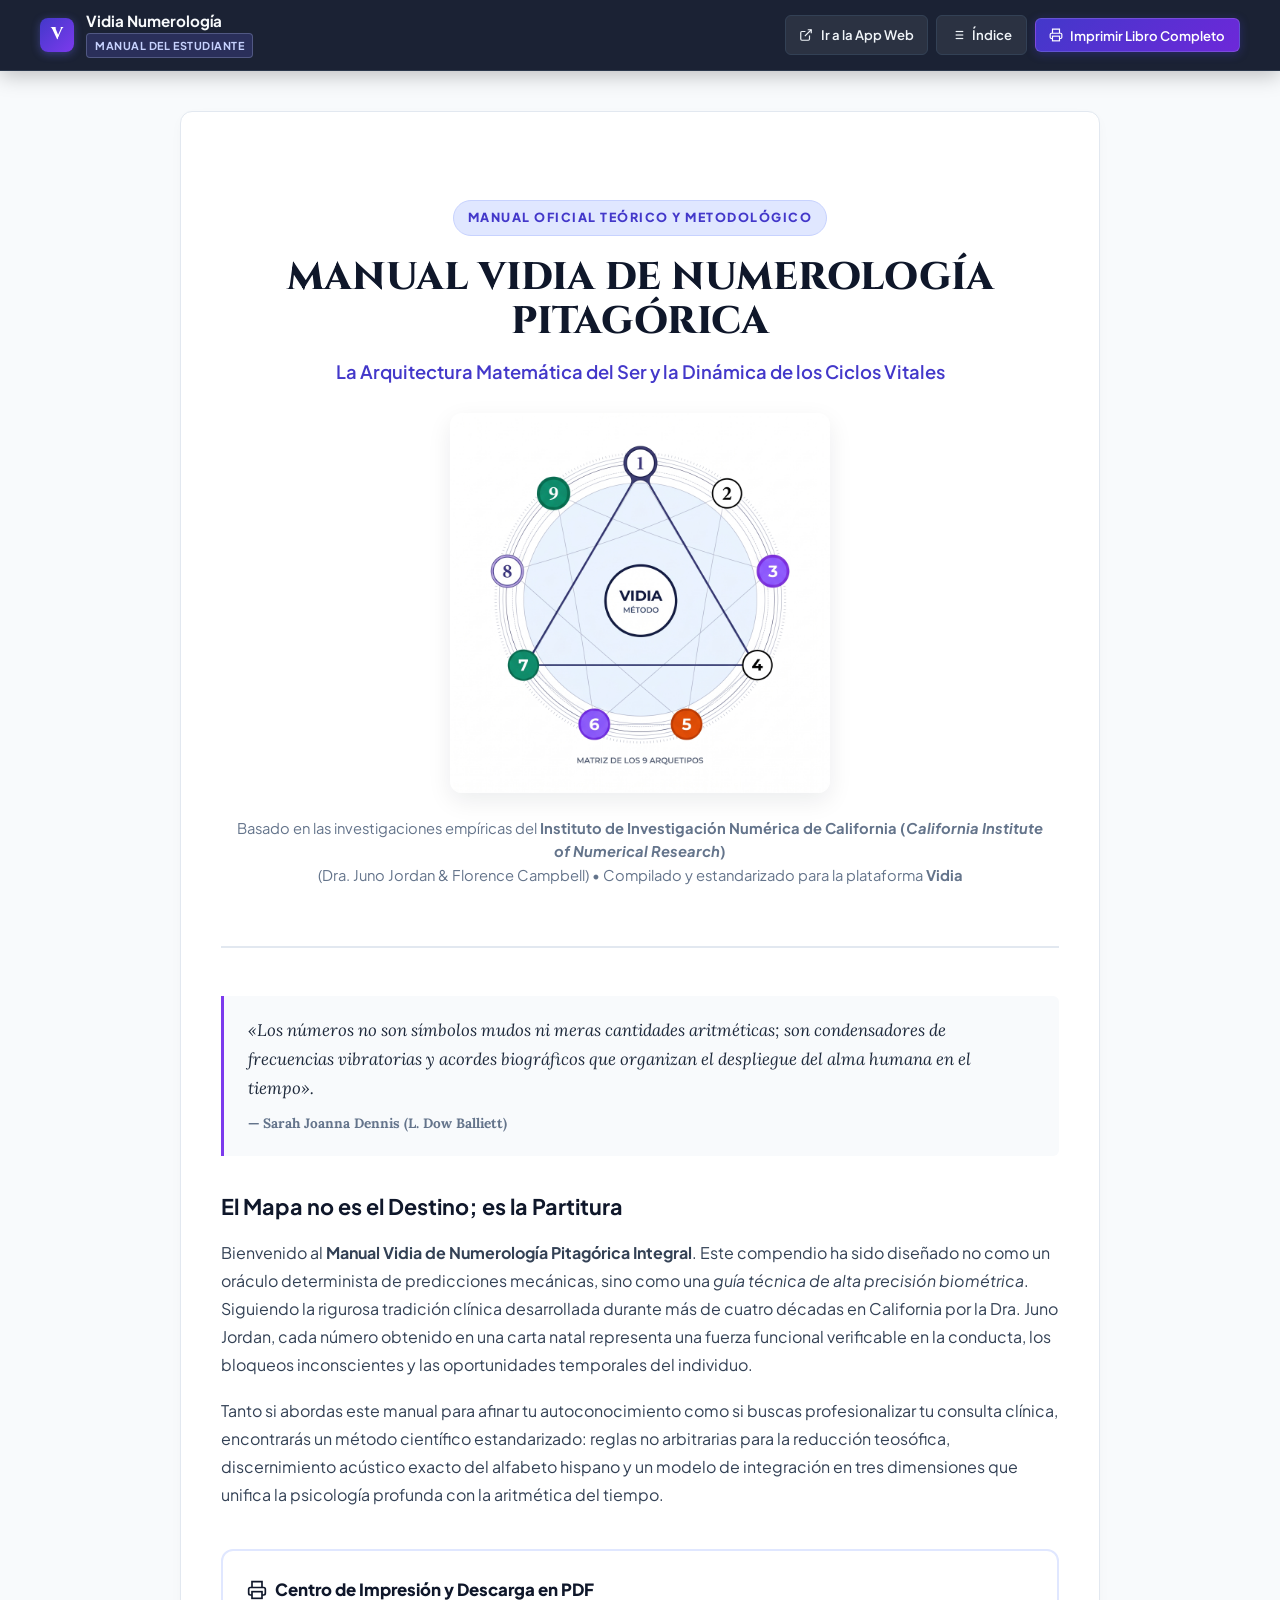
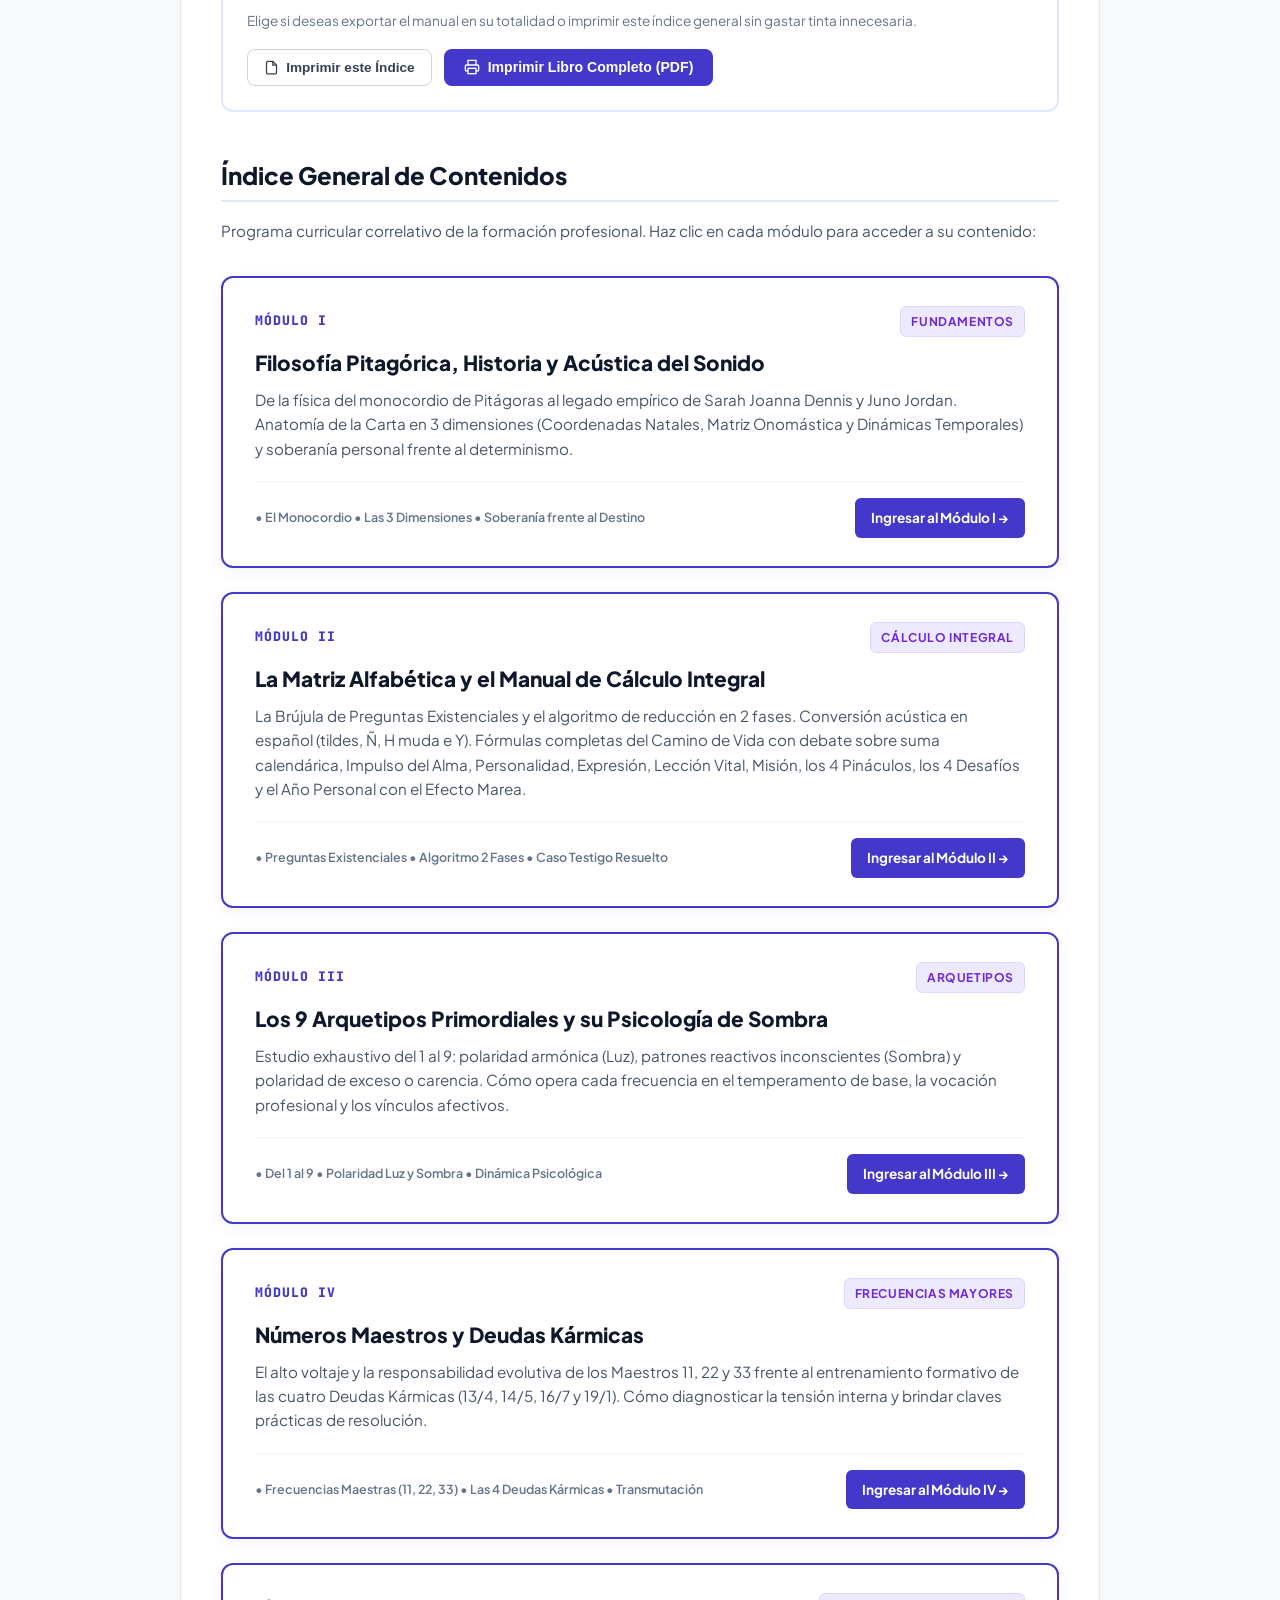
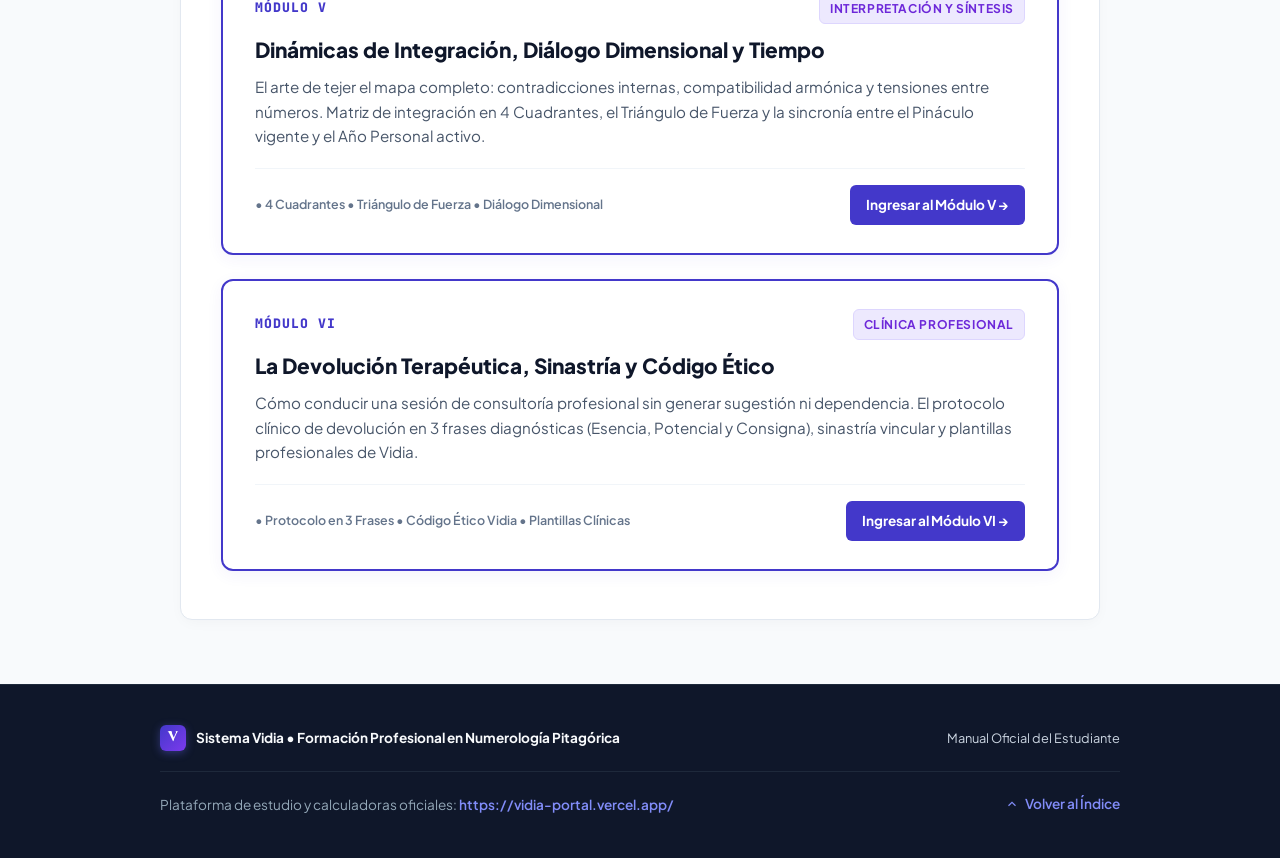
<file: index.html>
<!DOCTYPE html>
<html lang="es">
<head>
  <meta charset="UTF-8">
  <meta name="viewport" content="width=device-width, initial-scale=1.0">
  <title>Vidia • Manual Oficial de Numerología Pitagórica Integral</title>
  
  <link rel="preconnect" href="https://fonts.googleapis.com">
  <link rel="preconnect" href="https://fonts.gstatic.com" crossorigin>
  <link href="https://fonts.googleapis.com/css2?family=Cinzel:wght@600;700;800;900&family=JetBrains+Mono:wght@500;700;800&family=Lora:ital,wght@0,400;0,600;1,400&family=Plus+Jakarta+Sans:wght@400;500;600;700;800&display=swap" rel="stylesheet">
  
  <link rel="stylesheet" href="styles.css">

  <!-- Estilos integrados de respaldo para asegurar visualización impecable en vista previa -->
  <style>
    :root {
      --vidia-primary: #4338ca;
      --vidia-primary-dark: #312e81;
      --vidia-primary-light: #e0e7ff;
      --vidia-accent: #7c3aed;
      --vidia-slate-900: #0f172a;
      --vidia-slate-800: #1e293b;
      --vidia-slate-700: #334155;
      --vidia-slate-600: #475569;
      --vidia-slate-500: #64748b;
      --vidia-slate-200: #e2e8f0;
      --vidia-slate-100: #f1f5f9;
      --vidia-slate-50: #f8fafc;
      --font-sans: 'Plus Jakarta Sans', system-ui, -apple-system, sans-serif;
      --font-serif: 'Lora', Georgia, serif;
      --font-mono: 'JetBrains Mono', monospace;
    }
    *, *::before, *::after { box-sizing: border-box; margin: 0; padding: 0; }
    html { font-size: 16px; scroll-behavior: smooth; }
    body { font-family: var(--font-sans); background-color: #f8fafc; color: var(--vidia-slate-800); line-height: 1.75; overflow-x: visible; }
    
    /* Cabecera */
    .global-header { position: -webkit-sticky; position: sticky; top: 0; left: 0; right: 0; width: 100%; z-index: 1000; background-color: rgba(15, 23, 42, 0.95); backdrop-filter: blur(12px); -webkit-backdrop-filter: blur(12px); border-bottom: 1px solid rgba(51, 65, 85, 0.7); padding: 0.75rem 1.5rem; }
    .header-container { max-width: 1200px; margin: 0 auto; display: flex; flex-wrap: wrap; align-items: center; justify-content: space-between; gap: 1rem; }
    .brand-wrapper { display: flex; align-items: center; gap: 0.75rem; text-decoration: none; color: inherit; }
    .brand-icon { width: 34px; height: 34px; border-radius: 8px; background: linear-gradient(135deg, #4338ca 0%, #7c3aed 100%); color: #fff; font-weight: 800; display: flex; align-items: center; justify-content: center; }
    .brand-title { font-size: 0.95rem; font-weight: 700; color: #f8fafc; line-height: 1.2; }
    .brand-badge { font-size: 0.68rem; font-weight: 700; text-transform: uppercase; letter-spacing: 0.05em; padding: 2px 8px; border-radius: 4px; background: rgba(99, 102, 241, 0.2); color: #c7d2fe; border: 1px solid rgba(199, 210, 254, 0.25); }
    .nav-buttons { display: flex; flex-wrap: wrap; align-items: center; gap: 0.5rem; }
    .btn-nav { display: inline-flex; align-items: center; gap: 0.45rem; font-size: 0.82rem; font-weight: 600; padding: 0.45rem 0.85rem; border-radius: 6px; text-decoration: none; border: 1px solid #334155; background-color: rgba(255, 255, 255, 0.07); color: #f1f5f9; cursor: pointer; transition: all 0.2s; }
    .btn-nav:hover { background-color: rgba(255, 255, 255, 0.16); border-color: #818cf8; color: #fff; }
    .btn-nav-primary { background: linear-gradient(135deg, #4338ca 0%, #6d28d9 100%); color: #fff; border: 1px solid rgba(255, 255, 255, 0.15); }

    /* Contenedor Principal */
    .main-wrapper { max-width: 960px; margin: 2.5rem auto 4rem auto; padding: 0 1.25rem; }
    .document-sheet { background-color: #ffffff; border: 1px solid var(--vidia-slate-200); border-radius: 12px; padding: 3rem 2.5rem; box-shadow: 0 4px 15px -3px rgba(15, 23, 42, 0.04); }
    
    /* Portada */
    .hero-cover { text-align: center; padding: 2.5rem 1rem; border-bottom: 2px solid var(--vidia-slate-200); }
    .hero-tag { display: inline-block; font-size: 0.78rem; font-weight: 800; text-transform: uppercase; letter-spacing: 0.12em; padding: 6px 14px; border-radius: 9999px; background: var(--vidia-primary-light); color: var(--vidia-primary); border: 1px solid #c7d2fe; margin-bottom: 1.25rem; }
    .hero-title { font-family: 'Cinzel', serif; font-size: 2.4rem; font-weight: 800; color: var(--vidia-slate-900); line-height: 1.15; margin-bottom: 0.75rem; }
    .hero-subtitle { font-size: 1.15rem; font-weight: 600; color: var(--vidia-primary); margin-bottom: 1.5rem; }
    .hero-image-box { margin: 1.5rem auto; }
    .hero-author { font-size: 0.92rem; color: var(--vidia-slate-500); margin-top: 1.5rem; }

    /* Textos y Citas */
    blockquote.quote-box { margin: 1.75rem 0; padding: 1.25rem 1.5rem; background-color: var(--vidia-slate-50); border-left: 3px solid var(--vidia-accent); font-family: var(--font-serif); font-style: italic; font-size: 1.05rem; color: var(--vidia-slate-800); border-radius: 0 6px 6px 0; }
    .section-heading { font-size: 1.5rem; font-weight: 800; color: var(--vidia-slate-900); margin-bottom: 1rem; padding-bottom: 0.5rem; border-bottom: 2px solid var(--vidia-slate-200); }
    .sub-heading { font-size: 1.25rem; font-weight: 700; color: var(--vidia-slate-900); margin-bottom: 0.85rem; }
    p { margin-bottom: 1.15rem; color: var(--vidia-slate-700); }

    /* Panel Impresión */
    .print-panel { background: #ffffff; border: 2px solid var(--vidia-primary-light); border-radius: 12px; padding: 1.5rem; margin: 2.5rem 0 3rem 0; }
    .print-panel-header { display: flex; flex-wrap: wrap; align-items: center; justify-content: space-between; gap: 1rem; }
    .print-panel-title { font-size: 1.05rem; font-weight: 800; color: var(--vidia-slate-900); display: flex; align-items: center; gap: 0.5rem; }
    .print-actions { display: flex; flex-wrap: wrap; gap: 0.75rem; }
    .btn-print-full { background: var(--vidia-primary); color: #fff; padding: 0.65rem 1.25rem; border-radius: 8px; font-weight: 700; font-size: 0.88rem; border: none; cursor: pointer; display: inline-flex; align-items: center; gap: 0.5rem; }
    .btn-print-outline { background: #fff; color: var(--vidia-slate-700); border: 1px solid #cbd5e1; padding: 0.65rem 1rem; border-radius: 8px; font-weight: 600; font-size: 0.85rem; cursor: pointer; display: inline-flex; align-items: center; gap: 0.45rem; }

    /* Tarjetas de Módulos */
    .modules-grid { display: flex; flex-direction: column; gap: 1.5rem; margin-top: 1.5rem; }
    .module-card { background: #ffffff; border: 2px solid var(--vidia-primary); border-radius: 12px; padding: 1.75rem 2rem; box-shadow: 0 4px 16px rgba(67, 56, 202, 0.06); display: flex; flex-direction: column; gap: 0.75rem; }
    .module-card-top { display: flex; flex-wrap: wrap; align-items: center; justify-content: space-between; gap: 0.75rem; }
    .module-card-num { font-family: var(--font-mono); font-weight: 800; font-size: 0.82rem; color: var(--vidia-primary); letter-spacing: 0.08em; }
    .badge-tag { display: inline-block; font-size: 0.75rem; font-weight: 700; padding: 4px 10px; border-radius: 6px; text-transform: uppercase; letter-spacing: 0.05em; background-color: #ede9fe; color: #6d28d9; border: 1px solid #ddd6fe; }
    .module-card-title { font-size: 1.3rem; font-weight: 800; color: var(--vidia-slate-900); line-height: 1.3; }
    .module-card-desc { font-size: 0.95rem; color: var(--vidia-slate-600); line-height: 1.6; margin-bottom: 0; }
    .module-card-footer { display: flex; flex-wrap: wrap; align-items: center; justify-content: space-between; border-top: 1px solid var(--vidia-slate-100); padding-top: 1rem; margin-top: 0.5rem; gap: 0.75rem; }
    .topics-pill { font-size: 0.78rem; font-weight: 600; color: var(--vidia-slate-500); }
    .btn-read { padding: 0.5rem 1rem; border-radius: 6px; background: var(--vidia-primary); color: #ffffff; text-decoration: none; font-weight: 700; font-size: 0.85rem; display: inline-flex; align-items: center; gap: 0.35rem; }
    .btn-read:hover { background: var(--vidia-primary-dark); }

    /* Pie de Página */
    .global-footer { background-color: #0f172a; border-top: 1px solid #1e293b; padding: 2.5rem 1.5rem; color: #94a8b8; font-size: 0.85rem; margin-top: 4rem; }
    .footer-container { max-width: 960px; margin: 0 auto; display: flex; flex-direction: column; gap: 1.25rem; }
    .footer-top, .footer-bottom { display: flex; flex-wrap: wrap; justify-content: space-between; align-items: center; gap: 1rem; }
    .footer-brand { display: flex; align-items: center; gap: 0.65rem; font-weight: 700; color: #f8fafc; }
    .footer-bottom { border-top: 1px solid #1e293b; padding-top: 1.25rem; }
    .footer-bottom a, .btn-back-top { color: #818cf8; text-decoration: none; font-weight: 600; display: inline-flex; align-items: center; gap: 0.35rem; }

    @media (max-width: 640px) {
      .document-sheet { padding: 1.75rem 1.25rem; }
      .hero-title { font-size: 1.85rem; }
      .module-card { padding: 1.25rem; }
    }
    @media print { .no-print { display: none !important; } .document-sheet { border: none; box-shadow: none; padding: 0; } }
  </style>
</head>
<body>

  <!-- CABECERA GLOBAL -->
  <header class="global-header no-print">
    <div class="header-container">
      <a href="index.html" class="brand-wrapper" title="Portada Vidia">
        <div class="brand-icon">V</div>
        <div>
          <div class="brand-title">Vidia Numerología</div>
          <span class="brand-badge">MANUAL DEL ESTUDIANTE</span>
        </div>
      </a>

      <nav class="nav-buttons" aria-label="Navegación general">
        <a href="https://vidia-portal.vercel.app/" class="btn-nav" title="Ir a la App Web" target="_blank" rel="noopener">
          <svg width="14" height="14" viewBox="0 0 24 24" fill="none" stroke="currentColor" stroke-width="2"><path d="M18 13v6a2 2 0 0 1-2 2H5a2 2 0 0 1-2-2V8a2 2 0 0 1 2-2h6"/><polyline points="15 3 21 3 21 9"/><line x1="10" y1="14" x2="21" y2="3"/></svg>
          <span>Ir a la App Web</span>
        </a>

        <a href="#indice-general" class="btn-nav" title="Ver el índice de módulos">
          <svg width="14" height="14" viewBox="0 0 24 24" fill="none" stroke="currentColor" stroke-width="2"><line x1="8" y1="6" x2="21" y2="6"></line><line x1="8" y1="12" x2="21" y2="12"></line><line x1="8" y1="18" x2="21" y2="18"></line><line x1="3" y1="6" x2="3.01" y2="6"></line><line x1="3" y1="12" x2="3.01" y2="12"></line><line x1="3" y1="18" x2="3.01" y2="18"></line></svg>
          <span>Índice</span>
        </a>

        <button onclick="window.print()" class="btn-nav btn-nav-primary" title="Imprimir libro completo">
          <svg width="14" height="14" viewBox="0 0 24 24" fill="none" stroke="currentColor" stroke-width="2"><path d="M6 9V2h12v7M6 18H4a2 2 0 0 1-2-2v-5a2 2 0 0 1 2-2h16a2 2 0 0 1 2 2v5a2 2 0 0 1-2 2h-2"/><rect x="6" y="14" width="12" height="8"/></svg>
          <span>Imprimir Libro Completo</span>
        </button>
      </nav>
    </div>
  </header>

  <!-- LIENZO BLANCO EDITORIAL -->
  <main class="main-wrapper">
    <article class="document-sheet">

      <!-- PORTADA DEL LIBRO -->
      <section class="hero-cover">
        <span class="hero-tag">Manual Oficial Teórico y Metodológico</span>
        <h1 class="hero-title">MANUAL VIDIA DE NUMEROLOGÍA PITAGÓRICA</h1>
        <p class="hero-subtitle">La Arquitectura Matemática del Ser y la Dinámica de los Ciclos Vitales</p>
        
        <!-- CONTENEDOR DE LA IMAGEN DE LA MATRIZ CON FALLBACK -->
        <div class="hero-image-box">
          <img 
            src="sistema_ciclico.jpg" 
            alt="Matriz de los 9 Arquetipos • Vidia" 
            class="hero-matrix-img" 
            style="max-width: 380px; width: 100%; height: auto; margin: 0 auto; display: block; border-radius: 12px;"
            onerror="this.onerror=null; this.src='https://placehold.co/380x240/ede9fe/4338ca?text=Matriz+Pitag%C3%B3rica+Vidia';"
          >
        </div>

        <p class="hero-author">
          Basado en las investigaciones empíricas del <strong>Instituto de Investigación Numérica de California (<em>California Institute of Numerical Research</em>)</strong><br>
          (Dra. Juno Jordan &amp; Florence Campbell) &bull; Compilado y estandarizado para la plataforma <strong>Vidia</strong>
        </p>
      </section>

      <!-- INTRODUCCIÓN Y CITA -->
      <section style="margin: 3rem 0 2.5rem 0;">
        <blockquote class="quote-box" style="margin: 0 0 2rem 0;">
          «Los números no son símbolos mudos ni meras cantidades aritméticas; son condensadores de frecuencias vibratorias y acordes biográficos que organizan el despliegue del alma humana en el tiempo».
          <cite style="display: block; margin-top: 0.5rem; font-style: normal; font-size: 0.85rem; color: var(--vidia-slate-500); font-weight: 700;">— Sarah Joanna Dennis (L. Dow Balliett)</cite>
        </blockquote>

        <h2 class="sub-heading" style="font-size: 1.35rem; margin-top: 0;">El Mapa no es el Destino; es la Partitura</h2>
        <p>
          Bienvenido al <strong>Manual Vidia de Numerología Pitagórica Integral</strong>. Este compendio ha sido diseñado no como un oráculo determinista de predicciones mecánicas, sino como una <em>guía técnica de alta precisión biométrica</em>. Siguiendo la rigurosa tradición clínica desarrollada durante más de cuatro décadas en California por la Dra. Juno Jordan, cada número obtenido en una carta natal representa una fuerza funcional verificable en la conducta, los bloqueos inconscientes y las oportunidades temporales del individuo.
        </p>
        <p>
          Tanto si abordas este manual para afinar tu autoconocimiento como si buscas profesionalizar tu consulta clínica, encontrarás un método científico estandarizado: reglas no arbitrarias para la reducción teosófica, discernimiento acústico exacto del alfabeto hispano y un modelo de integración en tres dimensiones que unifica la psicología profunda con la aritmética del tiempo.
        </p>
      </section>

      <!-- PANEL DE DESCARGA E IMPRESIÓN -->
      <section class="print-panel no-print">
        <div class="print-panel-header">
          <div>
            <div class="print-panel-title">
              <svg width="20" height="20" viewBox="0 0 24 24" fill="none" stroke="currentColor" stroke-width="2"><path d="M6 9V2h12v7M6 18H4a2 2 0 0 1-2-2v-5a2 2 0 0 1 2-2h16a2 2 0 0 1 2 2v5a2 2 0 0 1-2 2h-2"/><rect x="6" y="14" width="12" height="8"/></svg>
              <span>Centro de Impresión y Descarga en PDF</span>
            </div>
            <p style="font-size: 0.85rem; color: var(--vidia-slate-500); margin: 0.25rem 0 0 0;">
              Elige si deseas exportar el manual en su totalidad o imprimir este índice general sin gastar tinta innecesaria.
            </p>
          </div>

          <div class="print-actions">
            <button onclick="window.print()" class="btn-print-outline" title="Imprimir solo la portada e índice">
              <svg width="15" height="15" viewBox="0 0 24 24" fill="none" stroke="currentColor" stroke-width="2"><path d="M14 2H6a2 2 0 0 0-2 2v16a2 2 0 0 0 2 2h12a2 2 0 0 0 2-2V8z"/><polyline points="14 2 14 8 20 8"/></svg>
              <span>Imprimir este Índice</span>
            </button>
            <button onclick="window.print()" class="btn-print-full" title="Generar versión completa de todo el libro">
              <svg width="16" height="16" viewBox="0 0 24 24" fill="none" stroke="currentColor" stroke-width="2"><path d="M6 9V2h12v7M6 18H4a2 2 0 0 1-2-2v-5a2 2 0 0 1 2-2h16a2 2 0 0 1 2 2v5a2 2 0 0 1-2 2h-2"/><rect x="6" y="14" width="12" height="8"/></svg>
              <span>Imprimir Libro Completo (PDF)</span>
            </button>
          </div>
        </div>
      </section>

      <!-- ÍNDICE GENERAL DEL MANUAL -->
      <section id="indice-general">
        <h2 class="section-heading">
          <span>Índice General de Contenidos</span>
        </h2>
        <p style="font-size: 0.95rem; color: var(--vidia-slate-600); margin-bottom: 2rem;">
          Programa curricular correlativo de la formación profesional. Haz clic en cada módulo para acceder a su contenido:
        </p>

        <div class="modules-grid">

          <!-- MÓDULO I -->
          <article class="module-card">
            <div class="module-card-top">
              <span class="module-card-num">MÓDULO I</span>
              <span class="badge-tag">Fundamentos</span>
            </div>
            <h3 class="module-card-title">Filosofía Pitagórica, Historia y Acústica del Sonido</h3>
            <p class="module-card-desc">
              De la física del monocordio de Pitágoras al legado empírico de Sarah Joanna Dennis y Juno Jordan. Anatomía de la Carta en 3 dimensiones (Coordenadas Natales, Matriz Onomástica y Dinámicas Temporales) y soberanía personal frente al determinismo.
            </p>
            <div class="module-card-footer">
              <span class="topics-pill">&bull; El Monocordio &bull; Las 3 Dimensiones &bull; Soberanía frente al Destino</span>
              <div class="no-print">
                <a href="modulo-1.html" class="btn-read">Ingresar al Módulo I &rarr;</a>
              </div>
            </div>
          </article>

          <!-- MÓDULO II -->
          <article class="module-card">
            <div class="module-card-top">
              <span class="module-card-num">MÓDULO II</span>
              <span class="badge-tag">Cálculo Integral</span>
            </div>
            <h3 class="module-card-title">La Matriz Alfabética y el Manual de Cálculo Integral</h3>
            <p class="module-card-desc">
              La Brújula de Preguntas Existenciales y el algoritmo de reducción en 2 fases. Conversión acústica en español (tildes, Ñ, H muda e Y). Fórmulas completas del Camino de Vida con debate sobre suma calendárica, Impulso del Alma, Personalidad, Expresión, Lección Vital, Misión, los 4 Pináculos, los 4 Desafíos y el Año Personal con el Efecto Marea.
            </p>
            <div class="module-card-footer">
              <span class="topics-pill">&bull; Preguntas Existenciales &bull; Algoritmo 2 Fases &bull; Caso Testigo Resuelto</span>
              <div class="no-print">
                <a href="modulo-2.html" class="btn-read">Ingresar al Módulo II &rarr;</a>
              </div>
            </div>
          </article>

          <!-- MÓDULO III -->
          <article class="module-card">
            <div class="module-card-top">
              <span class="module-card-num">MÓDULO III</span>
              <span class="badge-tag">Arquetipos</span>
            </div>
            <h3 class="module-card-title">Los 9 Arquetipos Primordiales y su Psicología de Sombra</h3>
            <p class="module-card-desc">
              Estudio exhaustivo del 1 al 9: polaridad armónica (Luz), patrones reactivos inconscientes (Sombra) y polaridad de exceso o carencia. Cómo opera cada frecuencia en el temperamento de base, la vocación profesional y los vínculos afectivos.
            </p>
            <div class="module-card-footer">
              <span class="topics-pill">&bull; Del 1 al 9 &bull; Polaridad Luz y Sombra &bull; Dinámica Psicológica</span>
              <div class="no-print">
                <a href="modulo-3.html" class="btn-read">Ingresar al Módulo III &rarr;</a>
              </div>
            </div>
          </article>

          <!-- MÓDULO IV -->
          <article class="module-card">
            <div class="module-card-top">
              <span class="module-card-num">MÓDULO IV</span>
              <span class="badge-tag">Frecuencias Mayores</span>
            </div>
            <h3 class="module-card-title">Números Maestros y Deudas Kármicas</h3>
            <p class="module-card-desc">
              El alto voltaje y la responsabilidad evolutiva de los Maestros 11, 22 y 33 frente al entrenamiento formativo de las cuatro Deudas Kármicas (13/4, 14/5, 16/7 y 19/1). Cómo diagnosticar la tensión interna y brindar claves prácticas de resolución.
            </p>
            <div class="module-card-footer">
              <span class="topics-pill">&bull; Frecuencias Maestras (11, 22, 33) &bull; Las 4 Deudas Kármicas &bull; Transmutación</span>
              <div class="no-print">
                <a href="modulo-4.html" class="btn-read">Ingresar al Módulo IV &rarr;</a>
              </div>
            </div>
          </article>

          <!-- MÓDULO V -->
          <article class="module-card">
            <div class="module-card-top">
              <span class="module-card-num">MÓDULO V</span>
              <span class="badge-tag">Interpretación y Síntesis</span>
            </div>
            <h3 class="module-card-title">Dinámicas de Integración, Diálogo Dimensional y Tiempo</h3>
            <p class="module-card-desc">
              El arte de tejer el mapa completo: contradicciones internas, compatibilidad armónica y tensiones entre números. Matriz de integración en 4 Cuadrantes, el Triángulo de Fuerza y la sincronía entre el Pináculo vigente y el Año Personal activo.
            </p>
            <div class="module-card-footer">
              <span class="topics-pill">&bull; 4 Cuadrantes &bull; Triángulo de Fuerza &bull; Diálogo Dimensional</span>
              <div class="no-print">
                <a href="modulo-5.html" class="btn-read">Ingresar al Módulo V &rarr;</a>
              </div>
            </div>
          </article>

          <!-- MÓDULO VI -->
          <article class="module-card">
            <div class="module-card-top">
              <span class="module-card-num">MÓDULO VI</span>
              <span class="badge-tag">Clínica Profesional</span>
            </div>
            <h3 class="module-card-title">La Devolución Terapéutica, Sinastría y Código Ético</h3>
            <p class="module-card-desc">
              Cómo conducir una sesión de consultoría profesional sin generar sugestión ni dependencia. El protocolo clínico de devolución en 3 frases diagnósticas (Esencia, Potencial y Consigna), sinastría vincular y plantillas profesionales de Vidia.
            </p>
            <div class="module-card-footer">
              <span class="topics-pill">&bull; Protocolo en 3 Frases &bull; Código Ético Vidia &bull; Plantillas Clínicas</span>
              <div class="no-print">
                <a href="modulo-6.html" class="btn-read">Ingresar al Módulo VI &rarr;</a>
              </div>
            </div>
          </article>

        </div>
      </section>

    </article>
  </main>

  <!-- PIE DE PÁGINA GLOBAL -->
  <footer class="global-footer">
    <div class="footer-container">
      <div class="footer-top">
        <div class="footer-brand">
          <div class="brand-icon" style="width: 26px; height: 26px; font-size: 0.85rem; border-radius: 6px;">V</div>
          <span>Sistema Vidia • Formación Profesional en Numerología Pitagórica</span>
        </div>
        <div style="font-size: 0.8rem; color: #cbd5e1;">Manual Oficial del Estudiante</div>
      </div>
      <div class="footer-bottom">
        <div>
          Plataforma de estudio y calculadoras oficiales: 
          <a href="https://vidia-portal.vercel.app/" target="_blank" rel="noopener">https://vidia-portal.vercel.app/</a>
        </div>
        <div class="footer-links no-print">
          <a href="#indice-general" class="btn-back-top" title="Volver al índice">
            <svg width="14" height="14" viewBox="0 0 24 24" fill="none" stroke="currentColor" stroke-width="2"><path d="M18 15l-6-6-6 6"/></svg>
            <span>Volver al Índice</span>
          </a>
        </div>
      </div>
    </div>
  </footer>

</body>
</html>
</file>
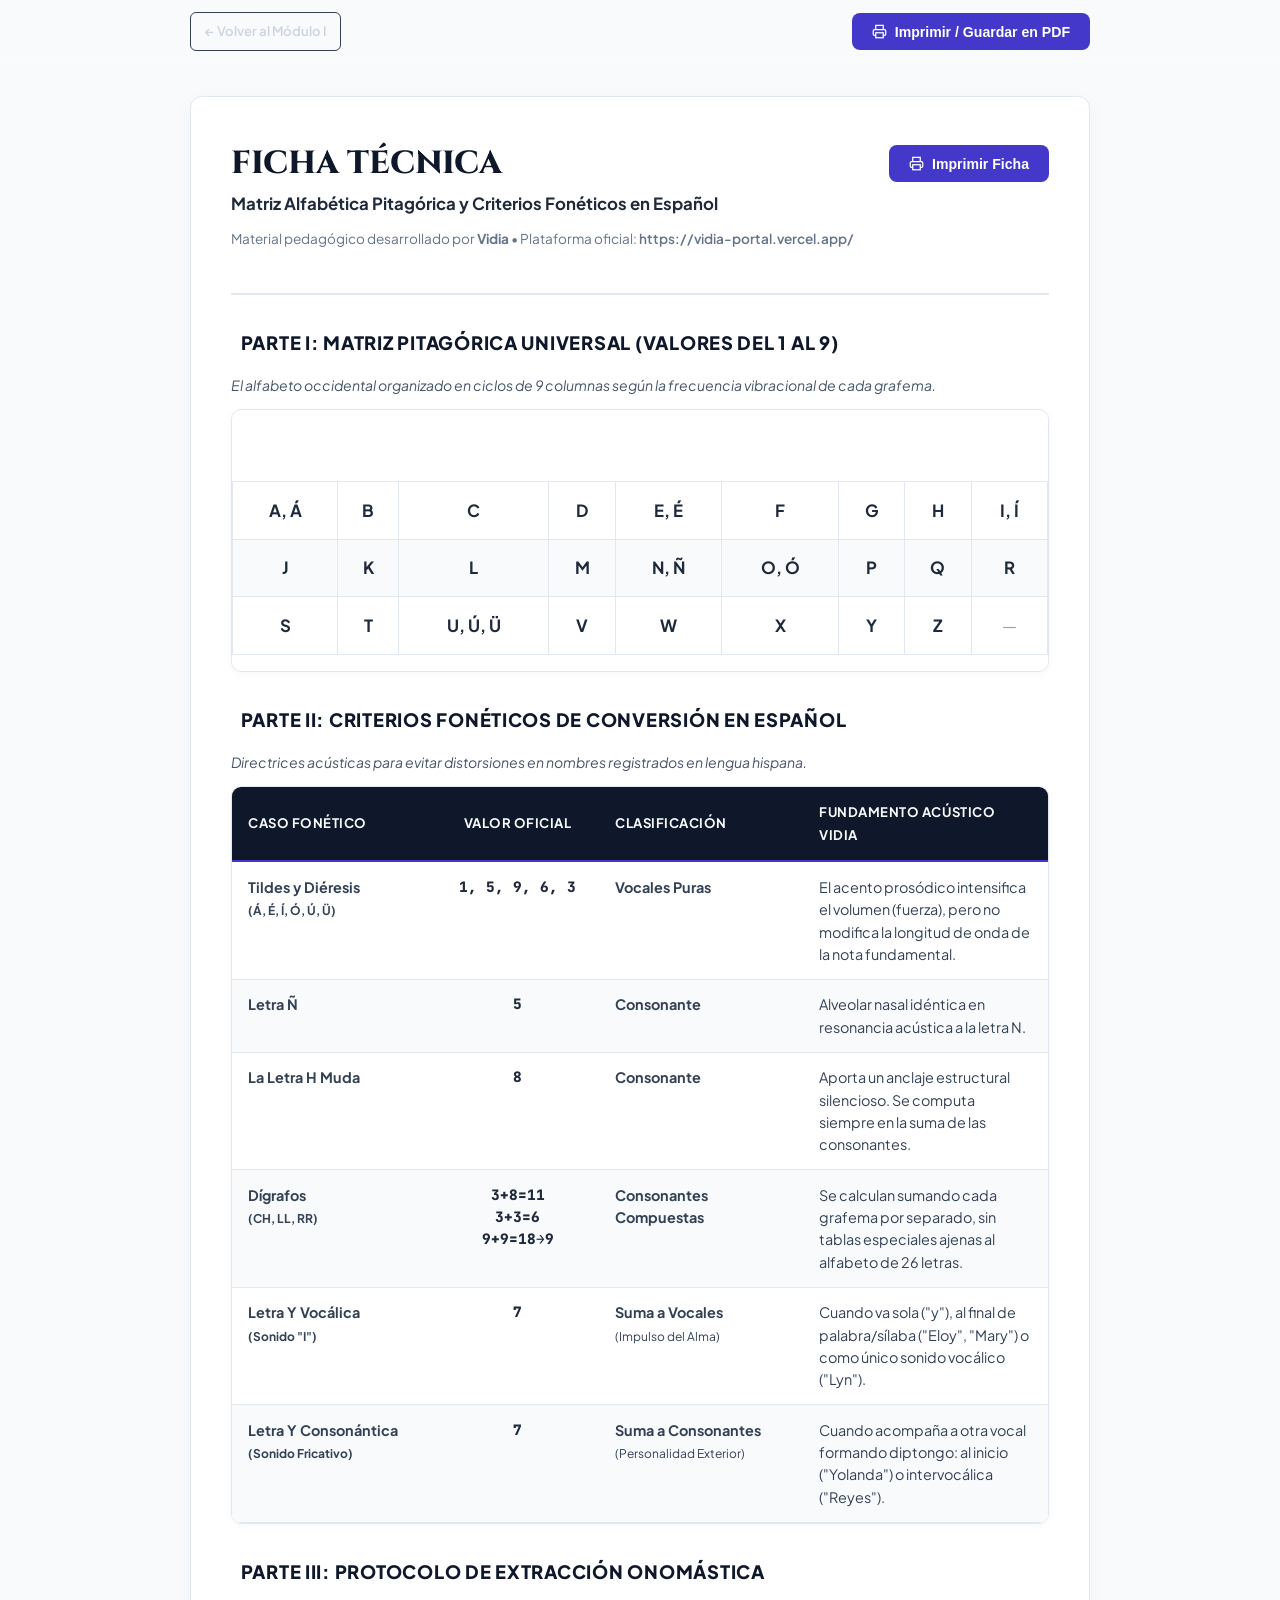
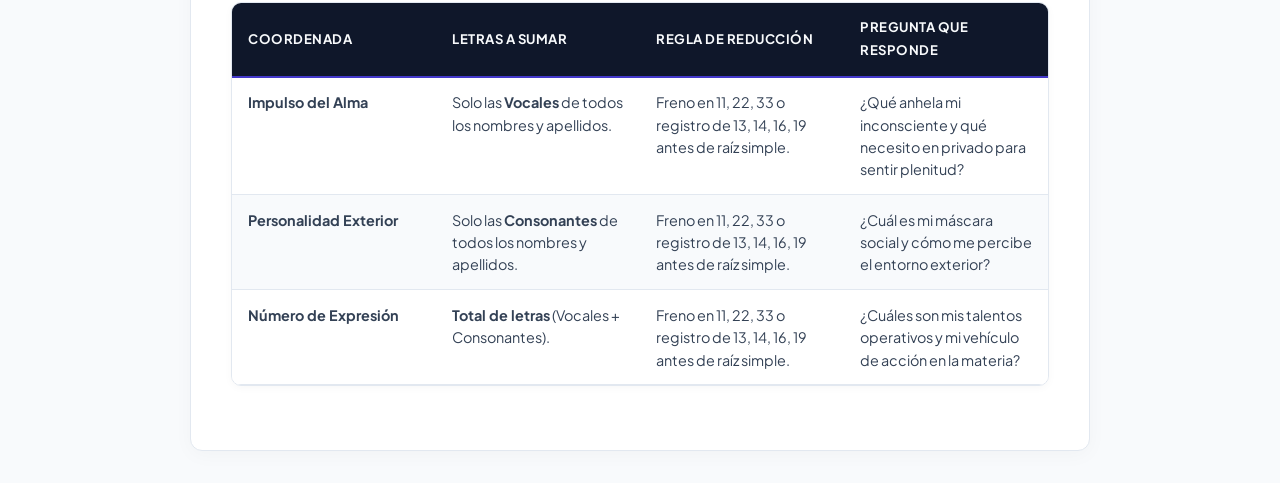
<file: ficha-alfabetica.html>
<!DOCTYPE html>
<html lang="es">
<head>
  <meta charset="UTF-8">
  <meta name="viewport" content="width=device-width, initial-scale=1.0">
  <title>Ficha Técnica • Matriz Alfabética y Fonética en Español • Vidia</title>
  
  <link rel="preconnect" href="https://fonts.googleapis.com">
  <link rel="preconnect" href="https://fonts.gstatic.com" crossorigin>
  <link href="https://fonts.googleapis.com/css2?family=Cinzel:wght@600;700;800;900&family=JetBrains+Mono:wght@500;700;800&family=Lora:ital,wght@0,400;0,600;1,400&family=Plus+Jakarta+Sans:wght@400;500;600;700;800&display=swap" rel="stylesheet">
  
  <link rel="stylesheet" href="styles.css">
  <style>
    body { background: #f8fafc; }
    .ficha-sheet {
      max-width: 900px;
      margin: 2rem auto;
      background: #ffffff;
      border: 1px solid var(--vidia-slate-200);
      border-radius: 12px;
      padding: 3rem 2.5rem;
      box-shadow: 0 4px 20px rgba(0,0,0,0.03);
    }
    .ficha-header {
      border-bottom: 2px solid var(--vidia-slate-200);
      padding-bottom: 1.5rem;
      margin-bottom: 2rem;
      display: flex;
      justify-content: space-between;
      align-items: flex-start;
      gap: 1.5rem;
    }
    .ficha-title {
      font-family: var(--font-display);
      font-size: 2rem;
      font-weight: 800;
      color: var(--vidia-slate-900);
      line-height: 1.2;
      margin-bottom: 0.35rem;
    }
    .ficha-subtitle {
      font-size: 1.05rem;
      font-weight: 700;
      color: var(--vidia-indigo-600);
      margin-bottom: 0.5rem;
    }
    .ficha-credits {
      font-size: 0.85rem;
      color: var(--vidia-slate-500);
    }
    .ficha-credits a {
      color: var(--vidia-indigo-600);
      text-decoration: none;
      font-weight: 600;
    }
    .ficha-section-title {
      font-size: 1.15rem;
      font-weight: 800;
      color: var(--vidia-slate-900);
      margin: 2rem 0 0.85rem 0;
      text-transform: uppercase;
      letter-spacing: 0.04em;
      border-left: 3px solid var(--vidia-indigo-600);
      padding-left: 0.6rem;
    }
    .ficha-note {
      font-size: 0.88rem;
      color: var(--vidia-slate-600);
      margin-bottom: 0.75rem;
      font-style: italic;
    }
    .matrix-table {
      width: 100%;
      border-collapse: collapse;
      text-align: center;
      margin: 1rem 0;
    }
    .matrix-table th {
      background: var(--vidia-indigo-600);
      color: #ffffff;
      font-family: var(--font-mono);
      font-size: 1.1rem;
      font-weight: 800;
      padding: 0.75rem 0.5rem;
      border: 1px solid var(--vidia-indigo-700);
    }
    .matrix-table td {
      border: 1px solid var(--vidia-slate-200);
      padding: 0.85rem 0.5rem;
      font-size: 1.05rem;
      font-weight: 700;
      color: var(--vidia-slate-800);
    }
    .matrix-table tr:nth-child(even) td {
      background: #f8fafc;
    }
    .vowel-badge {
      color: var(--vidia-indigo-600);
      font-weight: 800;
    }
    @media print {
      body { background: #ffffff; }
      .ficha-sheet {
        border: none;
        box-shadow: none;
        padding: 0;
        margin: 0;
        max-width: 100%;
      }
      .no-print { display: none !important; }
      .matrix-table th { background: var(--vidia-indigo-600) !important; color: #ffffff !important; -webkit-print-color-adjust: exact; }
      .data-table th { background: #f8fafc !important; -webkit-print-color-adjust: exact; }
    }
  </style>
</head>
<body>

  <!-- BARRA DE ACCIÓN SUPERIOR NO IMPRIMIBLE -->
  <aside class="no-print" style="background: var(--vidia-header-bg); padding: 0.75rem 1.5rem; border-bottom: 1px solid rgba(255,255,255,0.1);">
    <div style="max-width: 900px; margin: 0 auto; display: flex; justify-content: space-between; align-items: center; gap: 1rem; flex-wrap: wrap;">
      <a href="modulo-1.html#punto-3" class="btn-nav" style="color: #cbd5e1; text-decoration: none; font-size: 0.82rem; font-weight: 600;">
        &larr; Volver al Módulo I
      </a>
      <div style="display: flex; gap: 0.6rem; align-items: center;">
        <button onclick="window.print()" class="btn-print-full" style="cursor: pointer;">
          <svg width="15" height="15" viewBox="0 0 24 24" fill="none" stroke="currentColor" stroke-width="2"><path d="M6 9V2h12v7M6 18H4a2 2 0 0 1-2-2v-5a2 2 0 0 1 2-2h16a2 2 0 0 1 2 2v5a2 2 0 0 1-2 2h-2"/><rect x="6" y="14" width="12" height="8"/></svg>
          <span>Imprimir / Guardar en PDF</span>
        </button>
      </div>
    </div>
  </aside>

  <main class="ficha-sheet">
    <header class="ficha-header">
      <div>
        <h1 class="ficha-title">FICHA TÉCNICA</h1>
        <div class="ficha-subtitle">Matriz Alfabética Pitagórica y Criterios Fonéticos en Español</div>
        <p class="ficha-credits">
          Material pedagógico desarrollado por <strong>Vidia</strong> &bull; Plataforma oficial: <a href="https://vidia-portal.vercel.app/" target="_blank" rel="noopener">https://vidia-portal.vercel.app/</a>
        </p>
      </div>
      <button onclick="window.print()" class="btn-print-full no-print" title="Imprimir esta Ficha">
        <svg width="15" height="15" viewBox="0 0 24 24" fill="none" stroke="currentColor" stroke-width="2"><path d="M6 9V2h12v7M6 18H4a2 2 0 0 1-2-2v-5a2 2 0 0 1 2-2h16a2 2 0 0 1 2 2v5a2 2 0 0 1-2 2h-2"/><rect x="6" y="14" width="12" height="8"/></svg>
        <span>Imprimir Ficha</span>
      </button>
    </header>

    <!-- PARTE I: MATRIZ PITAGÓRICA -->
    <section>
      <h2 class="ficha-section-title">Parte I: Matriz Pitagórica Universal (Valores del 1 al 9)</h2>
      <p class="ficha-note">El alfabeto occidental organizado en ciclos de 9 columnas según la frecuencia vibracional de cada grafema.</p>

      <div class="table-container" style="margin: 0.75rem 0 1.5rem 0;">
        <table class="matrix-table">
          <thead>
            <tr>
              <th>1</th>
              <th>2</th>
              <th>3</th>
              <th>4</th>
              <th>5</th>
              <th>6</th>
              <th>7</th>
              <th>8</th>
              <th>9</th>
            </tr>
          </thead>
          <tbody>
            <tr>
              <td class="vowel-badge">A, Á</td>
              <td>B</td>
              <td>C</td>
              <td>D</td>
              <td class="vowel-badge">E, É</td>
              <td>F</td>
              <td>G</td>
              <td>H</td>
              <td class="vowel-badge">I, Í</td>
            </tr>
            <tr>
              <td>J</td>
              <td>K</td>
              <td>L</td>
              <td>M</td>
              <td>N, Ñ</td>
              <td class="vowel-badge">O, Ó</td>
              <td>P</td>
              <td>Q</td>
              <td>R</td>
            </tr>
            <tr>
              <td>S</td>
              <td>T</td>
              <td class="vowel-badge">U, Ú, Ü</td>
              <td>V</td>
              <td>W</td>
              <td>X</td>
              <td>Y</td>
              <td>Z</td>
              <td style="color: var(--vidia-slate-400); font-weight: 400;">—</td>
            </tr>
          </tbody>
        </table>
      </div>
    </section>

    <!-- PARTE II: REGLAS FONÉTICAS -->
    <section style="margin-top: 1.75rem;">
      <h2 class="ficha-section-title">Parte II: Criterios Fonéticos de Conversión en Español</h2>
      <p class="ficha-note">Directrices acústicas para evitar distorsiones en nombres registrados en lengua hispana.</p>

      <div class="table-container" style="margin: 0.75rem 0 1.5rem 0;">
        <table class="data-table">
          <thead>
            <tr>
              <th style="width: 25%;">Caso Fonético</th>
              <th style="width: 20%; text-align: center;">Valor Oficial</th>
              <th style="width: 25%;">Clasificación</th>
              <th style="width: 30%;">Fundamento Acústico Vidia</th>
            </tr>
          </thead>
          <tbody>
            <tr>
              <td><strong>Tildes y Diéresis<br><small>(Á, É, Í, Ó, Ú, Ü)</small></strong></td>
              <td style="text-align: center; font-weight: 800; font-family: var(--font-mono); color: var(--vidia-indigo-600);">1, 5, 9, 6, 3</td>
              <td><strong>Vocales Puras</strong></td>
              <td>El acento prosódico intensifica el volumen (fuerza), pero no modifica la longitud de onda de la nota fundamental.</td>
            </tr>
            <tr>
              <td><strong>Letra Ñ</strong></td>
              <td style="text-align: center; font-weight: 800; font-family: var(--font-mono); color: var(--vidia-indigo-600);">5</td>
              <td><strong>Consonante</strong></td>
              <td>Alveolar nasal idéntica en resonancia acústica a la letra N.</td>
            </tr>
            <tr>
              <td><strong>La Letra H Muda</strong></td>
              <td style="text-align: center; font-weight: 800; font-family: var(--font-mono); color: var(--vidia-indigo-600);">8</td>
              <td><strong>Consonante</strong></td>
              <td>Aporta un anclaje estructural silencioso. Se computa siempre en la suma de las consonantes.</td>
            </tr>
            <tr>
              <td><strong>Dígrafos<br><small>(CH, LL, RR)</small></strong></td>
              <td style="text-align: center; font-weight: 800; font-family: var(--font-mono); color: var(--vidia-indigo-600);">3+8=11<br>3+3=6<br>9+9=18&rarr;9</td>
              <td><strong>Consonantes Compuestas</strong></td>
              <td>Se calculan sumando cada grafema por separado, sin tablas especiales ajenas al alfabeto de 26 letras.</td>
            </tr>
            <tr>
              <td><strong>Letra Y Vocálica<br><small>(Sonido "I")</small></strong></td>
              <td style="text-align: center; font-weight: 800; font-family: var(--font-mono); color: var(--vidia-indigo-600);">7</td>
              <td><strong>Suma a Vocales</strong><br><small>(Impulso del Alma)</small></td>
              <td>Cuando va sola ("y"), al final de palabra/sílaba ("Eloy", "Mary") o como único sonido vocálico ("Lyn").</td>
            </tr>
            <tr>
              <td><strong>Letra Y Consonántica<br><small>(Sonido Fricativo)</small></strong></td>
              <td style="text-align: center; font-weight: 800; font-family: var(--font-mono); color: var(--vidia-indigo-600);">7</td>
              <td><strong>Suma a Consonantes</strong><br><small>(Personalidad Exterior)</small></td>
              <td>Cuando acompaña a otra vocal formando diptongo: al inicio ("Yolanda") o intervocálica ("Reyes").</td>
            </tr>
          </tbody>
        </table>
      </div>
    </section>

    <!-- PARTE III: SUMAS ONOMÁSTICAS -->
    <section style="margin-top: 1.75rem;">
      <h2 class="ficha-section-title">Parte III: Protocolo de Extracción Onomástica</h2>
      <div class="table-container" style="margin: 0.75rem 0 1rem 0;">
        <table class="data-table">
          <thead>
            <tr>
              <th style="width: 25%;">Coordenada</th>
              <th style="width: 25%;">Letras a Sumar</th>
              <th style="width: 25%;">Regla de Reducción</th>
              <th style="width: 25%;">Pregunta que Responde</th>
            </tr>
          </thead>
          <tbody>
            <tr>
              <td><strong>Impulso del Alma</strong></td>
              <td>Solo las <strong>Vocales</strong> de todos los nombres y apellidos.</td>
              <td>Freno en 11, 22, 33 o registro de 13, 14, 16, 19 antes de raíz simple.</td>
              <td>¿Qué anhela mi inconsciente y qué necesito en privado para sentir plenitud?</td>
            </tr>
            <tr>
              <td><strong>Personalidad Exterior</strong></td>
              <td>Solo las <strong>Consonantes</strong> de todos los nombres y apellidos.</td>
              <td>Freno en 11, 22, 33 o registro de 13, 14, 16, 19 antes de raíz simple.</td>
              <td>¿Cuál es mi máscara social y cómo me percibe el entorno exterior?</td>
            </tr>
            <tr>
              <td><strong>Número de Expresión</strong></td>
              <td><strong>Total de letras</strong> (Vocales + Consonantes).</td>
              <td>Freno en 11, 22, 33 o registro de 13, 14, 16, 19 antes de raíz simple.</td>
              <td>¿Cuáles son mis talentos operativos y mi vehículo de acción en la materia?</td>
            </tr>
          </tbody>
        </table>
      </div>
    </section>
  </main>

</body>
</html>
</file>
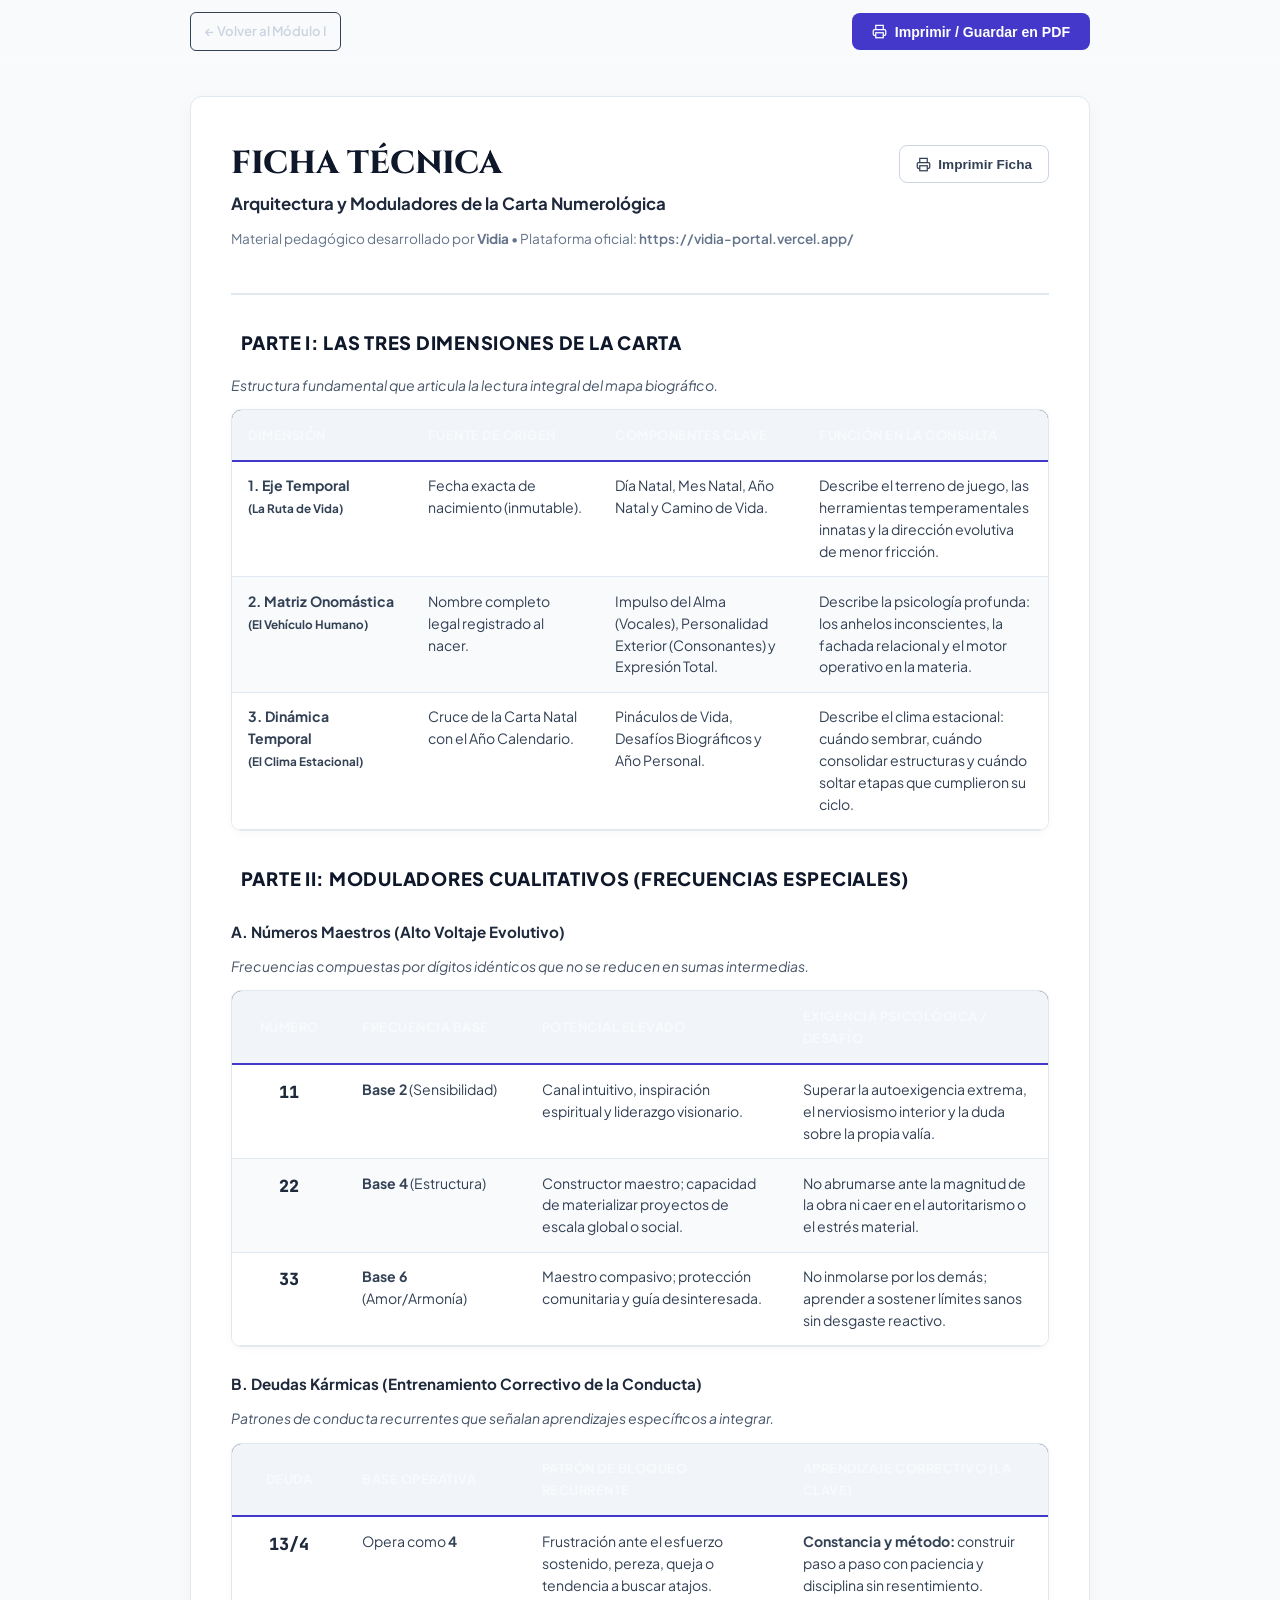
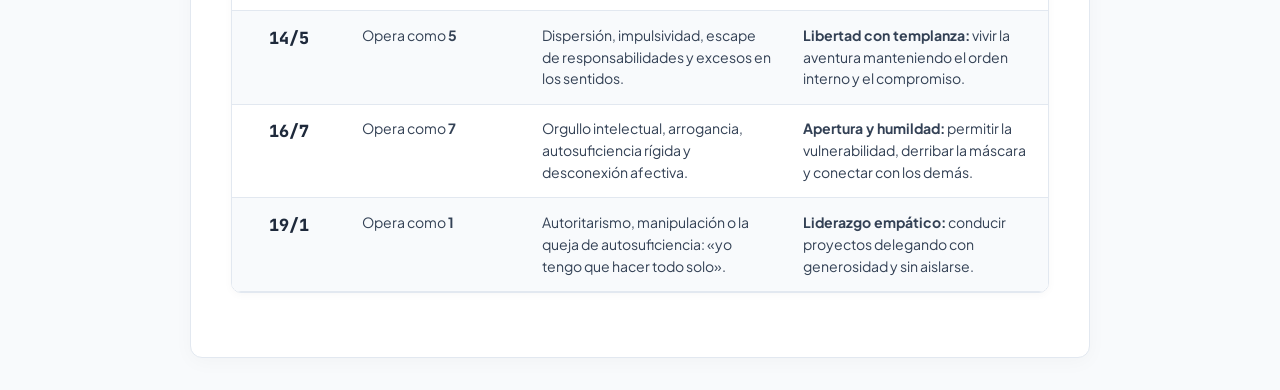
<file: ficha-tecnica.html>
<!DOCTYPE html>
<html lang="es">
<head>
  <meta charset="UTF-8">
  <meta name="viewport" content="width=device-width, initial-scale=1.0">
  <title>Ficha Técnica • Dimensiones y Moduladores de la Carta • Vidia</title>
  
  <link rel="preconnect" href="https://fonts.googleapis.com">
  <link rel="preconnect" href="https://fonts.gstatic.com" crossorigin>
  <link href="https://fonts.googleapis.com/css2?family=Cinzel:wght@600;700;800;900&family=JetBrains+Mono:wght@500;700;800&family=Lora:ital,wght@0,400;0,600;1,400&family=Plus+Jakarta+Sans:wght@400;500;600;700;800&display=swap" rel="stylesheet">
  
  <link rel="stylesheet" href="styles.css">
  <style>
    body { background: #f8fafc; }
    .ficha-sheet {
      max-width: 900px;
      margin: 2rem auto;
      background: #ffffff;
      border: 1px solid var(--vidia-slate-200);
      border-radius: 12px;
      padding: 3rem 2.5rem;
      box-shadow: 0 4px 20px rgba(0,0,0,0.03);
    }
    .ficha-header {
      border-bottom: 2px solid var(--vidia-slate-200);
      padding-bottom: 1.5rem;
      margin-bottom: 2rem;
      display: flex;
      justify-content: space-between;
      align-items: flex-start;
      gap: 1.5rem;
    }
    .ficha-title {
      font-family: var(--font-display);
      font-size: 2rem;
      font-weight: 800;
      color: var(--vidia-slate-900);
      line-height: 1.2;
      margin-bottom: 0.35rem;
    }
    .ficha-subtitle {
      font-size: 1.05rem;
      font-weight: 700;
      color: var(--vidia-indigo-600);
      margin-bottom: 0.5rem;
    }
    .ficha-credits {
      font-size: 0.85rem;
      color: var(--vidia-slate-500);
    }
    .ficha-credits a {
      color: var(--vidia-indigo-600);
      text-decoration: none;
      font-weight: 600;
    }
    .ficha-section-title {
      font-size: 1.15rem;
      font-weight: 800;
      color: var(--vidia-slate-900);
      margin: 2rem 0 0.85rem 0;
      text-transform: uppercase;
      letter-spacing: 0.04em;
      border-left: 3px solid var(--vidia-indigo-600);
      padding-left: 0.6rem;
    }
    .ficha-sub-title {
      font-size: 0.95rem;
      font-weight: 700;
      color: var(--vidia-indigo-700);
      margin: 1.5rem 0 0.5rem 0;
    }
    .ficha-note {
      font-size: 0.88rem;
      color: var(--vidia-slate-600);
      margin-bottom: 0.75rem;
      font-style: italic;
    }
    .data-table th {
      background: #f1f5f9;
      font-size: 0.8rem;
    }
    .data-table td {
      font-size: 0.88rem;
      line-height: 1.55;
    }
    @media print {
      body { background: #ffffff; }
      .ficha-sheet {
        border: none;
        box-shadow: none;
        padding: 0;
        margin: 0;
        max-width: 100%;
      }
      .no-print { display: none !important; }
      .data-table th { background: #f8fafc !important; -webkit-print-color-adjust: exact; }
    }
  </style>
</head>
<body>

  <!-- BARRA DE ACCIÓN SUPERIOR NO IMPRIMIBLE -->
  <aside class="no-print" style="background: var(--vidia-header-bg); padding: 0.75rem 1.5rem; border-bottom: 1px solid rgba(255,255,255,0.1);">
    <div style="max-width: 900px; margin: 0 auto; display: flex; justify-content: space-between; align-items: center; gap: 1rem; flex-wrap: wrap;">
      <a href="modulo-1.html#punto-4" class="btn-nav" style="color: #cbd5e1; text-decoration: none; font-size: 0.82rem; font-weight: 600;">
        &larr; Volver al Módulo I
      </a>
      <div style="display: flex; gap: 0.6rem; align-items: center;">
        <button onclick="window.print()" class="btn-print-full" style="cursor: pointer;">
          <svg width="15" height="15" viewBox="0 0 24 24" fill="none" stroke="currentColor" stroke-width="2"><path d="M6 9V2h12v7M6 18H4a2 2 0 0 1-2-2v-5a2 2 0 0 1 2-2h16a2 2 0 0 1 2 2v5a2 2 0 0 1-2 2h-2"/><rect x="6" y="14" width="12" height="8"/></svg>
          <span>Imprimir / Guardar en PDF</span>
        </button>
      </div>
    </div>
  </aside>

  <main class="ficha-sheet">
    <!-- ENCABEZADO OFICIAL DE LA FICHA -->
    <header class="ficha-header">
      <div>
        <h1 class="ficha-title">FICHA TÉCNICA</h1>
        <div class="ficha-subtitle">Arquitectura y Moduladores de la Carta Numerológica</div>
        <p class="ficha-credits">
          Material pedagógico desarrollado por <strong>Vidia</strong> &bull; Plataforma oficial: <a href="https://vidia-portal.vercel.app/" target="_blank" rel="noopener">https://vidia-portal.vercel.app/</a>
        </p>
      </div>
      <button onclick="window.print()" class="btn-print-outline no-print" title="Imprimir esta Ficha">
        <svg width="15" height="15" viewBox="0 0 24 24" fill="none" stroke="currentColor" stroke-width="2"><path d="M6 9V2h12v7M6 18H4a2 2 0 0 1-2-2v-5a2 2 0 0 1 2-2h16a2 2 0 0 1 2 2v5a2 2 0 0 1-2 2h-2"/><rect x="6" y="14" width="12" height="8"/></svg>
        <span>Imprimir Ficha</span>
      </button>
    </header>

    <!-- PARTE I: LAS TRES DIMENSIONES -->
    <section>
      <h2 class="ficha-section-title">Parte I: Las Tres Dimensiones de la Carta</h2>
      <p class="ficha-note">Estructura fundamental que articula la lectura integral del mapa biográfico.</p>

      <div class="table-container" style="margin: 0.75rem 0 1.5rem 0;">
        <table class="data-table">
          <thead>
            <tr>
              <th style="width: 22%;">Dimensión</th>
              <th style="width: 23%;">Fuente de Origen</th>
              <th style="width: 25%;">Componentes Clave</th>
              <th style="width: 30%;">Función en la Consulta</th>
            </tr>
          </thead>
          <tbody>
            <tr>
              <td><strong>1. Eje Temporal<br><small>(La Ruta de Vida)</small></strong></td>
              <td>Fecha exacta de nacimiento (inmutable).</td>
              <td>Día Natal, Mes Natal, Año Natal y Camino de Vida.</td>
              <td>Describe el terreno de juego, las herramientas temperamentales innatas y la dirección evolutiva de menor fricción.</td>
            </tr>
            <tr>
              <td><strong>2. Matriz Onomástica<br><small>(El Vehículo Humano)</small></strong></td>
              <td>Nombre completo legal registrado al nacer.</td>
              <td>Impulso del Alma (Vocales), Personalidad Exterior (Consonantes) y Expresión Total.</td>
              <td>Describe la psicología profunda: los anhelos inconscientes, la fachada relacional y el motor operativo en la materia.</td>
            </tr>
            <tr>
              <td><strong>3. Dinámica Temporal<br><small>(El Clima Estacional)</small></strong></td>
              <td>Cruce de la Carta Natal con el Año Calendario.</td>
              <td>Pináculos de Vida, Desafíos Biográficos y Año Personal.</td>
              <td>Describe el clima estacional: cuándo sembrar, cuándo consolidar estructuras y cuándo soltar etapas que cumplieron su ciclo.</td>
            </tr>
          </tbody>
        </table>
      </div>
    </section>

    <!-- PARTE II: MODULADORES CUALITATIVOS -->
    <section style="margin-top: 2rem;">
      <h2 class="ficha-section-title">Parte II: Moduladores Cualitativos (Frecuencias Especiales)</h2>

      <!-- NÚMEROS MAESTROS -->
      <h3 class="ficha-sub-title">A. Números Maestros (Alto Voltaje Evolutivo)</h3>
      <p class="ficha-note">Frecuencias compuestas por dígitos idénticos que no se reducen en sumas intermedias.</p>

      <div class="table-container" style="margin: 0.5rem 0 1.5rem 0;">
        <table class="data-table">
          <thead>
            <tr>
              <th style="width: 14%; text-align: center;">Número</th>
              <th style="width: 22%;">Frecuencia Base</th>
              <th style="width: 32%;">Potencial Elevado</th>
              <th style="width: 32%;">Exigencia Psicológica / Desafío</th>
            </tr>
          </thead>
          <tbody>
            <tr>
              <td style="text-align: center; font-weight: 800; font-family: var(--font-mono); color: var(--vidia-indigo-600); font-size: 1.05rem;">11</td>
              <td><strong>Base 2</strong> (Sensibilidad)</td>
              <td>Canal intuitivo, inspiración espiritual y liderazgo visionario.</td>
              <td>Superar la autoexigencia extrema, el nerviosismo interior y la duda sobre la propia valía.</td>
            </tr>
            <tr>
              <td style="text-align: center; font-weight: 800; font-family: var(--font-mono); color: var(--vidia-indigo-600); font-size: 1.05rem;">22</td>
              <td><strong>Base 4</strong> (Estructura)</td>
              <td>Constructor maestro; capacidad de materializar proyectos de escala global o social.</td>
              <td>No abrumarse ante la magnitud de la obra ni caer en el autoritarismo o el estrés material.</td>
            </tr>
            <tr>
              <td style="text-align: center; font-weight: 800; font-family: var(--font-mono); color: var(--vidia-indigo-600); font-size: 1.05rem;">33</td>
              <td><strong>Base 6</strong> (Amor/Armonía)</td>
              <td>Maestro compasivo; protección comunitaria y guía desinteresada.</td>
              <td>No inmolarse por los demás; aprender a sostener límites sanos sin desgaste reactivo.</td>
            </tr>
          </tbody>
        </table>
      </div>

      <!-- DEUDAS KÁRMICAS -->
      <h3 class="ficha-sub-title">B. Deudas Kármicas (Entrenamiento Correctivo de la Conducta)</h3>
      <p class="ficha-note">Patrones de conducta recurrentes que señalan aprendizajes específicos a integrar.</p>

      <div class="table-container" style="margin: 0.5rem 0 1rem 0;">
        <table class="data-table">
          <thead>
            <tr>
              <th style="width: 14%; text-align: center;">Deuda</th>
              <th style="width: 22%;">Base Operativa</th>
              <th style="width: 32%;">Patrón de Bloqueo Recurrente</th>
              <th style="width: 32%;">Aprendizaje Correctivo (La Clave)</th>
            </tr>
          </thead>
          <tbody>
            <tr>
              <td style="text-align: center; font-weight: 800; font-family: var(--font-mono); color: var(--vidia-indigo-600); font-size: 1.05rem;">13/4</td>
              <td>Opera como <strong>4</strong></td>
              <td>Frustración ante el esfuerzo sostenido, pereza, queja o tendencia a buscar atajos.</td>
              <td><strong>Constancia y método:</strong> construir paso a paso con paciencia y disciplina sin resentimiento.</td>
            </tr>
            <tr>
              <td style="text-align: center; font-weight: 800; font-family: var(--font-mono); color: var(--vidia-indigo-600); font-size: 1.05rem;">14/5</td>
              <td>Opera como <strong>5</strong></td>
              <td>Dispersión, impulsividad, escape de responsabilidades y excesos en los sentidos.</td>
              <td><strong>Libertad con templanza:</strong> vivir la aventura manteniendo el orden interno y el compromiso.</td>
            </tr>
            <tr>
              <td style="text-align: center; font-weight: 800; font-family: var(--font-mono); color: var(--vidia-indigo-600); font-size: 1.05rem;">16/7</td>
              <td>Opera como <strong>7</strong></td>
              <td>Orgullo intelectual, arrogancia, autosuficiencia rígida y desconexión afectiva.</td>
              <td><strong>Apertura y humildad:</strong> permitir la vulnerabilidad, derribar la máscara y conectar con los demás.</td>
            </tr>
            <tr>
              <td style="text-align: center; font-weight: 800; font-family: var(--font-mono); color: var(--vidia-indigo-600); font-size: 1.05rem;">19/1</td>
              <td>Opera como <strong>1</strong></td>
              <td>Autoritarismo, manipulación o la queja de autosuficiencia: «yo tengo que hacer todo solo».</td>
              <td><strong>Liderazgo empático:</strong> conducir proyectos delegando con generosidad y sin aislarse.</td>
            </tr>
          </tbody>
        </table>
      </div>
    </section>
  </main>

</body>
</html>
</file>
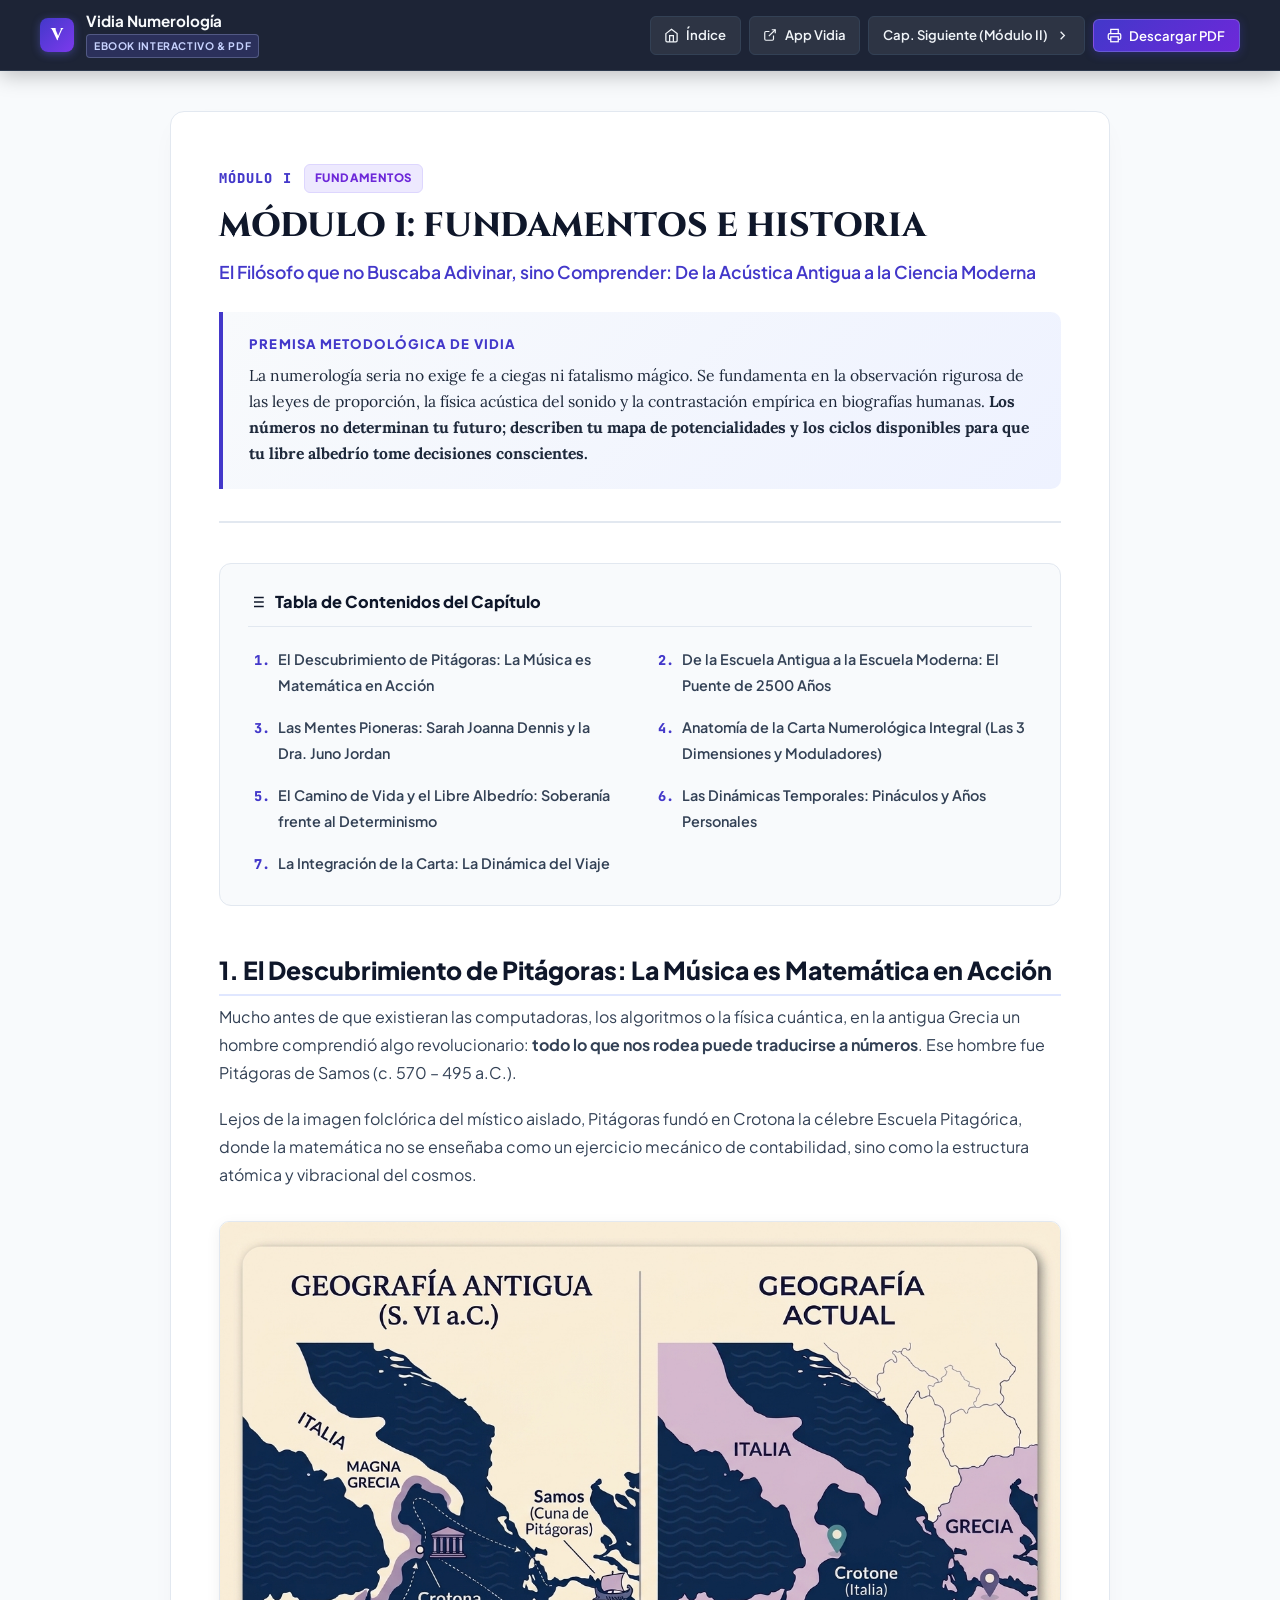
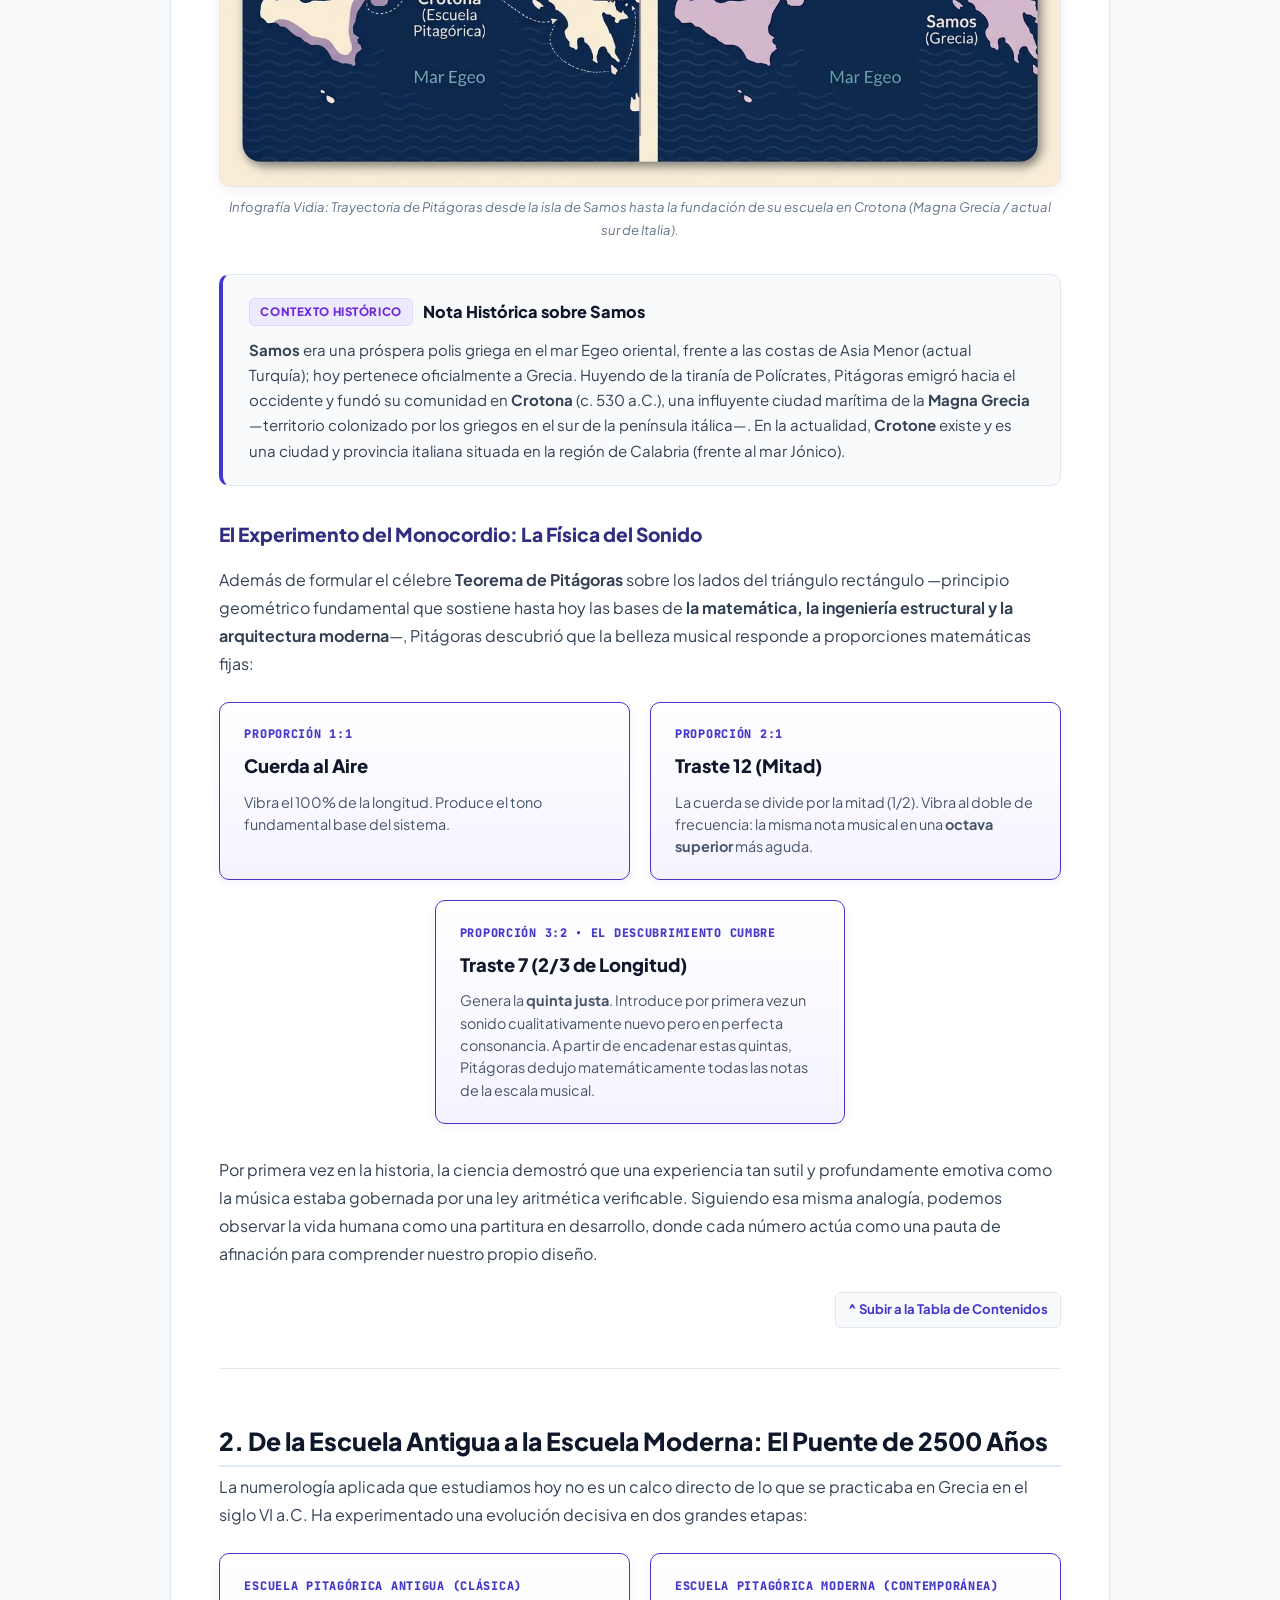
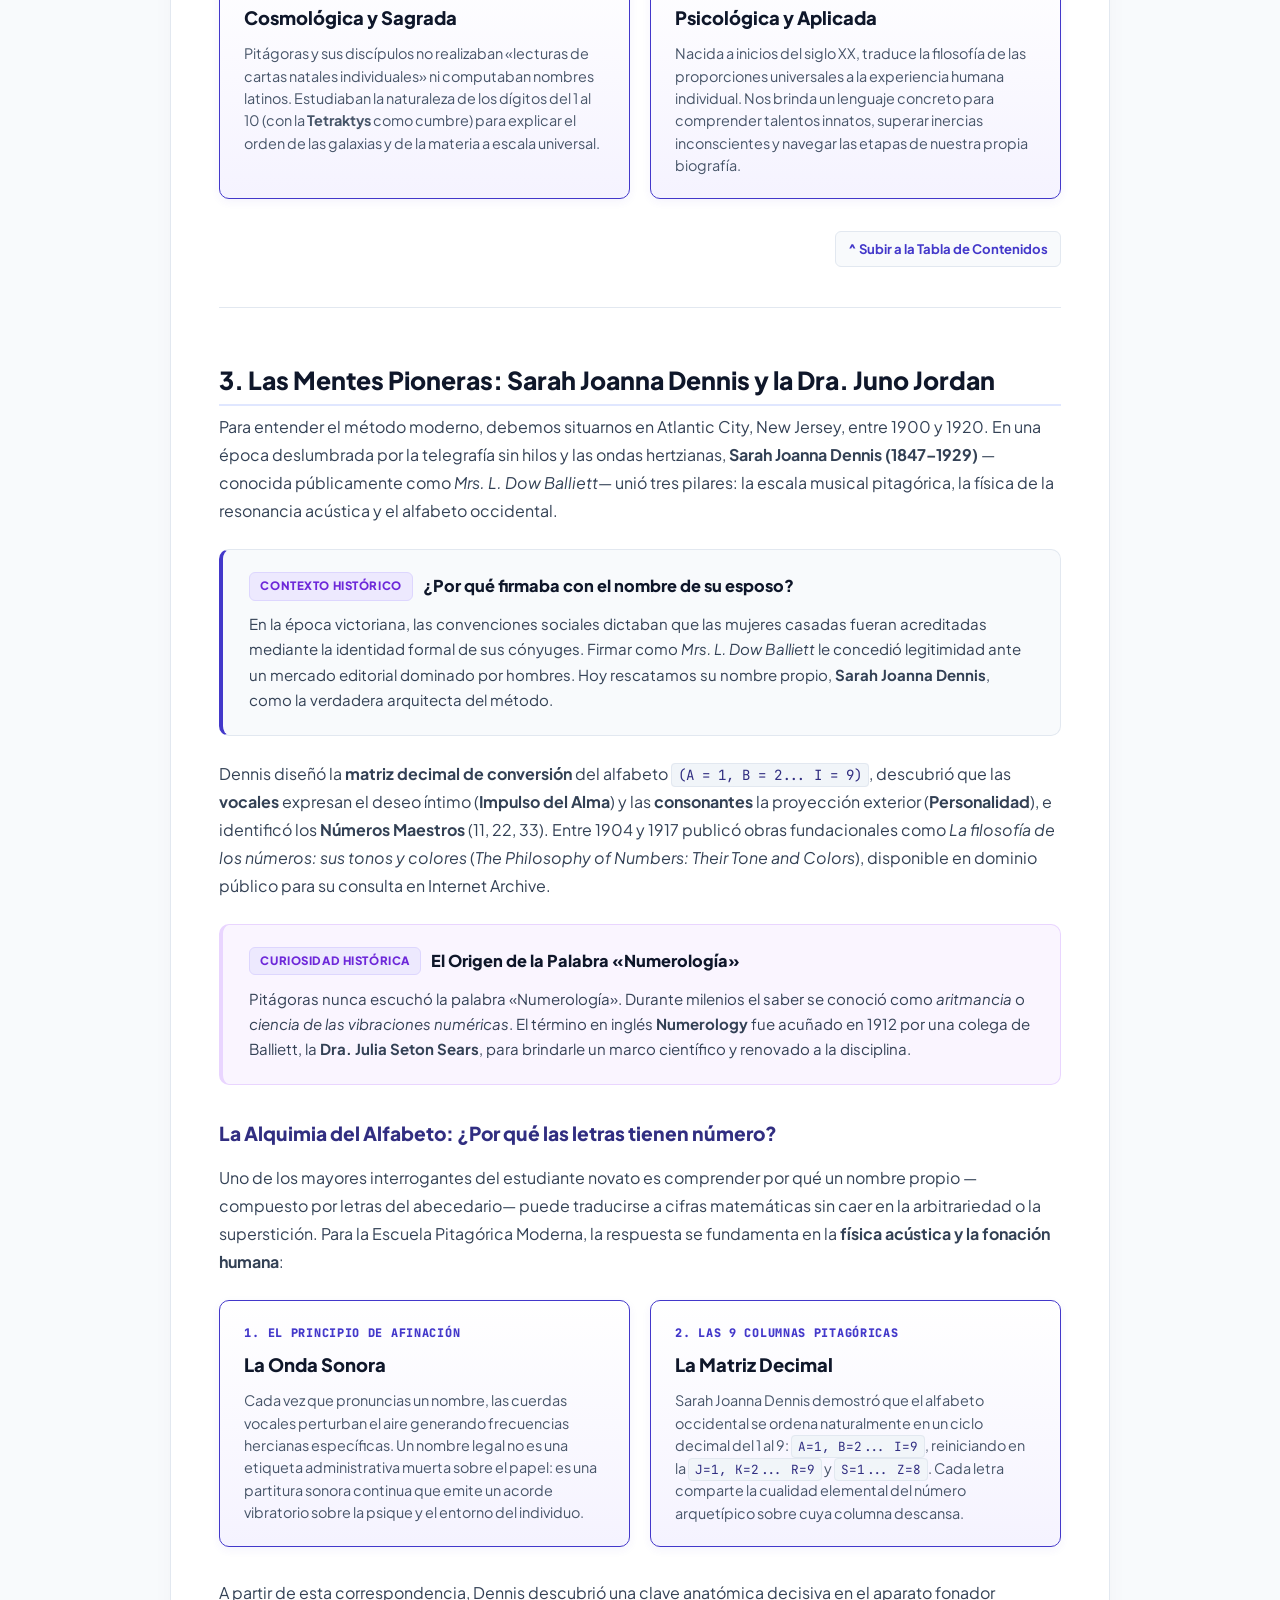
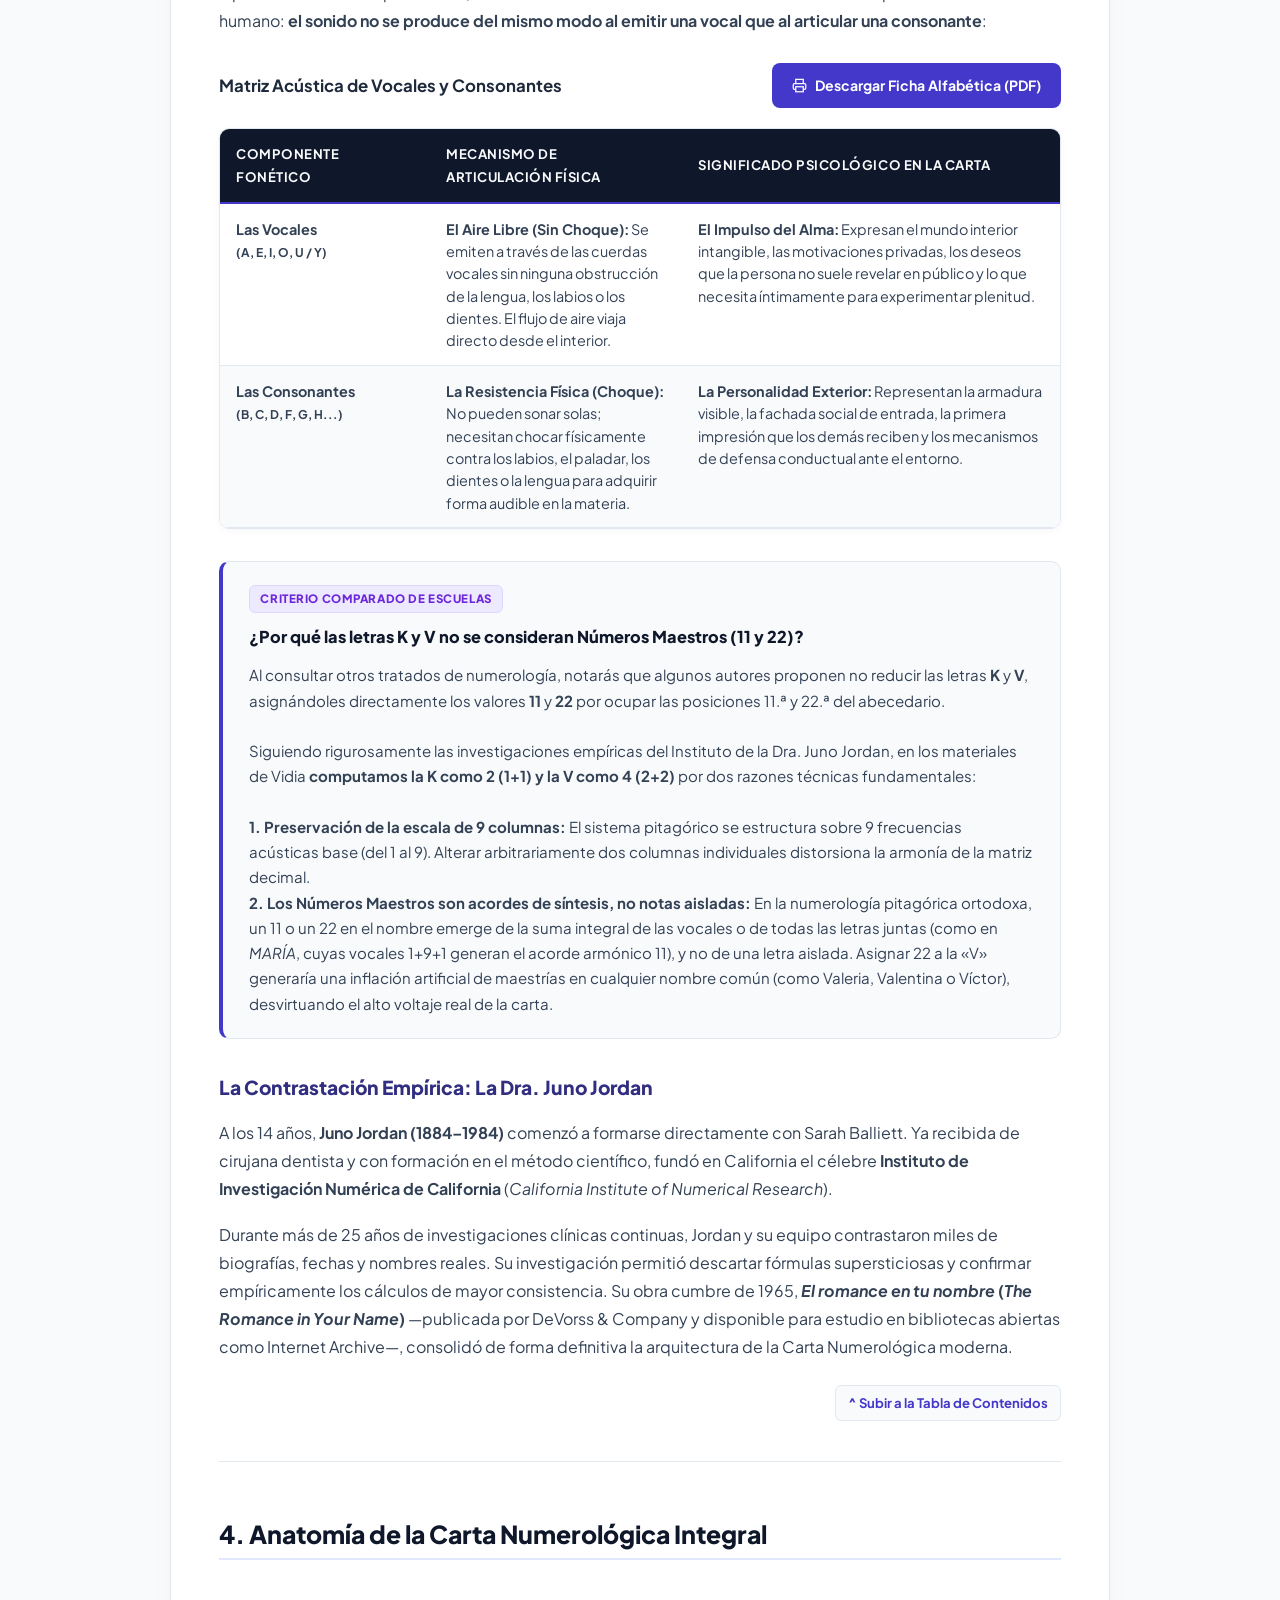
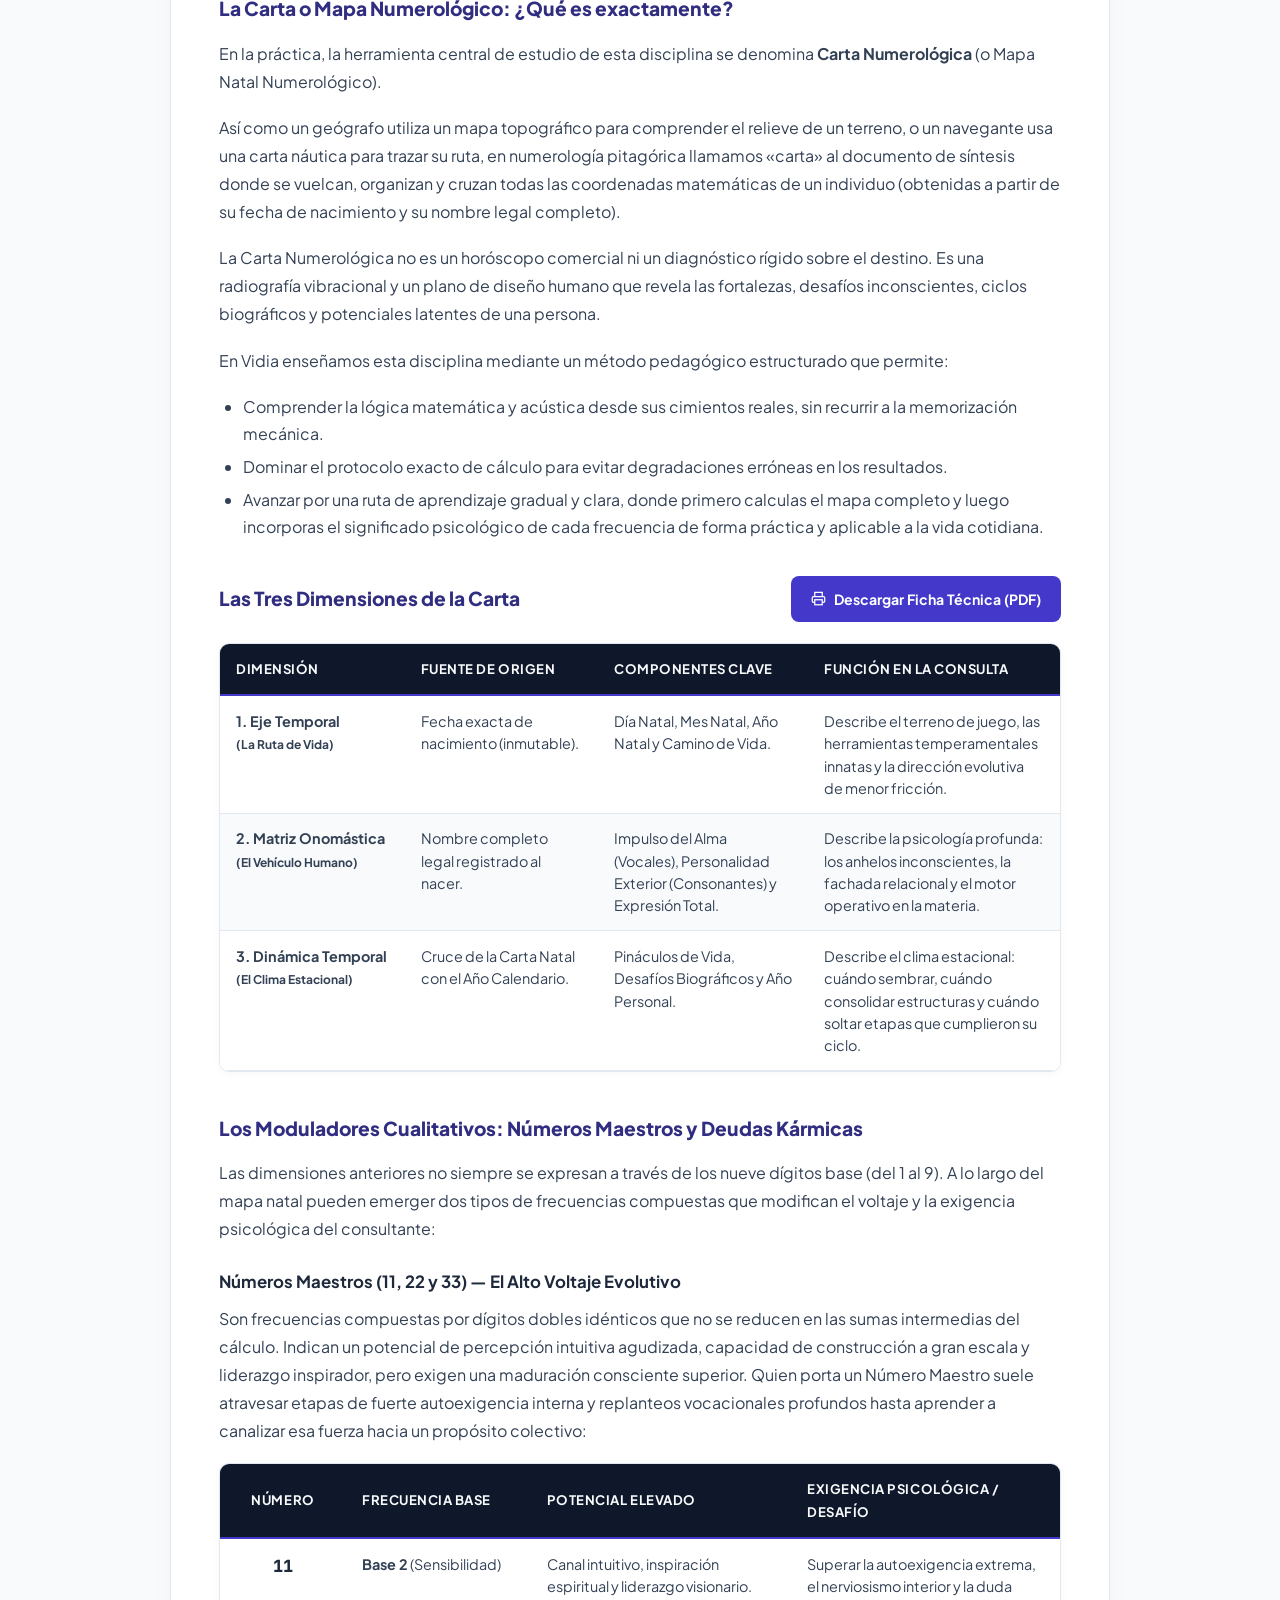
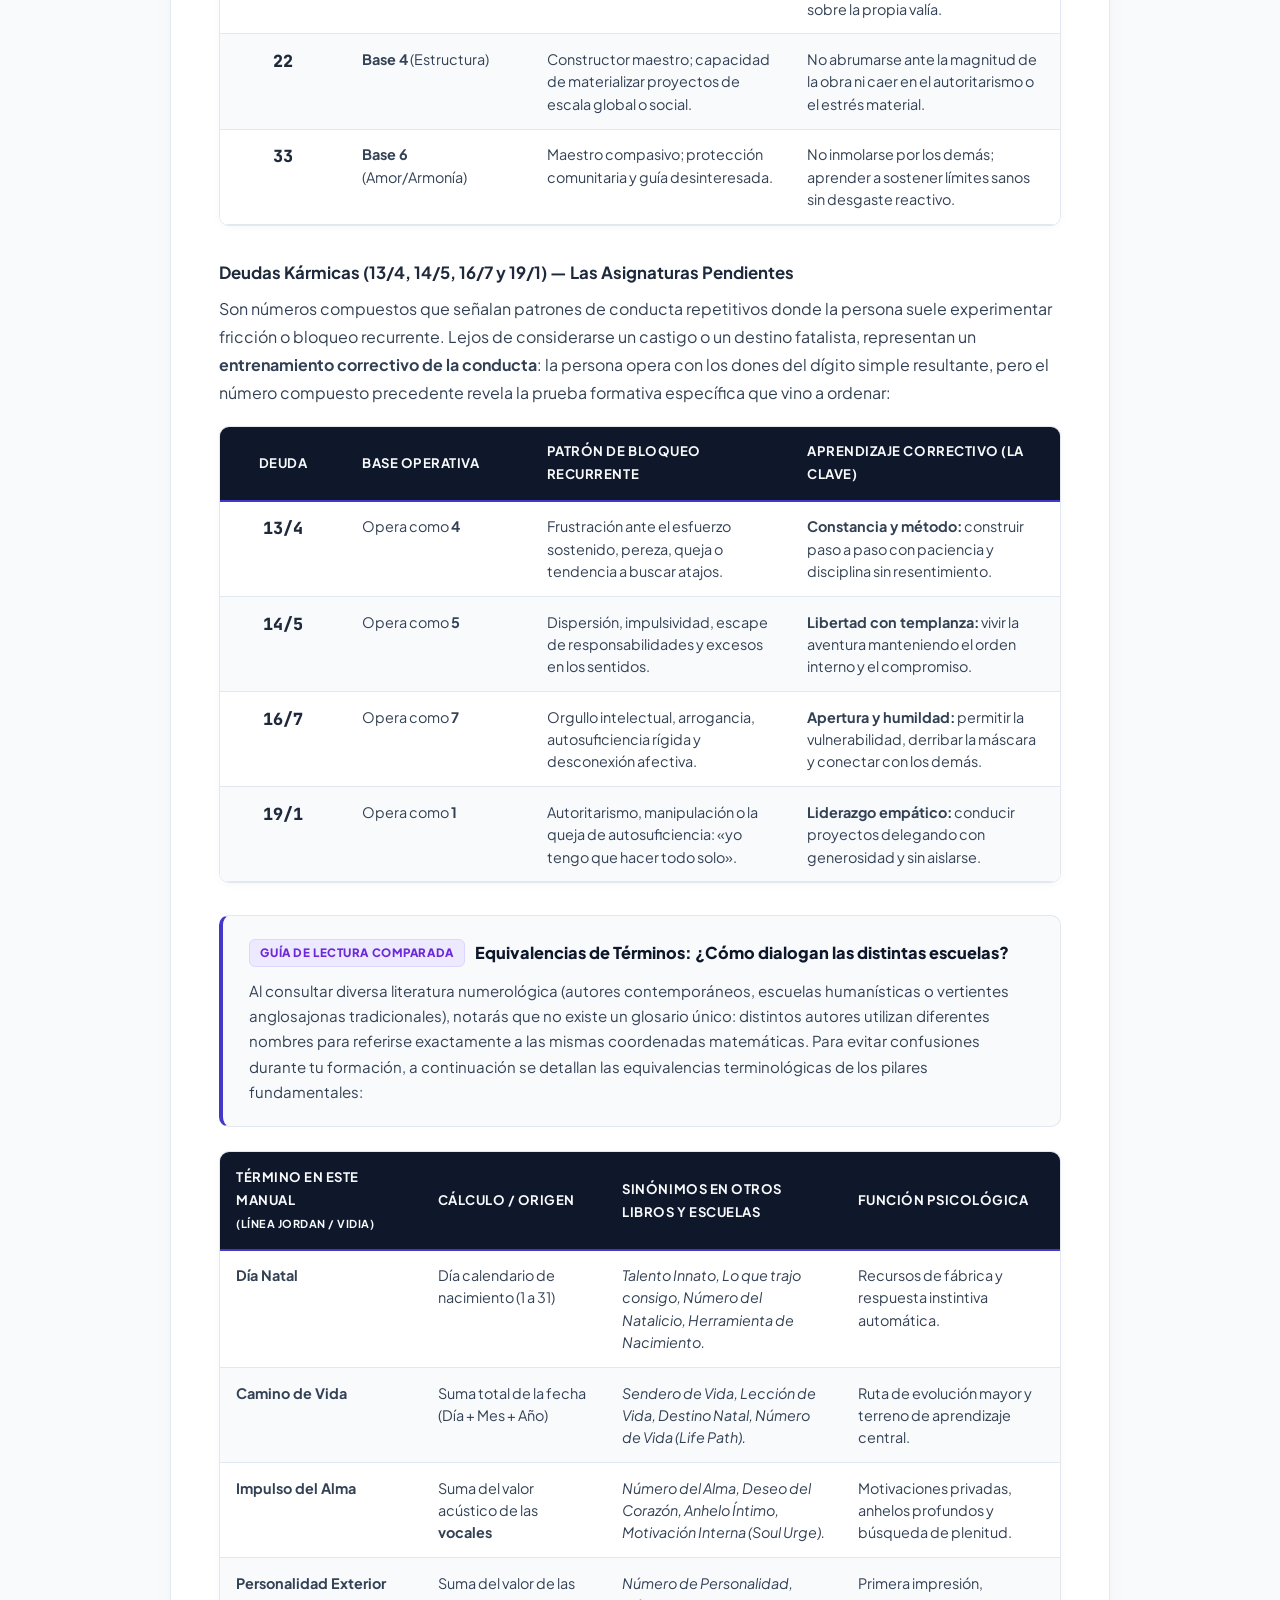
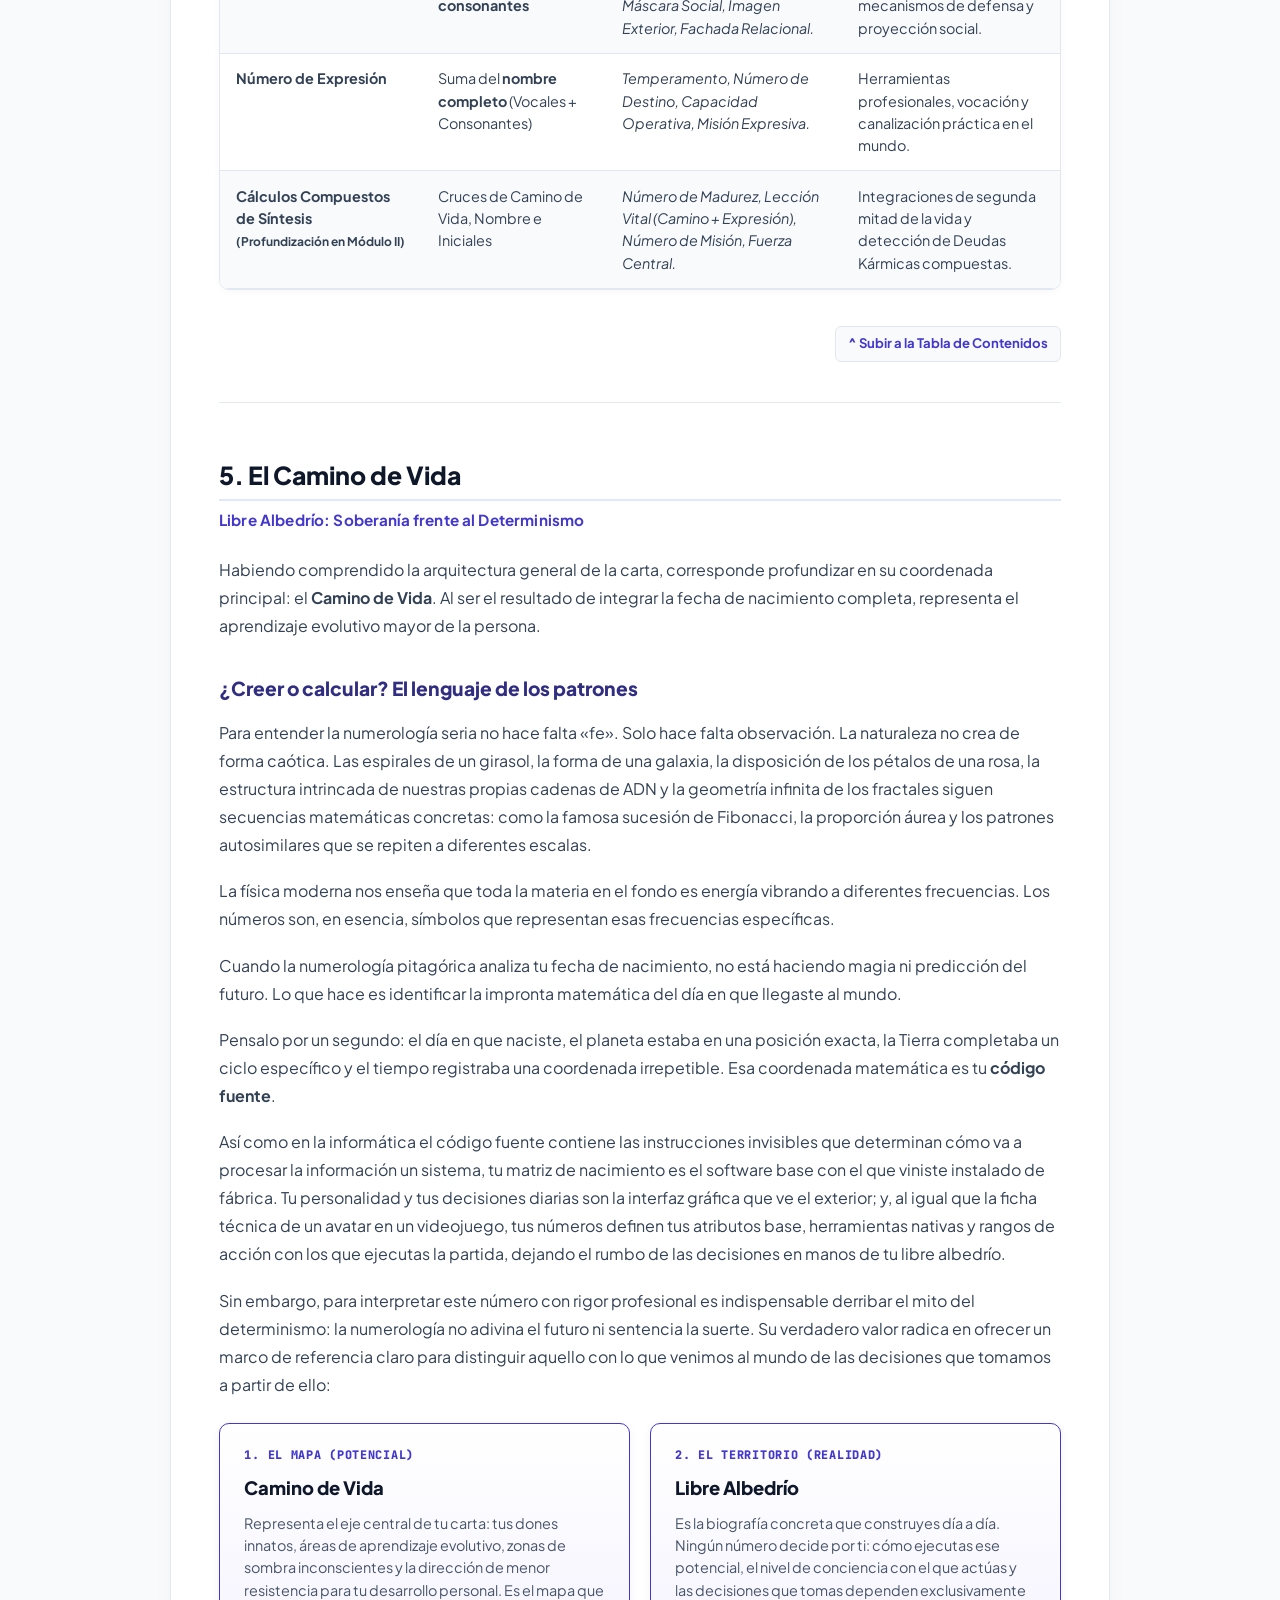
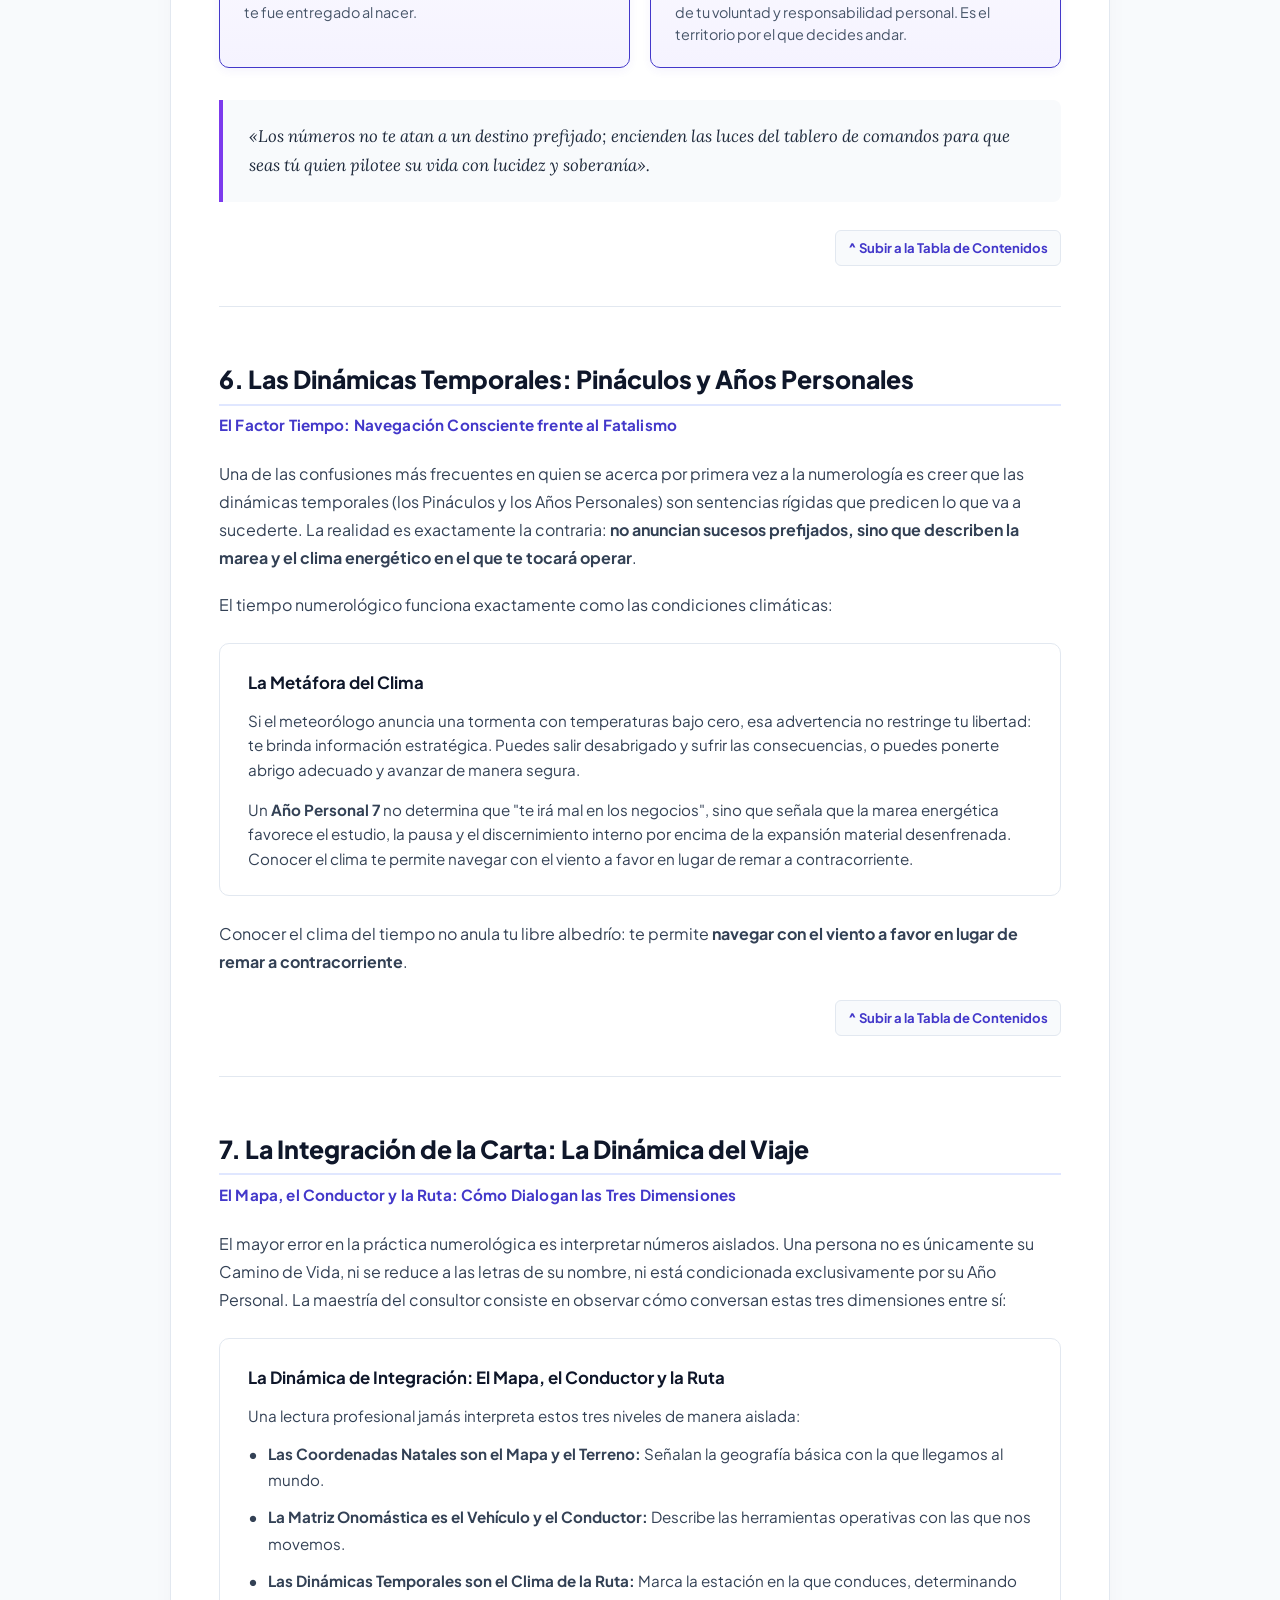
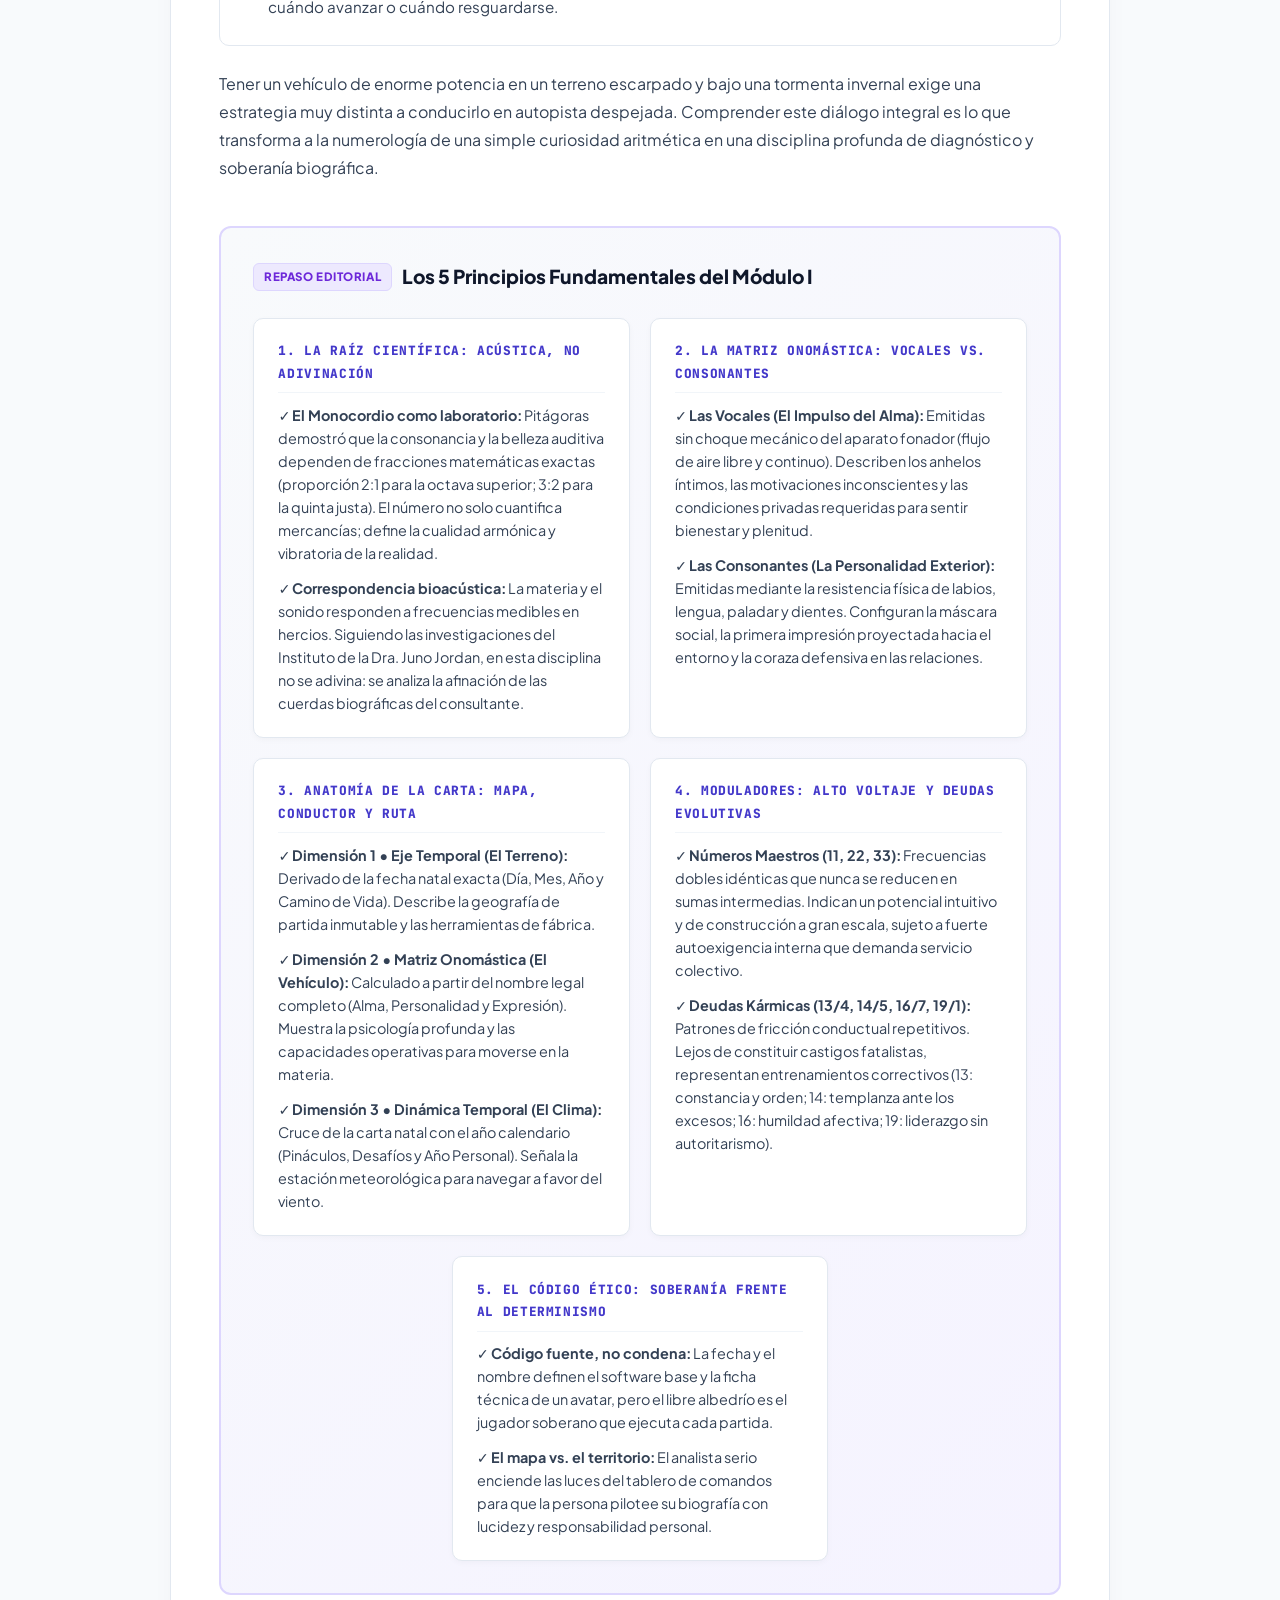
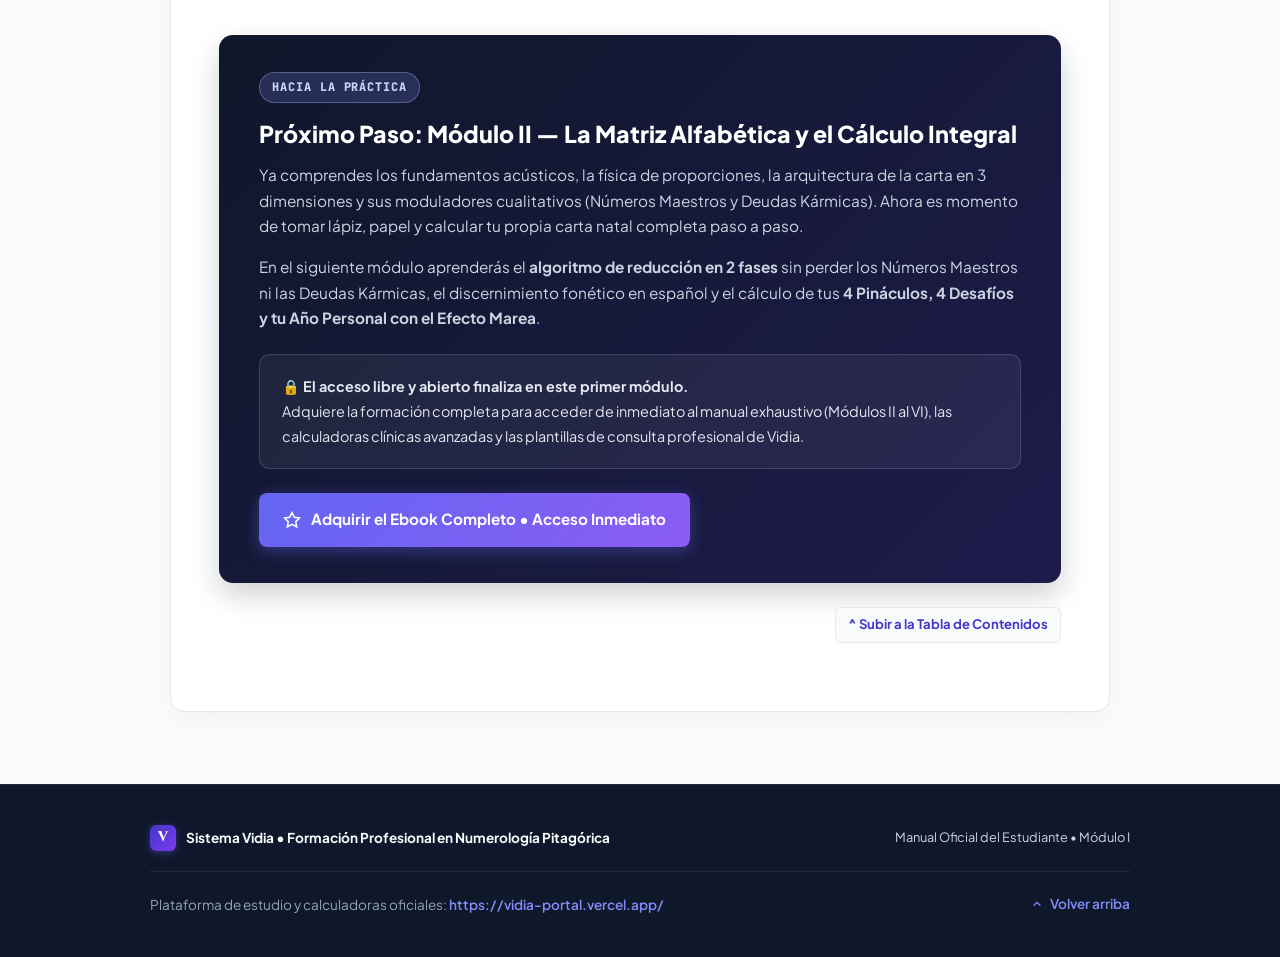
<file: modulo-1.html>
<!DOCTYPE html>
<html lang="es">
<head>
  <meta charset="UTF-8">
  <meta name="viewport" content="width=device-width, initial-scale=1.0">
  <title>MÓDULO I: Fundamentos, Historia y Acústica • Vidia Numerología</title>
  
  <link rel="preconnect" href="https://fonts.googleapis.com">
  <link rel="preconnect" href="https://fonts.gstatic.com" crossorigin>
  <link href="https://fonts.googleapis.com/css2?family=Cinzel:wght@600;700;800;900&family=JetBrains+Mono:wght@500;700;800&family=Lora:ital,wght@0,400;0,600;1,400;1,600&family=Plus+Jakarta+Sans:wght@400;500;600;700;800&display=swap" rel="stylesheet">
  
  <link rel="stylesheet" href="styles.css">
</head>
<body>

  <!-- CABECERA GLOBAL OSCURA -->
  <header class="global-header no-print">
    <div class="header-container">
      <a href="index.html" class="brand-wrapper" title="Volver al índice general">
        <div class="brand-icon">V</div>
        <div>
          <div class="brand-title">Vidia Numerología</div>
          <span class="brand-badge">EBOOK INTERACTIVO &amp; PDF</span>
        </div>
      </a>

      <nav class="nav-buttons" aria-label="Navegación del curso">
        <a href="index.html" class="btn-nav" title="Volver al índice general del manual">
          <svg width="15" height="15" viewBox="0 0 24 24" fill="none" stroke="currentColor" stroke-width="2"><path d="M3 9l9-7 9 7v11a2 2 0 0 1-2 2H5a2 2 0 0 1-2-2z"/><polyline points="9 22 9 12 15 12 15 22"/></svg>
          <span>Índice</span>
        </a>

        <a href="https://vidia-portal.vercel.app/" class="btn-nav" title="Ir a la App Web principal" target="_blank" rel="noopener">
          <svg width="14" height="14" viewBox="0 0 24 24" fill="none" stroke="currentColor" stroke-width="2"><path d="M18 13v6a2 2 0 0 1-2 2H5a2 2 0 0 1-2-2V8a2 2 0 0 1 2-2h6"/><polyline points="15 3 21 3 21 9"/><line x1="10" y1="14" x2="21" y2="3"/></svg>
          <span>App Vidia</span>
        </a>

        <a href="modulo-2.html" class="btn-nav" title="Ir al capítulo siguiente">
          <span>Cap. Siguiente (Módulo II)</span>
          <svg width="15" height="15" viewBox="0 0 24 24" fill="none" stroke="currentColor" stroke-width="2"><path d="M9 18l6-6-6-6"/></svg>
        </a>

        <button onclick="window.print()" class="btn-nav btn-nav-primary" title="Imprimir o Guardar este módulo completo como PDF">
          <svg width="15" height="15" viewBox="0 0 24 24" fill="none" stroke="currentColor" stroke-width="2"><path d="M6 9V2h12v7M6 18H4a2 2 0 0 1-2-2v-5a2 2 0 0 1 2-2h16a2 2 0 0 1 2 2v5a2 2 0 0 1-2 2h-2"/><rect x="6" y="14" width="12" height="8"/></svg>
          <span>Descargar PDF</span>
        </button>
      </nav>
    </div>
  </header>

  <!-- CONTENEDOR EDITORIAL -->
  <main class="main-wrapper">
    <article class="document-sheet" id="top">

      <!-- ENCABEZADO DEL MÓDULO -->
      <header class="module-header">
        <div class="module-meta">
          <span class="module-number">MÓDULO I</span>
          <span class="badge-tag">Fundamentos</span>
        </div>
        <h1 class="module-title">MÓDULO I: FUNDAMENTOS E HISTORIA</h1>
        <p class="module-subtitle">El Filósofo que no Buscaba Adivinar, sino Comprender: De la Acústica Antigua a la Ciencia Moderna</p>
        
        <div class="callout-premise">
          <div class="callout-title">Premisa Metodológica de Vidia</div>
          <p class="callout-text">
            La numerología seria no exige fe a ciegas ni fatalismo mágico. Se fundamenta en la observación rigurosa de las leyes de proporción, la física acústica del sonido y la contrastación empírica en biografías humanas. <strong>Los números no determinan tu futuro; describen tu mapa de potencialidades y los ciclos disponibles para que tu libre albedrío tome decisiones conscientes.</strong>
          </p>
        </div>
      </header>

      <!-- TABLA DE CONTENIDOS -->
      <nav id="tabla-de-contenidos" class="toc-card no-print" aria-label="Tabla de contenidos del capítulo">
        <h2 class="toc-card-title">
          <svg width="18" height="18" viewBox="0 0 24 24" fill="none" stroke="currentColor" stroke-width="2"><line x1="8" y1="6" x2="21" y2="6"></line><line x1="8" y1="12" x2="21" y2="12"></line><line x1="8" y1="18" x2="21" y2="18"></line><line x1="3" y1="6" x2="3.01" y2="6"></line><line x1="3" y1="12" x2="3.01" y2="12"></line><line x1="3" y1="18" x2="3.01" y2="18"></line></svg>
          Tabla de Contenidos del Capítulo
        </h2>
        <ul class="toc-list">
          <li class="toc-item"><a href="#punto-1" class="toc-link"><span class="toc-num">1.</span><span>El Descubrimiento de Pitágoras: La Música es Matemática en Acción</span></a></li>
          <li class="toc-item"><a href="#punto-2" class="toc-link"><span class="toc-num">2.</span><span>De la Escuela Antigua a la Escuela Moderna: El Puente de 2500 Años</span></a></li>
          <li class="toc-item"><a href="#punto-3" class="toc-link"><span class="toc-num">3.</span><span>Las Mentes Pioneras: Sarah Joanna Dennis y la Dra. Juno Jordan</span></a></li>
          <li class="toc-item"><a href="#punto-4" class="toc-link"><span class="toc-num">4.</span><span>Anatomía de la Carta Numerológica Integral (Las 3 Dimensiones y Moduladores)</span></a></li>
          <li class="toc-item"><a href="#punto-5" class="toc-link"><span class="toc-num">5.</span><span>El Camino de Vida y el Libre Albedrío: Soberanía frente al Determinismo</span></a></li>
          <li class="toc-item"><a href="#punto-6" class="toc-link"><span class="toc-num">6.</span><span>Las Dinámicas Temporales: Pináculos y Años Personales</span></a></li>
          <li class="toc-item"><a href="#punto-7" class="toc-link"><span class="toc-num">7.</span><span>La Integración de la Carta: La Dinámica del Viaje</span></a></li>
        </ul>
      </nav>

      <!-- 1. PITÁGORAS -->
      <section id="punto-1" class="content-section">
        <h2 class="section-heading">1. El Descubrimiento de Pitágoras: La Música es Matemática en Acción</h2>
        <p>
          Mucho antes de que existieran las computadoras, los algoritmos o la física cuántica, en la antigua Grecia un hombre comprendió algo revolucionario: <strong>todo lo que nos rodea puede traducirse a números</strong>. Ese hombre fue Pitágoras de Samos (c. 570 &ndash; 495 a.C.).
        </p>
        <p>
          Lejos de la imagen folclórica del místico aislado, Pitágoras fundó en Crotona la célebre Escuela Pitagórica, donde la matemática no se enseñaba como un ejercicio mecánico de contabilidad, sino como la estructura atómica y vibracional del cosmos.
        </p>

        <figure style="margin: 2rem 0; text-align: center;">
          <img src="mapa-pitagoras.jpg" alt="Mapa comparativo entre Samos y Crotona" style="max-width: 100%; height: auto; border-radius: 10px; box-shadow: 0 4px 15px rgba(0,0,0,0.06); border: 1px solid var(--vidia-slate-200); margin: 0 auto; display: block;">
          <figcaption style="margin-top: 0.6rem; font-size: 0.82rem; color: var(--vidia-slate-500); font-style: italic;">
            Infografía Vidia: Trayectoria de Pitágoras desde la isla de Samos hasta la fundación de su escuela en Crotona (Magna Grecia / actual sur de Italia).
          </figcaption>
        </figure>

        <div class="note-box note-box-history">
          <div class="note-box-header">
            <span class="badge-tag">CONTEXTO HISTÓRICO</span>
            <h4 class="note-box-title">Nota Histórica sobre Samos</h4>
          </div>
          <p class="note-box-text">
            <strong>Samos</strong> era una próspera polis griega en el mar Egeo oriental, frente a las costas de Asia Menor (actual Turquía); hoy pertenece oficialmente a Grecia. Huyendo de la tiranía de Polícrates, Pitágoras emigró hacia el occidente y fundó su comunidad en <strong>Crotona</strong> (c. 530 a.C.), una influyente ciudad marítima de la <strong>Magna Grecia</strong> —territorio colonizado por los griegos en el sur de la península itálica—. En la actualidad, <strong>Crotone</strong> existe y es una ciudad y provincia italiana situada en la región de Calabria (frente al mar Jónico).
          </p>
        </div>

        <h3 class="sub-heading">El Experimento del Monocordio: La Física del Sonido</h3>
        <p>
          Además de formular el célebre <strong>Teorema de Pitágoras</strong> sobre los lados del triángulo rectángulo —principio geométrico fundamental que sostiene hasta hoy las bases de <strong>la matemática, la ingeniería estructural y la arquitectura moderna</strong>—, Pitágoras descubrió que la belleza musical responde a proporciones matemáticas fijas:
        </p>

        <!-- CARDS MONOCORDIO (FLEXBOX CENTRADO Y FONDO BLANCO HOMOGÉNEO) -->
        <div class="architecture-box">
          <div class="arch-node">
            <div class="arch-label">PROPORCIÓN 1:1</div>
            <div class="arch-value">Cuerda al Aire</div>
            <div class="arch-desc">Vibra el 100% de la longitud. Produce el tono fundamental base del sistema.</div>
          </div>
          <div class="arch-node">
            <div class="arch-label">PROPORCIÓN 2:1</div>
            <div class="arch-value">Traste 12 (Mitad)</div>
            <div class="arch-desc">La cuerda se divide por la mitad (1/2). Vibra al doble de frecuencia: la misma nota musical en una <strong>octava superior</strong> más aguda.</div>
          </div>
          <div class="arch-node">
            <div class="arch-label">PROPORCIÓN 3:2 • EL DESCUBRIMIENTO CUMBRE</div>
            <div class="arch-value">Traste 7 (2/3 de Longitud)</div>
            <div class="arch-desc">Genera la <strong>quinta justa</strong>. Introduce por primera vez un sonido cualitativamente nuevo pero en perfecta consonancia. A partir de encadenar estas quintas, Pitágoras dedujo matemáticamente todas las notas de la escala musical.</div>
          </div>
        </div>

        <p>
          Por primera vez en la historia, la ciencia demostró que una experiencia tan sutil y profundamente emotiva como la música estaba gobernada por una ley aritmética verificable. Siguiendo esa misma analogía, podemos observar la vida humana como una partitura en desarrollo, donde cada número actúa como una pauta de afinación para comprender nuestro propio diseño.
        </p>

        <div class="section-footer-nav no-print">
          <a href="#tabla-de-contenidos" class="btn-back-toc">
            <span>^ Subir a la Tabla de Contenidos</span>
          </a>
        </div>
      </section>

      <!-- 2. ESCUELAS -->
      <section id="punto-2" class="content-section">
        <h2 class="section-heading">2. De la Escuela Antigua a la Escuela Moderna: El Puente de 2500 Años</h2>
        <p>
          La numerología aplicada que estudiamos hoy no es un calco directo de lo que se practicaba en Grecia en el siglo VI a.C. Ha experimentado una evolución decisiva en dos grandes etapas:
        </p>

        <!-- CARDS ESCUELAS (CENTRADO HOMOGÉNEO) -->
        <div class="architecture-box">
          <div class="arch-node">
            <div class="arch-label">ESCUELA PITAGÓRICA ANTIGUA (CLÁSICA)</div>
            <div class="arch-value">Cosmológica y Sagrada</div>
            <div class="arch-desc">Pitágoras y sus discípulos no realizaban «lecturas de cartas natales individuales» ni computaban nombres latinos. Estudiaban la naturaleza de los dígitos del 1 al 10 (con la <strong>Tetraktys</strong> como cumbre) para explicar el orden de las galaxias y de la materia a escala universal.</div>
          </div>
          <div class="arch-node">
            <div class="arch-label">ESCUELA PITAGÓRICA MODERNA (CONTEMPORÁNEA)</div>
            <div class="arch-value">Psicológica y Aplicada</div>
            <div class="arch-desc">Nacida a inicios del siglo XX, traduce la filosofía de las proporciones universales a la experiencia humana individual. Nos brinda un lenguaje concreto para comprender talentos innatos, superar inercias inconscientes y navegar las etapas de nuestra propia biografía.</div>
          </div>
        </div>

        <div class="section-footer-nav no-print">
          <a href="#tabla-de-contenidos" class="btn-back-toc">
            <span>^ Subir a la Tabla de Contenidos</span>
          </a>
        </div>
      </section>

      <!-- 3. PIONERAS -->
      <section id="punto-3" class="content-section">
        <h2 class="section-heading">3. Las Mentes Pioneras: Sarah Joanna Dennis y la Dra. Juno Jordan</h2>
        <p>
          Para entender el método moderno, debemos situarnos en Atlantic City, New Jersey, entre 1900 y 1920. En una época deslumbrada por la telegrafía sin hilos y las ondas hertzianas, <strong>Sarah Joanna Dennis (1847&ndash;1929)</strong> —conocida públicamente como <em>Mrs. L. Dow Balliett</em>— unió tres pilares: la escala musical pitagórica, la física de la resonancia acústica y el alfabeto occidental.
        </p>

        <div class="note-box note-box-history">
          <div class="note-box-header">
            <span class="badge-tag">CONTEXTO HISTÓRICO</span>
            <h4 class="note-box-title">¿Por qué firmaba con el nombre de su esposo?</h4>
          </div>
          <p class="note-box-text">
            En la época victoriana, las convenciones sociales dictaban que las mujeres casadas fueran acreditadas mediante la identidad formal de sus cónyuges. Firmar como <em>Mrs. L. Dow Balliett</em> le concedió legitimidad ante un mercado editorial dominado por hombres. Hoy rescatamos su nombre propio, <strong>Sarah Joanna Dennis</strong>, como la verdadera arquitecta del método.
          </p>
        </div>

        <p>
          Dennis diseñó la <strong>matriz decimal de conversión</strong> del alfabeto <code>(A = 1, B = 2... I = 9)</code>, descubrió que las <strong>vocales</strong> expresan el deseo íntimo (<strong>Impulso del Alma</strong>) y las <strong>consonantes</strong> la proyección exterior (<strong>Personalidad</strong>), e identificó los <strong>Números Maestros</strong> (11, 22, 33). Entre 1904 y 1917 publicó obras fundacionales como <em>La filosofía de los números: sus tonos y colores</em> (<em>The Philosophy of Numbers: Their Tone and Colors</em>), disponible en dominio público para su consulta en Internet Archive.
        </p>

        <div class="note-box note-box-curiosity">
          <div class="note-box-header">
            <span class="badge-tag">CURIOSIDAD HISTÓRICA</span>
            <h4 class="note-box-title">El Origen de la Palabra «Numerología»</h4>
          </div>
          <p class="note-box-text">
            Pitágoras nunca escuchó la palabra «Numerología». Durante milenios el saber se conoció como <em>aritmancia</em> o <em>ciencia de las vibraciones numéricas</em>. El término en inglés <strong>Numerology</strong> fue acuñado en 1912 por una colega de Balliett, la <strong>Dra. Julia Seton Sears</strong>, para brindarle un marco científico y renovado a la disciplina.
          </p>
        </div>

        
        <!-- EL PUENTE PEDAGÓGICO DE LAS LETRAS -->
        <h3 class="sub-heading">La Alquimia del Alfabeto: ¿Por qué las letras tienen número?</h3>
        <p>
          Uno de los mayores interrogantes del estudiante novato es comprender por qué un nombre propio —compuesto por letras del abecedario— puede traducirse a cifras matemáticas sin caer en la arbitrariedad o la superstición. Para la Escuela Pitagórica Moderna, la respuesta se fundamenta en la <strong>física acústica y la fonación humana</strong>:
        </p>

        <div class="architecture-box">
          <div class="arch-node">
            <div class="arch-label">1. EL PRINCIPIO DE AFINACIÓN</div>
            <div class="arch-value">La Onda Sonora</div>
            <div class="arch-desc">
              Cada vez que pronuncias un nombre, las cuerdas vocales perturban el aire generando frecuencias hercianas específicas. Un nombre legal no es una etiqueta administrativa muerta sobre el papel: es una partitura sonora continua que emite un acorde vibratorio sobre la psique y el entorno del individuo.
            </div>
          </div>
          <div class="arch-node highlight">
            <div class="arch-label">2. LAS 9 COLUMNAS PITAGÓRICAS</div>
            <div class="arch-value">La Matriz Decimal</div>
            <div class="arch-desc">
              Sarah Joanna Dennis demostró que el alfabeto occidental se ordena naturalmente en un ciclo decimal del 1 al 9: <code>A=1, B=2... I=9</code>, reiniciando en la <code>J=1, K=2... R=9</code> y <code>S=1... Z=8</code>. Cada letra comparte la cualidad elemental del número arquetípico sobre cuya columna descansa.
            </div>
          </div>
        </div>

        <p>
          A partir de esta correspondencia, Dennis descubrió una clave anatómica decisiva en el aparato fonador humano: <strong>el sonido no se produce del mismo modo al emitir una vocal que al articular una consonante</strong>:
        </p>

        <div style="display: flex; justify-content: space-between; align-items: center; flex-wrap: wrap; gap: 1rem; margin-top: 1.75rem; margin-bottom: 0.75rem;">
          <h4 style="margin: 0; font-size: 1.05rem; font-weight: 700; color: var(--vidia-indigo-700);">Matriz Acústica de Vocales y Consonantes</h4>
          <a href="ficha-alfabetica.html" target="_blank" rel="noopener" class="btn-print-full no-print" title="Abrir y Descargar la Ficha Alfabética en PDF">
            <svg width="15" height="15" viewBox="0 0 24 24" fill="none" stroke="currentColor" stroke-width="2"><path d="M6 9V2h12v7M6 18H4a2 2 0 0 1-2-2v-5a2 2 0 0 1 2-2h16a2 2 0 0 1 2 2v5a2 2 0 0 1-2 2h-2"/><rect x="6" y="14" width="12" height="8"/></svg>
            <span>Descargar Ficha Alfabética (PDF)</span>
          </a>
        </div>
        <div class="table-container" style="margin: 1.25rem 0 2rem 0;">
          <table class="data-table">
            <thead>
              <tr>
                <th style="width: 25%;">Componente Fonético</th>
                <th style="width: 30%;">Mecanismo de Articulación Física</th>
                <th style="width: 45%;">Significado Psicológico en la Carta</th>
              </tr>
            </thead>
            <tbody>
              <tr>
                <td><strong>Las Vocales<br><small>(A, E, I, O, U / Y)</small></strong></td>
                <td>
                  <strong>El Aire Libre (Sin Choque):</strong> Se emiten a través de las cuerdas vocales sin ninguna obstrucción de la lengua, los labios o los dientes. El flujo de aire viaja directo desde el interior.
                </td>
                <td>
                  <strong>El Impulso del Alma:</strong> Expresan el mundo interior intangible, las motivaciones privadas, los deseos que la persona no suele revelar en público y lo que necesita íntimamente para experimentar plenitud.
                </td>
              </tr>
              <tr>
                <td><strong>Las Consonantes<br><small>(B, C, D, F, G, H...)</small></strong></td>
                <td>
                  <strong>La Resistencia Física (Choque):</strong> No pueden sonar solas; necesitan chocar físicamente contra los labios, el paladar, los dientes o la lengua para adquirir forma audible en la materia.
                </td>
                <td>
                  <strong>La Personalidad Exterior:</strong> Representan la armadura visible, la fachada social de entrada, la primera impresión que los demás reciben y los mecanismos de defensa conductual ante el entorno.
                </td>
              </tr>
            </tbody>
          </table>
        </div>

        <div class="note-box note-box-history" style="margin: 1.75rem 0;">
          <div class="note-box-header">
            <span class="badge-tag">CRITERIO COMPARADO DE ESCUELAS</span>
            <h4 class="note-box-title">¿Por qué las letras K y V no se consideran Números Maestros (11 y 22)?</h4>
          </div>
          <p class="note-box-text">
            Al consultar otros tratados de numerología, notarás que algunos autores proponen no reducir las letras <strong>K</strong> y <strong>V</strong>, asignándoles directamente los valores <strong>11</strong> y <strong>22</strong> por ocupar las posiciones 11.ª y 22.ª del abecedario.
            <br><br>
            Siguiendo rigurosamente las investigaciones empíricas del Instituto de la Dra. Juno Jordan, en los materiales de Vidia <strong>computamos la K como 2 (1+1) y la V como 4 (2+2)</strong> por dos razones técnicas fundamentales:
            <br><br>
            <strong>1. Preservación de la escala de 9 columnas:</strong> El sistema pitagórico se estructura sobre 9 frecuencias acústicas base (del 1 al 9). Alterar arbitrariamente dos columnas individuales distorsiona la armonía de la matriz decimal.
            <br>
            <strong>2. Los Números Maestros son acordes de síntesis, no notas aisladas:</strong> En la numerología pitagórica ortodoxa, un 11 o un 22 en el nombre emerge de la suma integral de las vocales o de todas las letras juntas (como en <em>MARÍA</em>, cuyas vocales 1+9+1 generan el acorde armónico 11), y no de una letra aislada. Asignar 22 a la «V» generaría una inflación artificial de maestrías en cualquier nombre común (como Valeria, Valentina o Víctor), desvirtuando el alto voltaje real de la carta.
          </p>
        </div>

        <h3 class="sub-heading">La Contrastación Empírica: La Dra. Juno Jordan</h3>
        <p>
          A los 14 años, <strong>Juno Jordan (1884&ndash;1984)</strong> comenzó a formarse directamente con Sarah Balliett. Ya recibida de cirujana dentista y con formación en el método científico, fundó en California el célebre <strong>Instituto de Investigación Numérica de California</strong> (<em>California Institute of Numerical Research</em>).
        </p>
        <p>
          Durante más de 25 años de investigaciones clínicas continuas, Jordan y su equipo contrastaron miles de biografías, fechas y nombres reales. Su investigación permitió descartar fórmulas supersticiosas y confirmar empíricamente los cálculos de mayor consistencia. Su obra cumbre de 1965, <strong><em>El romance en tu nombre</em> (<em>The Romance in Your Name</em>)</strong> —publicada por DeVorss & Company y disponible para estudio en bibliotecas abiertas como Internet Archive—, consolidó de forma definitiva la arquitectura de la Carta Numerológica moderna.
        </p>

        <div class="section-footer-nav no-print">
          <a href="#tabla-de-contenidos" class="btn-back-toc">
            <span>^ Subir a la Tabla de Contenidos</span>
          </a>
        </div>
      </section>

      <!-- 4. ANATOMÍA DE LA CARTA NUMEROLÓGICA -->
      <section id="punto-4" class="content-section">
        <h2 class="section-heading">4. Anatomía de la Carta Numerológica Integral</h2>
        
        <h3 class="sub-heading">La Carta o Mapa Numerológico: ¿Qué es exactamente?</h3>
        <p>
          En la práctica, la herramienta central de estudio de esta disciplina se denomina <strong>Carta Numerológica</strong> (o Mapa Natal Numerológico).
        </p>
        <p>
          Así como un geógrafo utiliza un mapa topográfico para comprender el relieve de un terreno, o un navegante usa una carta náutica para trazar su ruta, en numerología pitagórica llamamos «carta» al documento de síntesis donde se vuelcan, organizan y cruzan todas las coordenadas matemáticas de un individuo (obtenidas a partir de su fecha de nacimiento y su nombre legal completo).
        </p>
        <p>
          La Carta Numerológica no es un horóscopo comercial ni un diagnóstico rígido sobre el destino. Es una radiografía vibracional y un plano de diseño humano que revela las fortalezas, desafíos inconscientes, ciclos biográficos y potenciales latentes de una persona.
        </p>
        <p>
          En Vidia enseñamos esta disciplina mediante un método pedagógico estructurado que permite:
        </p>
        <ul style="margin: 0.5rem 0 1.5rem 1.5rem; color: var(--vidia-slate-700); line-height: 1.7;">
          <li style="margin-bottom: 0.35rem;">Comprender la lógica matemática y acústica desde sus cimientos reales, sin recurrir a la memorización mecánica.</li>
          <li style="margin-bottom: 0.35rem;">Dominar el protocolo exacto de cálculo para evitar degradaciones erróneas en los resultados.</li>
          <li>Avanzar por una ruta de aprendizaje gradual y clara, donde primero calculas el mapa completo y luego incorporas el significado psicológico de cada frecuencia de forma práctica y aplicable a la vida cotidiana.</li>
        </ul>

        <!-- ENCABEZADO CON BOTÓN DE DESCARGA DE LA FICHA TÉCNICA -->
        <div style="display: flex; justify-content: space-between; align-items: center; flex-wrap: wrap; gap: 1rem; margin-top: 2.25rem; margin-bottom: 0.75rem;">
          <h3 class="sub-heading" style="margin: 0;">Las Tres Dimensiones de la Carta</h3>
          <a href="ficha-tecnica.html" target="_blank" rel="noopener" class="btn-print-full no-print" title="Abrir y Descargar la Ficha Técnica en PDF">
            <svg width="15" height="15" viewBox="0 0 24 24" fill="none" stroke="currentColor" stroke-width="2"><path d="M6 9V2h12v7M6 18H4a2 2 0 0 1-2-2v-5a2 2 0 0 1 2-2h16a2 2 0 0 1 2 2v5a2 2 0 0 1-2 2h-2"/><rect x="6" y="14" width="12" height="8"/></svg>
            <span>Descargar Ficha Técnica (PDF)</span>
          </a>
        </div>

        <div class="table-container">
          <table class="data-table">
            <thead>
              <tr>
                <th style="width: 22%;">Dimensión</th>
                <th style="width: 23%;">Fuente de Origen</th>
                <th style="width: 25%;">Componentes Clave</th>
                <th style="width: 30%;">Función en la Consulta</th>
              </tr>
            </thead>
            <tbody>
              <tr>
                <td><strong>1. Eje Temporal<br><small>(La Ruta de Vida)</small></strong></td>
                <td>Fecha exacta de nacimiento (inmutable).</td>
                <td>Día Natal, Mes Natal, Año Natal y Camino de Vida.</td>
                <td>Describe el terreno de juego, las herramientas temperamentales innatas y la dirección evolutiva de menor fricción.</td>
              </tr>
              <tr>
                <td><strong>2. Matriz Onomástica<br><small>(El Vehículo Humano)</small></strong></td>
                <td>Nombre completo legal registrado al nacer.</td>
                <td>Impulso del Alma (Vocales), Personalidad Exterior (Consonantes) y Expresión Total.</td>
                <td>Describe la psicología profunda: los anhelos inconscientes, la fachada relacional y el motor operativo en la materia.</td>
              </tr>
              <tr>
                <td><strong>3. Dinámica Temporal<br><small>(El Clima Estacional)</small></strong></td>
                <td>Cruce de la Carta Natal con el Año Calendario.</td>
                <td>Pináculos de Vida, Desafíos Biográficos y Año Personal.</td>
                <td>Describe el clima estacional: cuándo sembrar, cuándo consolidar estructuras y cuándo soltar etapas que cumplieron su ciclo.</td>
              </tr>
            </tbody>
          </table>
        </div>

        <h3 class="sub-heading" style="margin-top: 2.5rem;">Los Moduladores Cualitativos: Números Maestros y Deudas Kármicas</h3>
        <p>
          Las dimensiones anteriores no siempre se expresan a través de los nueve dígitos base (del 1 al 9). A lo largo del mapa natal pueden emerger dos tipos de frecuencias compuestas que modifican el voltaje y la exigencia psicológica del consultante:
        </p>

        <!-- NÚMEROS MAESTROS -->
        <div style="margin: 1.5rem 0;">
          <h4 style="font-size: 1.05rem; font-weight: 700; color: var(--vidia-indigo-700); margin-bottom: 0.5rem;">Números Maestros (11, 22 y 33) — El Alto Voltaje Evolutivo</h4>
          <p>
            Son frecuencias compuestas por dígitos dobles idénticos que no se reducen en las sumas intermedias del cálculo. Indican un potencial de percepción intuitiva agudizada, capacidad de construcción a gran escala y liderazgo inspirador, pero exigen una maduración consciente superior. Quien porta un Número Maestro suele atravesar etapas de fuerte autoexigencia interna y replanteos vocacionales profundos hasta aprender a canalizar esa fuerza hacia un propósito colectivo:
          </p>
          
          <div class="table-container" style="margin: 1rem 0 2rem 0;">
            <table class="data-table">
              <thead>
                <tr>
                  <th style="width: 15%; text-align: center;">Número</th>
                  <th style="width: 22%;">Frecuencia Base</th>
                  <th style="width: 31%;">Potencial Elevado</th>
                  <th style="width: 32%;">Exigencia Psicológica / Desafío</th>
                </tr>
              </thead>
              <tbody>
                <tr>
                  <td style="text-align: center; font-weight: 800; font-family: var(--font-mono); color: var(--vidia-indigo-600); font-size: 1.05rem;">11</td>
                  <td><strong>Base 2</strong> (Sensibilidad)</td>
                  <td>Canal intuitivo, inspiración espiritual y liderazgo visionario.</td>
                  <td>Superar la autoexigencia extrema, el nerviosismo interior y la duda sobre la propia valía.</td>
                </tr>
                <tr>
                  <td style="text-align: center; font-weight: 800; font-family: var(--font-mono); color: var(--vidia-indigo-600); font-size: 1.05rem;">22</td>
                  <td><strong>Base 4</strong> (Estructura)</td>
                  <td>Constructor maestro; capacidad de materializar proyectos de escala global o social.</td>
                  <td>No abrumarse ante la magnitud de la obra ni caer en el autoritarismo o el estrés material.</td>
                </tr>
                <tr>
                  <td style="text-align: center; font-weight: 800; font-family: var(--font-mono); color: var(--vidia-indigo-600); font-size: 1.05rem;">33</td>
                  <td><strong>Base 6</strong> (Amor/Armonía)</td>
                  <td>Maestro compasivo; protección comunitaria y guía desinteresada.</td>
                  <td>No inmolarse por los demás; aprender a sostener límites sanos sin desgaste reactivo.</td>
                </tr>
              </tbody>
            </table>
          </div>
        </div>

        <!-- DEUDAS KÁRMICAS -->
        <div style="margin: 1.5rem 0;">
          <h4 style="font-size: 1.05rem; font-weight: 700; color: var(--vidia-indigo-700); margin-bottom: 0.5rem;">Deudas Kármicas (13/4, 14/5, 16/7 y 19/1) — Las Asignaturas Pendientes</h4>
          <p>
            Son números compuestos que señalan patrones de conducta repetitivos donde la persona suele experimentar fricción o bloqueo recurrente. Lejos de considerarse un castigo o un destino fatalista, representan un <strong>entrenamiento correctivo de la conducta</strong>: la persona opera con los dones del dígito simple resultante, pero el número compuesto precedente revela la prueba formativa específica que vino a ordenar:
          </p>

          <div class="table-container" style="margin: 1rem 0 2rem 0;">
            <table class="data-table">
              <thead>
                <tr>
                  <th style="width: 15%; text-align: center;">Deuda</th>
                  <th style="width: 22%;">Base Operativa</th>
                  <th style="width: 31%;">Patrón de Bloqueo Recurrente</th>
                  <th style="width: 32%;">Aprendizaje Correctivo (La Clave)</th>
                </tr>
              </thead>
              <tbody>
                <tr>
                  <td style="text-align: center; font-weight: 800; font-family: var(--font-mono); color: var(--vidia-indigo-600); font-size: 1.05rem;">13/4</td>
                  <td>Opera como <strong>4</strong></td>
                  <td>Frustración ante el esfuerzo sostenido, pereza, queja o tendencia a buscar atajos.</td>
                  <td><strong>Constancia y método:</strong> construir paso a paso con paciencia y disciplina sin resentimiento.</td>
                </tr>
                <tr>
                  <td style="text-align: center; font-weight: 800; font-family: var(--font-mono); color: var(--vidia-indigo-600); font-size: 1.05rem;">14/5</td>
                  <td>Opera como <strong>5</strong></td>
                  <td>Dispersión, impulsividad, escape de responsabilidades y excesos en los sentidos.</td>
                  <td><strong>Libertad con templanza:</strong> vivir la aventura manteniendo el orden interno y el compromiso.</td>
                </tr>
                <tr>
                  <td style="text-align: center; font-weight: 800; font-family: var(--font-mono); color: var(--vidia-indigo-600); font-size: 1.05rem;">16/7</td>
                  <td>Opera como <strong>7</strong></td>
                  <td>Orgullo intelectual, arrogancia, autosuficiencia rígida y desconexión afectiva.</td>
                  <td><strong>Apertura y humildad:</strong> permitir la vulnerabilidad, derribar la máscara y conectar con los demás.</td>
                </tr>
                <tr>
                  <td style="text-align: center; font-weight: 800; font-family: var(--font-mono); color: var(--vidia-indigo-600); font-size: 1.05rem;">19/1</td>
                  <td>Opera como <strong>1</strong></td>
                  <td>Autoritarismo, manipulación o la queja de autosuficiencia: «yo tengo que hacer todo solo».</td>
                  <td><strong>Liderazgo empático:</strong> conducir proyectos delegando con generosidad y sin aislarse.</td>
                </tr>
              </tbody>
            </table>
          </div>
        </div>

        

        <!-- ACLARACIÓN METODOLÓGICA: SINÓNIMOS Y OTRAS ESCUELAS -->
        <div class="note-box note-box-history" style="margin-top: 2rem;">
          <div class="note-box-header">
            <span class="badge-tag">GUÍA DE LECTURA COMPARADA</span>
            <h4 class="note-box-title">Equivalencias de Términos: ¿Cómo dialogan las distintas escuelas?</h4>
          </div>
          <p class="note-box-text">
            Al consultar diversa literatura numerológica (autores contemporáneos, escuelas humanísticas o vertientes anglosajonas tradicionales), notarás que no existe un glosario único: distintos autores utilizan diferentes nombres para referirse exactamente a las mismas coordenadas matemáticas. Para evitar confusiones durante tu formación, a continuación se detallan las equivalencias terminológicas de los pilares fundamentales:
          </p>
        </div>

        <div class="table-container" style="margin: 1.25rem 0 2.25rem 0;">
          <table class="data-table">
            <thead>
              <tr>
                <th style="width: 24%;">Término en este Manual<br><small>(Línea Jordan / Vidia)</small></th>
                <th style="width: 22%;">Cálculo / Origen</th>
                <th style="width: 28%;">Sinónimos en Otros Libros y Escuelas</th>
                <th style="width: 26%;">Función Psicológica</th>
              </tr>
            </thead>
            <tbody>
              <tr>
                <td><strong>Día Natal</strong></td>
                <td>Día calendario de nacimiento (1 a 31)</td>
                <td><em>Talento Innato, Lo que trajo consigo, Número del Natalicio, Herramienta de Nacimiento.</em></td>
                <td>Recursos de fábrica y respuesta instintiva automática.</td>
              </tr>
              <tr>
                <td><strong>Camino de Vida</strong></td>
                <td>Suma total de la fecha (Día + Mes + Año)</td>
                <td><em>Sendero de Vida, Lección de Vida, Destino Natal, Número de Vida (Life Path).</em></td>
                <td>Ruta de evolución mayor y terreno de aprendizaje central.</td>
              </tr>
              <tr>
                <td><strong>Impulso del Alma</strong></td>
                <td>Suma del valor acústico de las <strong>vocales</strong></td>
                <td><em>Número del Alma, Deseo del Corazón, Anhelo Íntimo, Motivación Interna (Soul Urge).</em></td>
                <td>Motivaciones privadas, anhelos profundos y búsqueda de plenitud.</td>
              </tr>
              <tr>
                <td><strong>Personalidad Exterior</strong></td>
                <td>Suma del valor de las <strong>consonantes</strong></td>
                <td><em>Número de Personalidad, Máscara Social, Imagen Exterior, Fachada Relacional.</em></td>
                <td>Primera impresión, mecanismos de defensa y proyección social.</td>
              </tr>
              <tr>
                <td><strong>Número de Expresión</strong></td>
                <td>Suma del <strong>nombre completo</strong> (Vocales + Consonantes)</td>
                <td><em>Temperamento, Número de Destino, Capacidad Operativa, Misión Expresiva.</em></td>
                <td>Herramientas profesionales, vocación y canalización práctica en el mundo.</td>
              </tr>
              <tr>
                <td><strong>Cálculos Compuestos de Síntesis</strong><br><small style="color: var(--vidia-indigo-600); font-weight: 700;">(Profundización en Módulo II)</small></td>
                <td>Cruces de Camino de Vida, Nombre e Iniciales</td>
                <td><em>Número de Madurez, Lección Vital (Camino + Expresión), Número de Misión, Fuerza Central.</em></td>
                <td>Integraciones de segunda mitad de la vida y detección de Deudas Kármicas compuestas.</td>
              </tr>
            </tbody>
          </table>
        </div>

        <div class="section-footer-nav no-print">
          <a href="#tabla-de-contenidos" class="btn-back-toc">
            <span>^ Subir a la Tabla de Contenidos</span>
          </a>
        </div>
      </section>

      <!-- 5. CAMINO DE VIDA -->
      <section id="punto-5" class="content-section">
        <h2 class="section-heading">5. El Camino de Vida</h2>
        <p class="section-subtext">Libre Albedrío: Soberanía frente al Determinismo</p>

        <p>
          Habiendo comprendido la arquitectura general de la carta, corresponde profundizar en su coordenada principal: el <strong>Camino de Vida</strong>. Al ser el resultado de integrar la fecha de nacimiento completa, representa el aprendizaje evolutivo mayor de la persona.
        </p>

        <h3 class="sub-heading">¿Creer o calcular? El lenguaje de los patrones</h3>
        <p>
          Para entender la numerología seria no hace falta «fe». Solo hace falta observación. La naturaleza no crea de forma caótica. Las espirales de un girasol, la forma de una galaxia, la disposición de los pétalos de una rosa, la estructura intrincada de nuestras propias cadenas de ADN y la geometría infinita de los fractales siguen secuencias matemáticas concretas: como la famosa sucesión de Fibonacci, la proporción áurea y los patrones autosimilares que se repiten a diferentes escalas.
        </p>
        <p>
          La física moderna nos enseña que toda la materia en el fondo es energía vibrando a diferentes frecuencias. Los números son, en esencia, símbolos que representan esas frecuencias específicas.
        </p>
        <p>
          Cuando la numerología pitagórica analiza tu fecha de nacimiento, no está haciendo magia ni predicción del futuro. Lo que hace es identificar la impronta matemática del día en que llegaste al mundo.
        </p>
        <p>
          Pensalo por un segundo: el día en que naciste, el planeta estaba en una posición exacta, la Tierra completaba un ciclo específico y el tiempo registraba una coordenada irrepetible. Esa coordenada matemática es tu <strong>código fuente</strong>.
        </p>
        <p>
          Así como en la informática el código fuente contiene las instrucciones invisibles que determinan cómo va a procesar la información un sistema, tu matriz de nacimiento es el software base con el que viniste instalado de fábrica. Tu personalidad y tus decisiones diarias son la interfaz gráfica que ve el exterior; y, al igual que la ficha técnica de un avatar en un videojuego, tus números definen tus atributos base, herramientas nativas y rangos de acción con los que ejecutas la partida, dejando el rumbo de las decisiones en manos de tu libre albedrío.
        </p>
        <p>
          Sin embargo, para interpretar este número con rigor profesional es indispensable derribar el mito del determinismo: la numerología no adivina el futuro ni sentencia la suerte. Su verdadero valor radica en ofrecer un marco de referencia claro para distinguir aquello con lo que venimos al mundo de las decisiones que tomamos a partir de ello:
        </p>

        <!-- CARDS CAMINO DE VIDA VS LIBRE ALBEDRÍO (CENTRADO HOMOGÉNEO) -->
        <div class="architecture-box">
          <div class="arch-node">
            <div class="arch-label">1. EL MAPA (POTENCIAL)</div>
            <div class="arch-value">Camino de Vida</div>
            <div class="arch-desc">Representa el eje central de tu carta: tus dones innatos, áreas de aprendizaje evolutivo, zonas de sombra inconscientes y la dirección de menor resistencia para tu desarrollo personal. Es el mapa que te fue entregado al nacer.</div>
          </div>
          <div class="arch-node">
            <div class="arch-label">2. EL TERRITORIO (REALIDAD)</div>
            <div class="arch-value">Libre Albedrío</div>
            <div class="arch-desc">Es la biografía concreta que construyes día a día. Ningún número decide por ti: cómo ejecutas ese potencial, el nivel de conciencia con el que actúas y las decisiones que tomas dependen exclusivamente de tu voluntad y responsabilidad personal. Es el territorio por el que decides andar.</div>
          </div>
        </div>

        <blockquote class="quote-box">
          «Los números no te atan a un destino prefijado; encienden las luces del tablero de comandos para que seas tú quien pilotee su vida con lucidez y soberanía».
        </blockquote>

        <div class="section-footer-nav no-print">
          <a href="#tabla-de-contenidos" class="btn-back-toc">
            <span>^ Subir a la Tabla de Contenidos</span>
          </a>
        </div>
      </section>

      <!-- 6. DINÁMICAS TEMPORALES -->
      <section id="punto-6" class="content-section">
        <h2 class="section-heading">6. Las Dinámicas Temporales: Pináculos y Años Personales</h2>
        <p class="section-subtext">El Factor Tiempo: Navegación Consciente frente al Fatalismo</p>

        <p>
          Una de las confusiones más frecuentes en quien se acerca por primera vez a la numerología es creer que las dinámicas temporales (los Pináculos y los Años Personales) son sentencias rígidas que predicen lo que va a sucederte. La realidad es exactamente la contraria: <strong>no anuncian sucesos prefijados, sino que describen la marea y el clima energético en el que te tocará operar</strong>.
        </p>
        <p>
          El tiempo numerológico funciona exactamente como las condiciones climáticas:
        </p>

        <div class="note-box" style="background: #ffffff; border: 1px solid var(--vidia-slate-200); border-radius: 10px; padding: 1.5rem 1.75rem; margin: 1.5rem 0;">
          <h4 style="font-size: 1.05rem; font-weight: 700; color: var(--vidia-slate-900); margin-bottom: 0.75rem;">La Metáfora del Clima</h4>
          <p style="font-size: 0.95rem; line-height: 1.6; color: var(--vidia-slate-700); margin-bottom: 1rem;">
            Si el meteorólogo anuncia una tormenta con temperaturas bajo cero, esa advertencia no restringe tu libertad: te brinda información estratégica. Puedes salir desabrigado y sufrir las consecuencias, o puedes ponerte abrigo adecuado y avanzar de manera segura.
          </p>
          <p style="font-size: 0.95rem; line-height: 1.6; color: var(--vidia-slate-700); margin: 0;">
            Un <strong>Año Personal 7</strong> no determina que "te irá mal en los negocios", sino que señala que la marea energética favorece el estudio, la pausa y el discernimiento interno por encima de la expansión material desenfrenada. Conocer el clima te permite navegar con el viento a favor en lugar de remar a contracorriente.
          </p>
        </div>

        <p>
          Conocer el clima del tiempo no anula tu libre albedrío: te permite <strong>navegar con el viento a favor en lugar de remar a contracorriente</strong>.
        </p>

        <div class="section-footer-nav no-print">
          <a href="#tabla-de-contenidos" class="btn-back-toc">
            <span>^ Subir a la Tabla de Contenidos</span>
          </a>
        </div>
      </section>

      <!-- 7. INTEGRACIÓN Y CIERRE -->
      <section id="punto-7" class="content-section">
        <h2 class="section-heading">7. La Integración de la Carta: La Dinámica del Viaje</h2>
        <p class="section-subtext">El Mapa, el Conductor y la Ruta: Cómo Dialogan las Tres Dimensiones</p>

        <p>
          El mayor error en la práctica numerológica es interpretar números aislados. Una persona no es únicamente su Camino de Vida, ni se reduce a las letras de su nombre, ni está condicionada exclusivamente por su Año Personal. La maestría del consultor consiste en observar cómo conversan estas tres dimensiones entre sí:
        </p>

        <div class="note-box" style="background: #ffffff; border: 1px solid var(--vidia-slate-200); border-radius: 10px; padding: 1.5rem 1.75rem; margin: 1.5rem 0;">
          <h4 style="font-size: 1.05rem; font-weight: 700; color: var(--vidia-slate-900); margin-bottom: 0.75rem;">La Dinámica de Integración: El Mapa, el Conductor y la Ruta</h4>
          <p style="font-size: 0.95rem; line-height: 1.6; color: var(--vidia-slate-700); margin-bottom: 0.75rem;">
            Una lectura profesional jamás interpreta estos tres niveles de manera aislada:
          </p>
          <ul style="list-style: none; margin: 0; padding: 0; display: flex; flex-direction: column; gap: 0.65rem;">
            <li style="position: relative; padding-left: 1.25rem; font-size: 0.95rem; color: var(--vidia-slate-700);">
              <span style="position: absolute; left: 0; color: var(--vidia-indigo-600); font-weight: bold;">•</span>
              <strong>Las Coordenadas Natales son el Mapa y el Terreno:</strong> Señalan la geografía básica con la que llegamos al mundo.
            </li>
            <li style="position: relative; padding-left: 1.25rem; font-size: 0.95rem; color: var(--vidia-slate-700);">
              <span style="position: absolute; left: 0; color: var(--vidia-indigo-600); font-weight: bold;">•</span>
              <strong>La Matriz Onomástica es el Vehículo y el Conductor:</strong> Describe las herramientas operativas con las que nos movemos.
            </li>
            <li style="position: relative; padding-left: 1.25rem; font-size: 0.95rem; color: var(--vidia-slate-700);">
              <span style="position: absolute; left: 0; color: var(--vidia-indigo-600); font-weight: bold;">•</span>
              <strong>Las Dinámicas Temporales son el Clima de la Ruta:</strong> Marca la estación en la que conduces, determinando cuándo avanzar o cuándo resguardarse.
            </li>
          </ul>
        </div>

        <p>
          Tener un vehículo de enorme potencia en un terreno escarpado y bajo una tormenta invernal exige una estrategia muy distinta a conducirlo en autopista despejada. Comprender este diálogo integral es lo que transforma a la numerología de una simple curiosidad aritmética en una disciplina profunda de diagnóstico y soberanía biográfica.
        </p>

        <!-- SÍNTESIS EDITORIAL DETALLADA -->
        <div class="summary-box">
          <div style="display: flex; align-items: center; gap: 0.6rem; margin-bottom: 1.5rem;">
            <span class="badge-tag" style="background: #ede9fe; color: #6d28d9;">REPASO EDITORIAL</span>
            <h4 class="summary-title" style="margin: 0;">Los 5 Principios Fundamentales del Módulo I</h4>
          </div>

          <div class="summary-grid">
            
            <!-- 1. PRINCIPIO ACÚSTICO -->
            <div class="summary-col">
              <h5>1. LA RAÍZ CIENTÍFICA: ACÚSTICA, NO ADIVINACIÓN</h5>
              <p style="margin-bottom: 0.75rem;">
                ✓ <strong>El Monocordio como laboratorio:</strong> Pitágoras demostró que la consonancia y la belleza auditiva dependen de fracciones matemáticas exactas (proporción 2:1 para la octava superior; 3:2 para la quinta justa). El número no solo cuantifica mercancías; define la cualidad armónica y vibratoria de la realidad.
              </p>
              <p>
                ✓ <strong>Correspondencia bioacústica:</strong> La materia y el sonido responden a frecuencias medibles en hercios. Siguiendo las investigaciones del Instituto de la Dra. Juno Jordan, en esta disciplina no se adivina: se analiza la afinación de las cuerdas biográficas del consultante.
              </p>
            </div>

            <!-- 2. EL PUENTE DE LAS LETRAS -->
            <div class="summary-col">
              <h5>2. LA MATRIZ ONOMÁSTICA: VOCALES VS. CONSONANTES</h5>
              <p style="margin-bottom: 0.75rem;">
                ✓ <strong>Las Vocales (El Impulso del Alma):</strong> Emitidas sin choque mecánico del aparato fonador (flujo de aire libre y continuo). Describen los anhelos íntimos, las motivaciones inconscientes y las condiciones privadas requeridas para sentir bienestar y plenitud.
              </p>
              <p>
                ✓ <strong>Las Consonantes (La Personalidad Exterior):</strong> Emitidas mediante la resistencia física de labios, lengua, paladar y dientes. Configuran la máscara social, la primera impresión proyectada hacia el entorno y la coraza defensiva en las relaciones.
              </p>
            </div>

            <!-- 3. LAS 3 DIMENSIONES -->
            <div class="summary-col">
              <h5>3. ANATOMÍA DE LA CARTA: MAPA, CONDUCTOR Y RUTA</h5>
              <p style="margin-bottom: 0.75rem;">
                ✓ <strong>Dimensión 1 • Eje Temporal (El Terreno):</strong> Derivado de la fecha natal exacta (Día, Mes, Año y Camino de Vida). Describe la geografía de partida inmutable y las herramientas de fábrica.
              </p>
              <p style="margin-bottom: 0.75rem;">
                ✓ <strong>Dimensión 2 • Matriz Onomástica (El Vehículo):</strong> Calculado a partir del nombre legal completo (Alma, Personalidad y Expresión). Muestra la psicología profunda y las capacidades operativas para moverse en la materia.
              </p>
              <p>
                ✓ <strong>Dimensión 3 • Dinámica Temporal (El Clima):</strong> Cruce de la carta natal con el año calendario (Pináculos, Desafíos y Año Personal). Señala la estación meteorológica para navegar a favor del viento.
              </p>
            </div>

            <!-- 4. MODULADORES CUALITATIVOS -->
            <div class="summary-col">
              <h5>4. MODULADORES: ALTO VOLTAJE Y DEUDAS EVOLUTIVAS</h5>
              <p style="margin-bottom: 0.75rem;">
                ✓ <strong>Números Maestros (11, 22, 33):</strong> Frecuencias dobles idénticas que nunca se reducen en sumas intermedias. Indican un potencial intuitivo y de construcción a gran escala, sujeto a fuerte autoexigencia interna que demanda servicio colectivo.
              </p>
              <p>
                ✓ <strong>Deudas Kármicas (13/4, 14/5, 16/7, 19/1):</strong> Patrones de fricción conductual repetitivos. Lejos de constituir castigos fatalistas, representan entrenamientos correctivos (13: constancia y orden; 14: templanza ante los excesos; 16: humildad afectiva; 19: liderazgo sin autoritarismo).
              </p>
            </div>

            <!-- 5. ÉTICA Y LIBRE ALBEDRÍO -->
            <div class="summary-col">
              <h5>5. EL CÓDIGO ÉTICO: SOBERANÍA FRENTE AL DETERMINISMO</h5>
              <p style="margin-bottom: 0.75rem;">
                ✓ <strong>Código fuente, no condena:</strong> La fecha y el nombre definen el software base y la ficha técnica de un avatar, pero el libre albedrío es el jugador soberano que ejecuta cada partida.
              </p>
              <p>
                ✓ <strong>El mapa vs. el territorio:</strong> El analista serio enciende las luces del tablero de comandos para que la persona pilotee su biografía con lucidez y responsabilidad personal.
              </p>
            </div>

          </div>
        </div>

        <!-- BLOQUE COMERCIAL: LLAMADO A LA ACCIÓN Y PUENTE AL MÓDULO II (HOMOLOGADO) -->
        <div class="commercial-box no-print">
          <span class="commercial-badge">HACIA LA PRÁCTICA</span>
          <h3 class="commercial-title">Próximo Paso: Módulo II — La Matriz Alfabética y el Cálculo Integral</h3>
          <p class="commercial-desc">
            Ya comprendes los fundamentos acústicos, la física de proporciones, la arquitectura de la carta en 3 dimensiones y sus moduladores cualitativos (Números Maestros y Deudas Kármicas). Ahora es momento de tomar lápiz, papel y calcular tu propia carta natal completa paso a paso.
          </p>
          <p class="commercial-desc">
            En el siguiente módulo aprenderás el <strong>algoritmo de reducción en 2 fases</strong> sin perder los Números Maestros ni las Deudas Kármicas, el discernimiento fonético en español y el cálculo de tus <strong>4 Pináculos, 4 Desafíos y tu Año Personal con el Efecto Marea</strong>.
          </p>

          <div class="commercial-lock-card">
            <p>
              <strong>🔒 El acceso libre y abierto finaliza en este primer módulo.</strong><br>
              Adquiere la formación completa para acceder de inmediato al manual exhaustivo (Módulos II al VI), las calculadoras clínicas avanzadas y las plantillas de consulta profesional de Vidia.
            </p>
          </div>

          <a href="https://vidia-portal.vercel.app/" target="_blank" rel="noopener" class="btn-checkout">
            <svg width="18" height="18" viewBox="0 0 24 24" fill="none" stroke="currentColor" stroke-width="2"><path d="M12 2l3.09 6.26L22 9.27l-5 4.87 1.18 6.88L12 17.77l-6.18 3.25L7 14.14 2 9.27l6.91-1.01L12 2z"/></svg>
            <span>Adquirir el Ebook Completo • Acceso Inmediato</span>
          </a>
        </div>

        <div class="section-footer-nav no-print">
          <a href="#tabla-de-contenidos" class="btn-back-toc">
            <span>^ Subir a la Tabla de Contenidos</span>
          </a>
        </div>
      </section>

    </article>
  </main>

  <!-- PIE DE PÁGINA EDITORIAL GLOBAL OSCURO -->
  <footer class="global-footer">
    <div class="footer-container">
      <div class="footer-top">
        <div class="footer-brand">
          <div class="brand-icon" style="width: 26px; height: 26px; font-size: 0.85rem; border-radius: 6px;">V</div>
          <span>Sistema Vidia • Formación Profesional en Numerología Pitagórica</span>
        </div>
        <div style="font-size: 0.8rem; color: #cbd5e1;">Manual Oficial del Estudiante • Módulo I</div>
      </div>
      <div class="footer-bottom">
        <div>
          Plataforma de estudio y calculadoras oficiales: 
          <a href="https://vidia-portal.vercel.app/" target="_blank" rel="noopener">https://vidia-portal.vercel.app/</a>
        </div>
        <div class="footer-links no-print">
          <a href="#tabla-de-contenidos" class="btn-back-top" title="Volver al índice del módulo">
            <svg width="14" height="14" viewBox="0 0 24 24" fill="none" stroke="currentColor" stroke-width="2"><path d="M18 15l-6-6-6 6"/></svg>
            <span>Volver arriba</span>
          </a>
        </div>
      </div>
    </div>
  </footer>

</body>
</html>
</file>
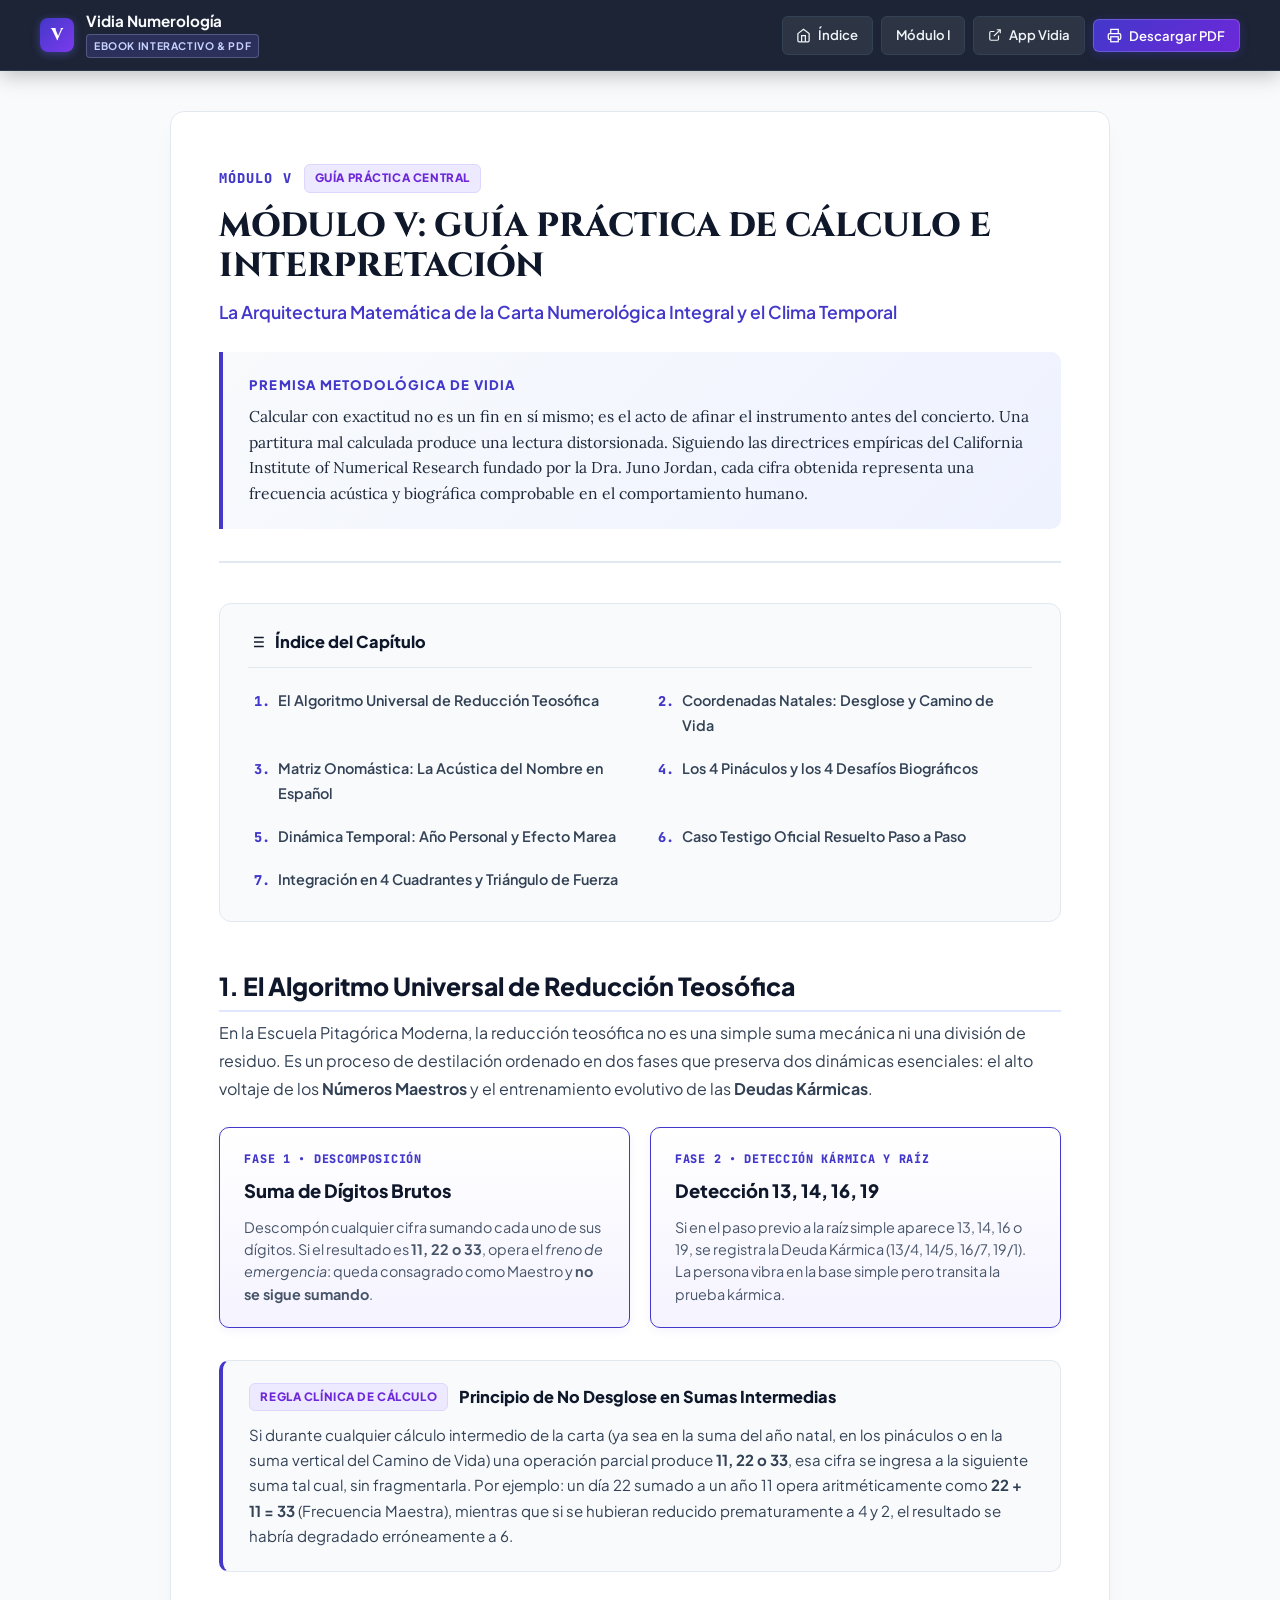
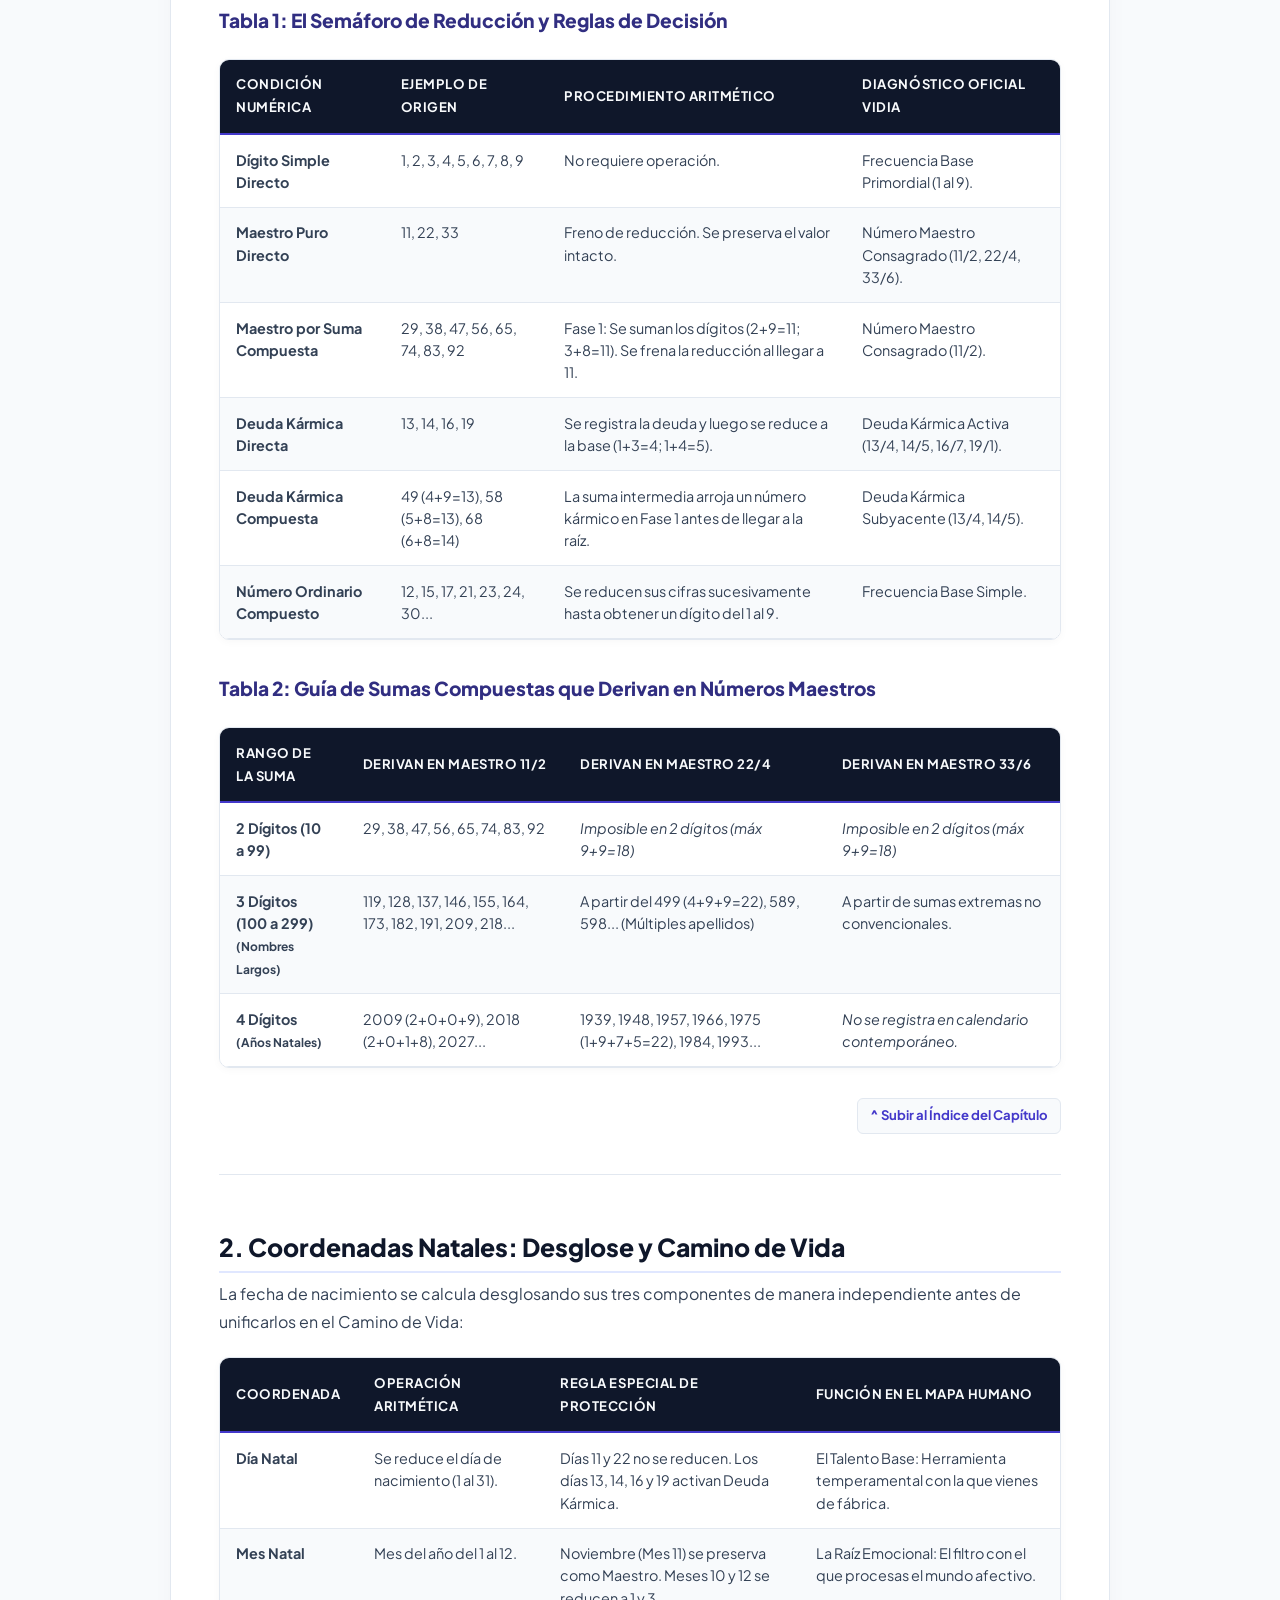
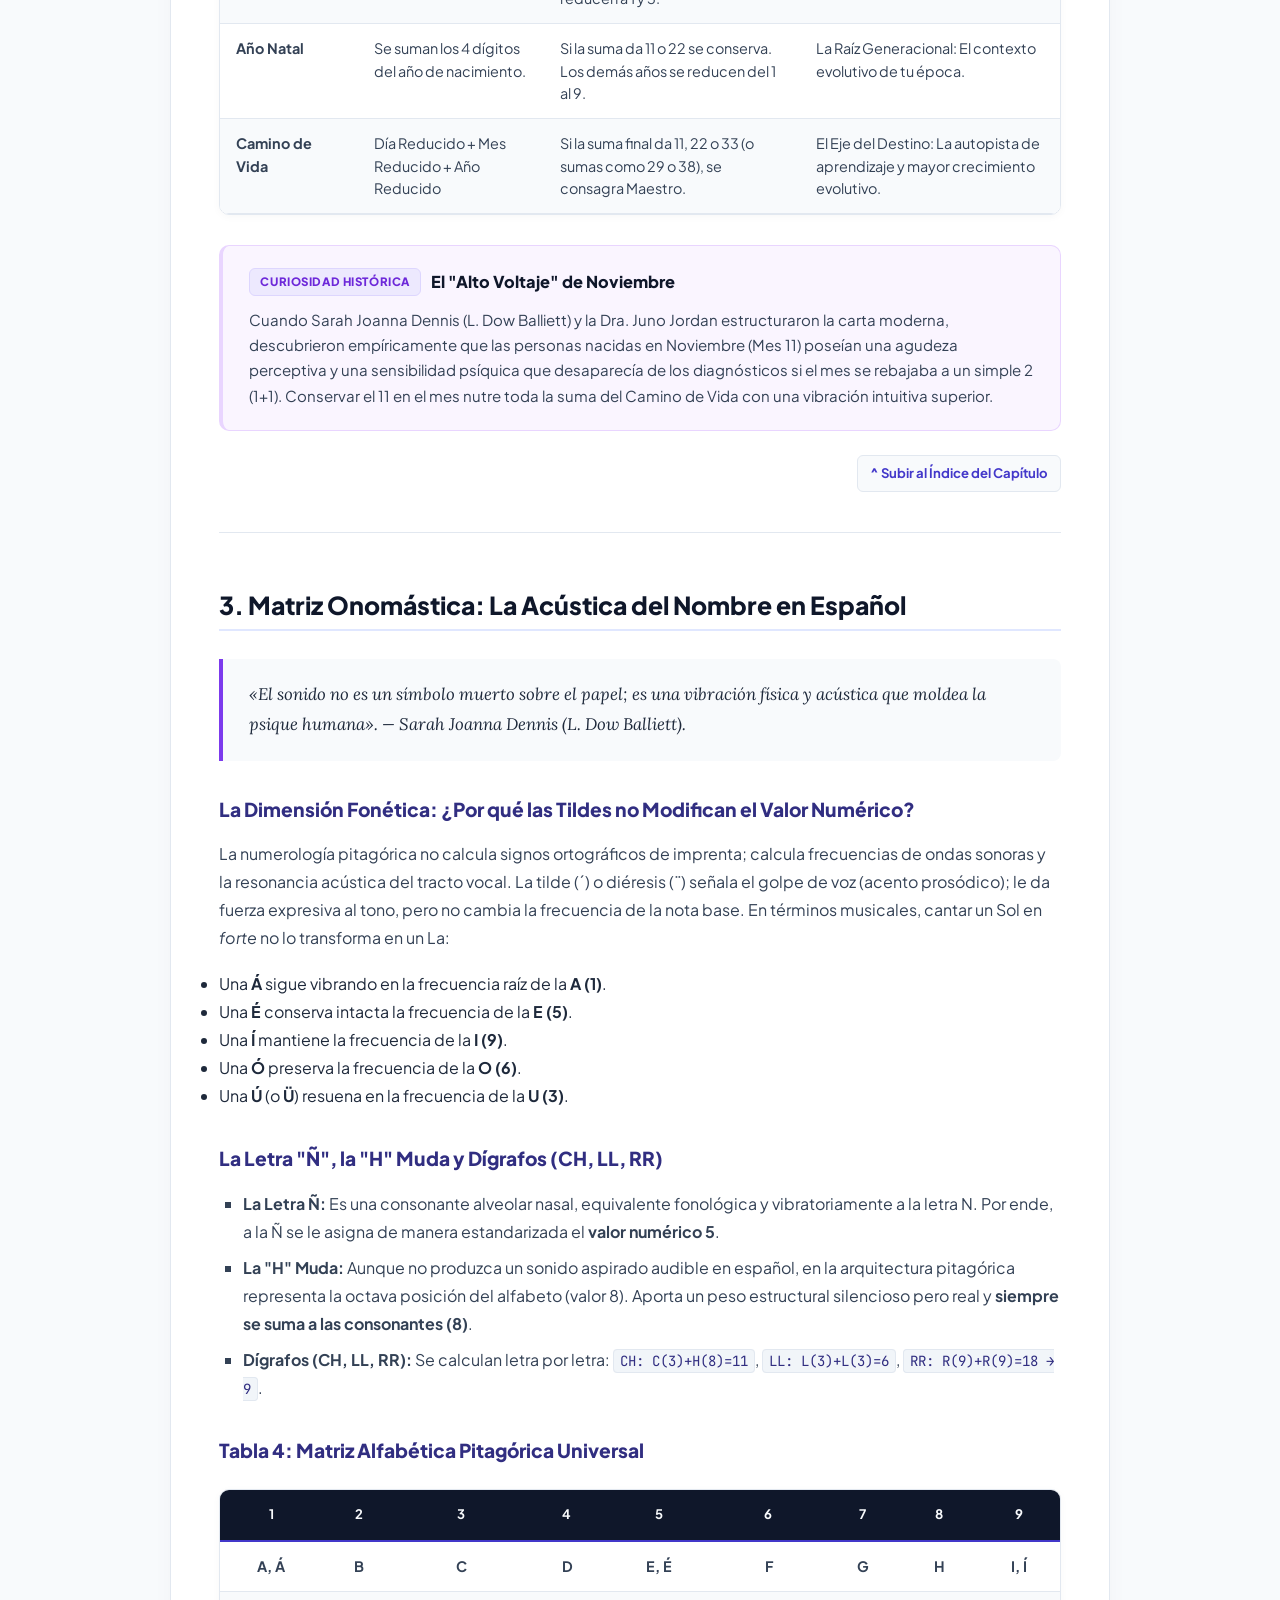
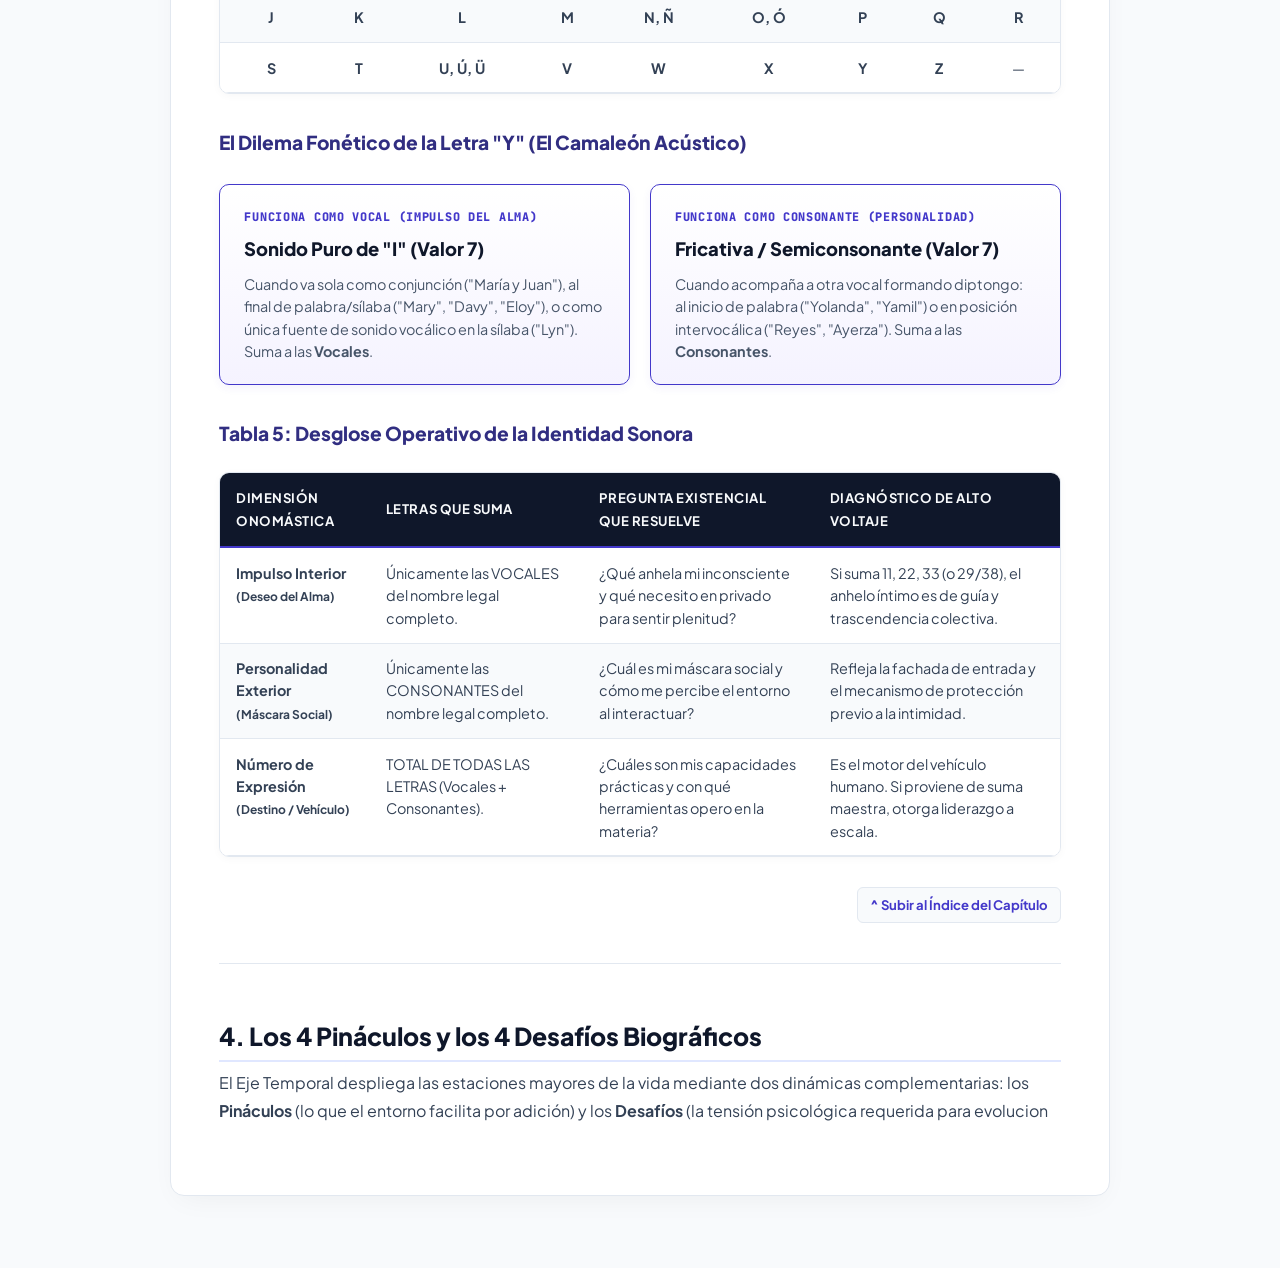
<file: modulo-5.html>
<!DOCTYPE html>
<html lang="es">
<head>
  <meta charset="UTF-8">
  <meta name="viewport" content="width=device-width, initial-scale=1.0">
  <title>MÓDULO V: Guía Práctica de Cálculo e Interpretación • Vidia</title>
  
  <!-- Tipografías editoriales idénticas a la portada y Módulo I -->
  <link rel="preconnect" href="https://fonts.googleapis.com">
  <link rel="preconnect" href="https://fonts.gstatic.com" crossorigin>
  <link href="https://fonts.googleapis.com/css2?family=Cinzel:wght@600;700;800;900&family=JetBrains+Mono:wght@500;700;800&family=Lora:ital,wght@0,400;0,600;1,400&family=Plus+Jakarta+Sans:wght@400;500;600;700;800&display=swap" rel="stylesheet">
  
  <!-- Hoja de estilos centralizada -->
  <link rel="stylesheet" href="styles.css">
</head>
<body>

  <!-- CABECERA GLOBAL OSCURA -->
  <header class="global-header no-print">
    <div class="header-container">
      <a href="index.html" class="brand-wrapper" title="Volver al índice general">
        <div class="brand-icon">V</div>
        <div>
          <div class="brand-title">Vidia Numerología</div>
          <span class="brand-badge">EBOOK INTERACTIVO &amp; PDF</span>
        </div>
      </a>

      <nav class="nav-buttons" aria-label="Navegación del curso">
        <a href="index.html" class="btn-nav" title="Volver al índice general del manual">
          <svg width="15" height="15" viewBox="0 0 24 24" fill="none" stroke="currentColor" stroke-width="2"><path d="M3 9l9-7 9 7v11a2 2 0 0 1-2 2H5a2 2 0 0 1-2-2z"></path><polyline points="9 22 9 12 15 12 15 22"></polyline></svg>
          <span>Índice</span>
        </a>

        <a href="modulo-1.html" class="btn-nav" title="Ir al Módulo I">
          <span>Módulo I</span>
        </a>

        <a href="https://vidia-portal.vercel.app/" class="btn-nav" title="Ir a la App Web principal" target="_blank" rel="noopener">
          <svg width="14" height="14" viewBox="0 0 24 24" fill="none" stroke="currentColor" stroke-width="2"><path d="M18 13v6a2 2 0 0 1-2 2H5a2 2 0 0 1-2-2V8a2 2 0 0 1 2-2h6"></path><polyline points="15 3 21 3 21 9"></polyline><line x1="10" y1="14" x2="21" y2="3"></line></svg>
          <span>App Vidia</span>
        </a>

        <button onclick="window.print()" class="btn-nav btn-nav-primary" title="Imprimir este módulo en PDF">
          <svg width="15" height="15" viewBox="0 0 24 24" fill="none" stroke="currentColor" stroke-width="2"><path d="M6 9V2h12v7M6 18H4a2 2 0 0 1-2-2v-5a2 2 0 0 1 2-2h16a2 2 0 0 1 2 2v5a2 2 0 0 1-2 2h-2"></path><rect x="6" y="14" width="12" height="8"></rect></svg>
          <span>Descargar PDF</span>
        </button>
      </nav>
    </div>
  </header>

  <!-- LIENZO EDITORIAL BLANCO -->
  <main class="main-wrapper">
    <article class="document-sheet" id="top">

      <!-- ENCABEZADO DEL MÓDULO CON TIPOGRAFÍA CINZEL -->
      <header class="module-header">
        <div class="module-meta">
          <span class="module-number">MÓDULO V</span>
          <span class="badge-tag">Guía Práctica Central</span>
        </div>
        <h1 class="module-title">MÓDULO V: GUÍA PRÁCTICA DE CÁLCULO E INTERPRETACIÓN</h1>
        <p class="module-subtitle">La Arquitectura Matemática de la Carta Numerológica Integral y el Clima Temporal</p>

        <!-- CAJA PREMISA METODOLÓGICA -->
        <div class="callout-premise">
          <div class="callout-title">Premisa Metodológica de Vidia</div>
          <p class="callout-text">
            Calcular con exactitud no es un fin en sí mismo; es el acto de afinar el instrumento antes del concierto. Una partitura mal calculada produce una lectura distorsionada. Siguiendo las directrices empíricas del California Institute of Numerical Research fundado por la Dra. Juno Jordan, cada cifra obtenida representa una frecuencia acústica y biográfica comprobable en el comportamiento humano.
          </p>
        </div>
      </header>

      <!-- TABLA DE CONTENIDOS -->
      <nav id="tabla-de-contenidos" class="toc-card no-print" aria-label="Tabla de contenidos del capítulo">
        <h2 class="toc-card-title">
          <svg width="18" height="18" viewBox="0 0 24 24" fill="none" stroke="currentColor" stroke-width="2"><line x1="8" y1="6" x2="21" y2="6"></line><line x1="8" y1="12" x2="21" y2="12"></line><line x1="8" y1="18" x2="21" y2="18"></line><line x1="3" y1="6" x2="3.01" y2="6"></line><line x1="3" y1="12" x2="3.01" y2="12"></line><line x1="3" y1="18" x2="3.01" y2="18"></line></svg>
          Índice del Capítulo
        </h2>
        <ul class="toc-list">
          <li class="toc-item"><a href="#punto-1" class="toc-link"><span class="toc-num">1.</span><span>El Algoritmo Universal de Reducción Teosófica</span></a></li>
          <li class="toc-item"><a href="#punto-2" class="toc-link"><span class="toc-num">2.</span><span>Coordenadas Natales: Desglose y Camino de Vida</span></a></li>
          <li class="toc-item"><a href="#punto-3" class="toc-link"><span class="toc-num">3.</span><span>Matriz Onomástica: La Acústica del Nombre en Español</span></a></li>
          <li class="toc-item"><a href="#punto-4" class="toc-link"><span class="toc-num">4.</span><span>Los 4 Pináculos y los 4 Desafíos Biográficos</span></a></li>
          <li class="toc-item"><a href="#punto-5" class="toc-link"><span class="toc-num">5.</span><span>Dinámica Temporal: Año Personal y Efecto Marea</span></a></li>
          <li class="toc-item"><a href="#punto-6" class="toc-link"><span class="toc-num">6.</span><span>Caso Testigo Oficial Resuelto Paso a Paso</span></a></li>
          <li class="toc-item"><a href="#punto-7" class="toc-link"><span class="toc-num">7.</span><span>Integración en 4 Cuadrantes y Triángulo de Fuerza</span></a></li>
        </ul>
      </nav>

      <!-- SECCIÓN 1: ALGORITMO DE REDUCCIÓN TEOSÓFICA -->
      <section id="punto-1" class="content-section">
        <h2 class="section-heading">1. El Algoritmo Universal de Reducción Teosófica</h2>
        <p>
          En la Escuela Pitagórica Moderna, la reducción teosófica no es una simple suma mecánica ni una división de residuo. Es un proceso de destilación ordenado en dos fases que preserva dos dinámicas esenciales: el alto voltaje de los <strong>Números Maestros</strong> y el entrenamiento evolutivo de las <strong>Deudas Kármicas</strong>.
        </p>

        <div class="architecture-box">
          <div class="arch-node">
            <div class="arch-label">FASE 1 • DESCOMPOSICIÓN</div>
            <div class="arch-value">Suma de Dígitos Brutos</div>
            <div class="arch-desc">
              Descompón cualquier cifra sumando cada uno de sus dígitos. Si el resultado es <strong>11, 22 o 33</strong>, opera el <em>freno de emergencia</em>: queda consagrado como Maestro y <strong>no se sigue sumando</strong>.
            </div>
          </div>
          <div class="arch-node highlight">
            <div class="arch-label">FASE 2 • DETECCIÓN KÁRMICA Y RAÍZ</div>
            <div class="arch-value">Detección 13, 14, 16, 19</div>
            <div class="arch-desc">
              Si en el paso previo a la raíz simple aparece 13, 14, 16 o 19, se registra la Deuda Kármica (13/4, 14/5, 16/7, 19/1). La persona vibra en la base simple pero transita la prueba kármica.
            </div>
          </div>
        </div>

        <div class="note-box note-box-history">
          <div class="note-box-header">
            <span class="badge-tag">REGLA CLÍNICA DE CÁLCULO</span>
            <h4 class="note-box-title">Principio de No Desglose en Sumas Intermedias</h4>
          </div>
          <p class="note-box-text">
            Si durante cualquier cálculo intermedio de la carta (ya sea en la suma del año natal, en los pináculos o en la suma vertical del Camino de Vida) una operación parcial produce <strong>11, 22 o 33</strong>, esa cifra se ingresa a la siguiente suma tal cual, sin fragmentarla. Por ejemplo: un día 22 sumado a un año 11 opera aritméticamente como <strong>22 + 11 = 33</strong> (Frecuencia Maestra), mientras que si se hubieran reducido prematuramente a 4 y 2, el resultado se habría degradado erróneamente a 6.
          </p>
        </div>

        <h3 class="sub-heading">Tabla 1: El Semáforo de Reducción y Reglas de Decisión</h3>
        <div class="table-container">
          <table class="data-table">
            <thead>
              <tr>
                <th>Condición Numérica</th>
                <th>Ejemplo de Origen</th>
                <th>Procedimiento Aritmético</th>
                <th>Diagnóstico Oficial Vidia</th>
              </tr>
            </thead>
            <tbody>
              <tr>
                <td><strong>Dígito Simple Directo</strong></td>
                <td>1, 2, 3, 4, 5, 6, 7, 8, 9</td>
                <td>No requiere operación.</td>
                <td>Frecuencia Base Primordial (1 al 9).</td>
              </tr>
              <tr>
                <td><strong>Maestro Puro Directo</strong></td>
                <td>11, 22, 33</td>
                <td>Freno de reducción. Se preserva el valor intacto.</td>
                <td>Número Maestro Consagrado (11/2, 22/4, 33/6).</td>
              </tr>
              <tr>
                <td><strong>Maestro por Suma Compuesta</strong></td>
                <td>29, 38, 47, 56, 65, 74, 83, 92</td>
                <td>Fase 1: Se suman los dígitos (2+9=11; 3+8=11). Se frena la reducción al llegar a 11.</td>
                <td>Número Maestro Consagrado (11/2).</td>
              </tr>
              <tr>
                <td><strong>Deuda Kármica Directa</strong></td>
                <td>13, 14, 16, 19</td>
                <td>Se registra la deuda y luego se reduce a la base (1+3=4; 1+4=5).</td>
                <td>Deuda Kármica Activa (13/4, 14/5, 16/7, 19/1).</td>
              </tr>
              <tr>
                <td><strong>Deuda Kármica Compuesta</strong></td>
                <td>49 (4+9=13), 58 (5+8=13), 68 (6+8=14)</td>
                <td>La suma intermedia arroja un número kármico en Fase 1 antes de llegar a la raíz.</td>
                <td>Deuda Kármica Subyacente (13/4, 14/5).</td>
              </tr>
              <tr>
                <td><strong>Número Ordinario Compuesto</strong></td>
                <td>12, 15, 17, 21, 23, 24, 30...</td>
                <td>Se reducen sus cifras sucesivamente hasta obtener un dígito del 1 al 9.</td>
                <td>Frecuencia Base Simple.</td>
              </tr>
            </tbody>
          </table>
        </div>

        <h3 class="sub-heading">Tabla 2: Guía de Sumas Compuestas que Derivan en Números Maestros</h3>
        <div class="table-container">
          <table class="data-table">
            <thead>
              <tr>
                <th>Rango de la Suma</th>
                <th>Derivan en Maestro 11/2</th>
                <th>Derivan en Maestro 22/4</th>
                <th>Derivan en Maestro 33/6</th>
              </tr>
            </thead>
            <tbody>
              <tr>
                <td><strong>2 Dígitos (10 a 99)</strong></td>
                <td>29, 38, 47, 56, 65, 74, 83, 92</td>
                <td><em>Imposible en 2 dígitos (máx 9+9=18)</em></td>
                <td><em>Imposible en 2 dígitos (máx 9+9=18)</em></td>
              </tr>
              <tr>
                <td><strong>3 Dígitos (100 a 299)<br><small>(Nombres Largos)</small></strong></td>
                <td>119, 128, 137, 146, 155, 164, 173, 182, 191, 209, 218...</td>
                <td>A partir del 499 (4+9+9=22), 589, 598... (Múltiples apellidos)</td>
                <td>A partir de sumas extremas no convencionales.</td>
              </tr>
              <tr>
                <td><strong>4 Dígitos<br><small>(Años Natales)</small></strong></td>
                <td>2009 (2+0+0+9), 2018 (2+0+1+8), 2027...</td>
                <td>1939, 1948, 1957, 1966, 1975 (1+9+7+5=22), 1984, 1993...</td>
                <td><em>No se registra en calendario contemporáneo.</em></td>
              </tr>
            </tbody>
          </table>
        </div>

        <div class="section-footer-nav no-print">
          <a href="#tabla-de-contenidos" class="btn-back-toc">
            <span>^ Subir al Índice del Capítulo</span>
          </a>
        </div>
      </section>

      <!-- SECCIÓN 2: COORDENADAS NATALES -->
      <section id="punto-2" class="content-section">
        <h2 class="section-heading">2. Coordenadas Natales: Desglose y Camino de Vida</h2>
        <p>
          La fecha de nacimiento se calcula desglosando sus tres componentes de manera independiente antes de unificarlos en el Camino de Vida:
        </p>

        <div class="table-container">
          <table class="data-table">
            <thead>
              <tr>
                <th>Coordenada</th>
                <th>Operación Aritmética</th>
                <th>Regla Especial de Protección</th>
                <th>Función en el Mapa Humano</th>
              </tr>
            </thead>
            <tbody>
              <tr>
                <td><strong>Día Natal</strong></td>
                <td>Se reduce el día de nacimiento (1 al 31).</td>
                <td>Días 11 y 22 no se reducen. Los días 13, 14, 16 y 19 activan Deuda Kármica.</td>
                <td>El Talento Base: Herramienta temperamental con la que vienes de fábrica.</td>
              </tr>
              <tr>
                <td><strong>Mes Natal</strong></td>
                <td>Mes del año del 1 al 12.</td>
                <td>Noviembre (Mes 11) se preserva como Maestro. Meses 10 y 12 se reducen a 1 y 3.</td>
                <td>La Raíz Emocional: El filtro con el que procesas el mundo afectivo.</td>
              </tr>
              <tr>
                <td><strong>Año Natal</strong></td>
                <td>Se suman los 4 dígitos del año de nacimiento.</td>
                <td>Si la suma da 11 o 22 se conserva. Los demás años se reducen del 1 al 9.</td>
                <td>La Raíz Generacional: El contexto evolutivo de tu época.</td>
              </tr>
              <tr>
                <td><strong>Camino de Vida</strong></td>
                <td>Día Reducido + Mes Reducido + Año Reducido</td>
                <td>Si la suma final da 11, 22 o 33 (o sumas como 29 o 38), se consagra Maestro.</td>
                <td>El Eje del Destino: La autopista de aprendizaje y mayor crecimiento evolutivo.</td>
              </tr>
            </tbody>
          </table>
        </div>

        <div class="note-box note-box-curiosity">
          <div class="note-box-header">
            <span class="badge-tag">CURIOSIDAD HISTÓRICA</span>
            <h4 class="note-box-title">El "Alto Voltaje" de Noviembre</h4>
          </div>
          <p class="note-box-text">
            Cuando Sarah Joanna Dennis (L. Dow Balliett) y la Dra. Juno Jordan estructuraron la carta moderna, descubrieron empíricamente que las personas nacidas en Noviembre (Mes 11) poseían una agudeza perceptiva y una sensibilidad psíquica que desaparecía de los diagnósticos si el mes se rebajaba a un simple 2 (1+1). Conservar el 11 en el mes nutre toda la suma del Camino de Vida con una vibración intuitiva superior.
          </p>
        </div>

        <div class="section-footer-nav no-print">
          <a href="#tabla-de-contenidos" class="btn-back-toc">
            <span>^ Subir al Índice del Capítulo</span>
          </a>
        </div>
      </section>

      <!-- SECCIÓN 3: MATRIZ ONOMÁSTICA Y ACÚSTICA EN ESPAÑOL -->
      <section id="punto-3" class="content-section">
        <h2 class="section-heading">3. Matriz Onomástica: La Acústica del Nombre en Español</h2>
        <blockquote class="quote-box">
          «El sonido no es un símbolo muerto sobre el papel; es una vibración física y acústica que moldea la psique humana». — Sarah Joanna Dennis (L. Dow Balliett).
        </blockquote>

        <h3 class="sub-heading">La Dimensión Fonética: ¿Por qué las Tildes no Modifican el Valor Numérico?</h3>
        <p>
          La numerología pitagórica no calcula signos ortográficos de imprenta; calcula frecuencias de ondas sonoras y la resonancia acústica del tracto vocal. La tilde (´) o diéresis (¨) señala el golpe de voz (acento prosódico); le da fuerza expresiva al tono, pero no cambia la frecuencia de la nota base. En términos musicales, cantar un Sol en <em>forte</em> no lo transforma en un La:
        </p>
        <ul class="styled-list">
          <li>Una <strong>Á</strong> sigue vibrando en la frecuencia raíz de la <strong>A (1)</strong>.</li>
          <li>Una <strong>É</strong> conserva intacta la frecuencia de la <strong>E (5)</strong>.</li>
          <li>Una <strong>Í</strong> mantiene la frecuencia de la <strong>I (9)</strong>.</li>
          <li>Una <strong>Ó</strong> preserva la frecuencia de la <strong>O (6)</strong>.</li>
          <li>Una <strong>Ú</strong> (o <strong>Ü</strong>) resuena en la frecuencia de la <strong>U (3)</strong>.</li>
        </ul>

        <h3 class="sub-heading">La Letra "Ñ", la "H" Muda y Dígrafos (CH, LL, RR)</h3>
        <ul style="list-style: square; margin-left: 1.5rem; margin-bottom: 1.5rem; color: var(--vidia-slate-700);">
          <li style="margin-bottom: 0.5rem;"><strong>La Letra Ñ:</strong> Es una consonante alveolar nasal, equivalente fonológica y vibratoriamente a la letra N. Por ende, a la Ñ se le asigna de manera estandarizada el <strong>valor numérico 5</strong>.</li>
          <li style="margin-bottom: 0.5rem;"><strong>La "H" Muda:</strong> Aunque no produzca un sonido aspirado audible en español, en la arquitectura pitagórica representa la octava posición del alfabeto (valor 8). Aporta un peso estructural silencioso pero real y <strong>siempre se suma a las consonantes (8)</strong>.</li>
          <li style="margin-bottom: 0.5rem;"><strong>Dígrafos (CH, LL, RR):</strong> Se calculan letra por letra: <code>CH: C(3)+H(8)=11</code>, <code>LL: L(3)+L(3)=6</code>, <code>RR: R(9)+R(9)=18 &rarr; 9</code>.</li>
        </ul>

        <h3 class="sub-heading">Tabla 4: Matriz Alfabética Pitagórica Universal</h3>
        <div class="table-container">
          <table class="data-table" style="text-align: center;">
            <thead>
              <tr>
                <th style="text-align: center;">1</th>
                <th style="text-align: center;">2</th>
                <th style="text-align: center;">3</th>
                <th style="text-align: center;">4</th>
                <th style="text-align: center;">5</th>
                <th style="text-align: center;">6</th>
                <th style="text-align: center;">7</th>
                <th style="text-align: center;">8</th>
                <th style="text-align: center;">9</th>
              </tr>
            </thead>
            <tbody>
              <tr>
                <td><strong>A, Á</strong></td>
                <td><strong>B</strong></td>
                <td><strong>C</strong></td>
                <td><strong>D</strong></td>
                <td><strong>E, É</strong></td>
                <td><strong>F</strong></td>
                <td><strong>G</strong></td>
                <td><strong>H</strong></td>
                <td><strong>I, Í</strong></td>
              </tr>
              <tr>
                <td><strong>J</strong></td>
                <td><strong>K</strong></td>
                <td><strong>L</strong></td>
                <td><strong>M</strong></td>
                <td><strong>N, Ñ</strong></td>
                <td><strong>O, Ó</strong></td>
                <td><strong>P</strong></td>
                <td><strong>Q</strong></td>
                <td><strong>R</strong></td>
              </tr>
              <tr>
                <td><strong>S</strong></td>
                <td><strong>T</strong></td>
                <td><strong>U, Ú, Ü</strong></td>
                <td><strong>V</strong></td>
                <td><strong>W</strong></td>
                <td><strong>X</strong></td>
                <td><strong>Y</strong></td>
                <td><strong>Z</strong></td>
                <td>—</td>
              </tr>
            </tbody>
          </table>
        </div>

        <h3 class="sub-heading">El Dilema Fonético de la Letra "Y" (El Camaleón Acústico)</h3>
        <div class="architecture-box">
          <div class="arch-node">
            <div class="arch-label">FUNCIONA COMO VOCAL (IMPULSO DEL ALMA)</div>
            <div class="arch-value">Sonido Puro de "I" (Valor 7)</div>
            <div class="arch-desc">
              Cuando va sola como conjunción ("María y Juan"), al final de palabra/sílaba ("Mary", "Davy", "Eloy"), o como única fuente de sonido vocálico en la sílaba ("Lyn"). Suma a las <strong>Vocales</strong>.
            </div>
          </div>
          <div class="arch-node highlight">
            <div class="arch-label">FUNCIONA COMO CONSONANTE (PERSONALIDAD)</div>
            <div class="arch-value">Fricativa / Semiconsonante (Valor 7)</div>
            <div class="arch-desc">
              Cuando acompaña a otra vocal formando diptongo: al inicio de palabra ("Yolanda", "Yamil") o en posición intervocálica ("Reyes", "Ayerza"). Suma a las <strong>Consonantes</strong>.
            </div>
          </div>
        </div>

        <h3 class="sub-heading">Tabla 5: Desglose Operativo de la Identidad Sonora</h3>
        <div class="table-container">
          <table class="data-table">
            <thead>
              <tr>
                <th>Dimensión Onomástica</th>
                <th>Letras que Suma</th>
                <th>Pregunta Existencial que Resuelve</th>
                <th>Diagnóstico de Alto Voltaje</th>
              </tr>
            </thead>
            <tbody>
              <tr>
                <td><strong>Impulso Interior<br><small>(Deseo del Alma)</small></strong></td>
                <td>Únicamente las VOCALES del nombre legal completo.</td>
                <td>¿Qué anhela mi inconsciente y qué necesito en privado para sentir plenitud?</td>
                <td>Si suma 11, 22, 33 (o 29/38), el anhelo íntimo es de guía y trascendencia colectiva.</td>
              </tr>
              <tr>
                <td><strong>Personalidad Exterior<br><small>(Máscara Social)</small></strong></td>
                <td>Únicamente las CONSONANTES del nombre legal completo.</td>
                <td>¿Cuál es mi máscara social y cómo me percibe el entorno al interactuar?</td>
                <td>Refleja la fachada de entrada y el mecanismo de protección previo a la intimidad.</td>
              </tr>
              <tr>
                <td><strong>Número de Expresión<br><small>(Destino / Vehículo)</small></strong></td>
                <td>TOTAL DE TODAS LAS LETRAS (Vocales + Consonantes).</td>
                <td>¿Cuáles son mis capacidades prácticas y con qué herramientas opero en la materia?</td>
                <td>Es el motor del vehículo humano. Si proviene de suma maestra, otorga liderazgo a escala.</td>
              </tr>
            </tbody>
          </table>
        </div>

        <div class="section-footer-nav no-print">
          <a href="#tabla-de-contenidos" class="btn-back-toc">
            <span>^ Subir al Índice del Capítulo</span>
          </a>
        </div>
      </section>

      <!-- SECCIÓN 4: PINÁCULOS Y DESAFÍOS -->
      <section id="punto-4" class="content-section">
        <h2 class="section-heading">4. Los 4 Pináculos y los 4 Desafíos Biográficos</h2>
        <p>
          El Eje Temporal despliega las estaciones mayores de la vida mediante dos dinámicas complementarias: los <strong>Pináculos</strong> (lo que el entorno facilita por adición) y los <strong>Desafíos</strong> (la tensión psicológica requerida para evolucion
</file>
<file: styles.css>
/* ==========================================================================
SISTEMA DE DISEÑO OFICIAL • MANUAL VIDIA DE NUMEROLOGÍA PITAGÓRICA
Hojas de estilo unificadas para entorno web interactivo y exportación PDF
========================================================================== */

:root {
/* Paleta Corporativa Vidia */
--vidia-primary: #4338ca;
--vidia-primary-dark: #312e81;
--vidia-primary-light: #e0e7ff;
--vidia-accent: #7c3aed;
--vidia-accent-soft: #ede9fe;

/* Escala Neutra Editorial */
--vidia-slate-900: #0f172a;
--vidia-slate-800: #1e293b;
--vidia-slate-700: #334155;
--vidia-slate-600: #475569;
--vidia-slate-500: #64748b;
--vidia-slate-400: #94a3b8;
--vidia-slate-200: #e2e8f0;
--vidia-slate-100: #f1f5f9;
--vidia-slate-50: #f8fafc;

/* Tipografías */
--font-sans: 'Plus Jakarta Sans', system-ui, -apple-system, BlinkMacSystemFont, sans-serif;
--font-serif: 'Lora', Georgia, Cambria, serif;
--font-display: 'Cinzel', Georgia, serif;
--font-mono: 'JetBrains Mono', ui-monospace, SFMono-Regular, monospace;
}

/* --------------------------------------------------------------------------
Reseteo Base y Configuración de Desplazamiento (Sticky Safe)
-------------------------------------------------------------------------- */
*, *::before, *::after {
box-sizing: border-box;
margin: 0;
padding: 0;
}

html {
font-size: 16px;
scroll-behavior: smooth;
scroll-padding-top: 84px; /* Evita que el header sticky tape los anclajes */
}

body {
font-family: var(--font-sans);
background-color: #f8fafc;
color: var(--vidia-slate-800);
line-height: 1.75;
overflow-x: visible !important;
-webkit-font-smoothing: antialiased;
text-rendering: optimizeLegibility;
}

/* --------------------------------------------------------------------------
Cabecera de Navegación Global (Sticky) - Entorno Interactivo Web Vidia
-------------------------------------------------------------------------- */
.global-header {
position: -webkit-sticky !important;
position: sticky !important;
top: 0 !important;
left: 0;
right: 0;
width: 100%;
z-index: 1000 !important;
background-color: rgba(15, 23, 42, 0.94);
backdrop-filter: blur(12px);
-webkit-backdrop-filter: blur(12px);
border-bottom: 1px solid rgba(51, 65, 85, 0.7);
box-shadow: 0 4px 20px rgba(0, 0, 0, 0.25);
padding: 0.75rem 1.5rem;
}

.header-container {
max-width: 1200px;
margin: 0 auto;
display: flex;
flex-wrap: wrap;
align-items: center;
justify-content: space-between;
gap: 1rem;
}

.brand-wrapper {
display: flex;
align-items: center;
gap: 0.75rem;
text-decoration: none;
color: inherit;
}

.brand-icon {
width: 34px;
height: 34px;
border-radius: 8px;
background: linear-gradient(135deg, #4338ca 0%, #7c3aed 100%);
color: #ffffff;
font-family: var(--font-display);
font-weight: 800;
font-size: 1.05rem;
display: flex;
align-items: center;
justify-content: center;
box-shadow: 0 2px 8px rgba(99, 102, 241, 0.4);
}

.brand-title {
font-size: 0.95rem;
font-weight: 700;
color: #f8fafc;
line-height: 1.2;
}

.brand-badge {
display: inline-block;
font-size: 0.65rem;
font-weight: 700;
text-transform: uppercase;
letter-spacing: 0.06em;
padding: 2px 7px;
border-radius: 4px;
background: rgba(99, 102, 241, 0.2);
color: #c7d2fe;
border: 1px solid rgba(199, 210, 254, 0.25);
}

.nav-buttons {
display: flex;
flex-wrap: wrap;
align-items: center;
gap: 0.5rem;
}

.btn-nav {
display: inline-flex;
align-items: center;
gap: 0.45rem;
font-family: var(--font-sans);
font-size: 0.82rem;
font-weight: 600;
padding: 0.45rem 0.85rem;
border-radius: 6px;
text-decoration: none;
border: 1px solid #334155;
background-color: rgba(255, 255, 255, 0.07);
color: #f1f5f9;
cursor: pointer;
transition: all 0.2s ease;
}

.btn-nav:hover {
background-color: rgba(255, 255, 255, 0.16);
border-color: #818cf8;
color: #ffffff;
}

.btn-nav-primary {
background: linear-gradient(135deg, #4338ca 0%, #6d28d9 100%);
color: #ffffff;
border: 1px solid rgba(255, 255, 255, 0.18);
box-shadow: 0 2px 10px rgba(67, 56, 202, 0.35);
}

.btn-nav-primary:hover {
background: linear-gradient(135deg, #4f46e5 0%, #7c3aed 100%);
transform: translateY(-1px);
}

/* --------------------------------------------------------------------------
Lienzo Editorial Principal (Hoja de Documento)
-------------------------------------------------------------------------- */
.main-wrapper {
max-width: 980px;
margin: 2.5rem auto 4.5rem auto;
padding: 0 1.25rem;
}

.document-sheet {
background-color: #ffffff;
border: 1px solid var(--vidia-slate-200);
border-radius: 14px;
padding: 3.25rem 3rem;
box-shadow: 0 10px 30px -10px rgba(15, 23, 42, 0.06);
}

/* --------------------------------------------------------------------------
Portada del Libro (Index) y Encabezados de Módulo
-------------------------------------------------------------------------- */
.hero-cover {
text-align: center;
padding: 2.5rem 1rem 3rem 1rem;
border-bottom: 2px solid var(--vidia-slate-200);
}

.hero-tag {
display: inline-block;
font-size: 0.78rem;
font-weight: 800;
text-transform: uppercase;
letter-spacing: 0.12em;
padding: 6px 16px;
border-radius: 9999px;
background: var(--vidia-primary-light);
color: var(--vidia-primary);
border: 1px solid #c7d2fe;
margin-bottom: 1.25rem;
}

.hero-title {
font-family: var(--font-display);
font-size: 2.45rem;
font-weight: 800;
color: var(--vidia-slate-900);
line-height: 1.15;
margin-bottom: 0.75rem;
}

.hero-subtitle {
font-size: 1.15rem;
font-weight: 600;
color: var(--vidia-primary);
margin-bottom: 1.75rem;
}

.hero-image-box {
margin: 1.75rem auto;
text-align: center;
}

.hero-matrix-img {
border-radius: 12px;
box-shadow: 0 8px 24px rgba(15, 23, 42, 0.08);
}

.hero-author {
font-size: 0.92rem;
color: var(--vidia-slate-500);
margin-top: 1.75rem;
line-height: 1.6;
}

.module-header {
border-bottom: 2px solid var(--vidia-slate-200);
padding-bottom: 2rem;
margin-bottom: 2.5rem;
}

.module-meta {
display: flex;
align-items: center;
gap: 0.75rem;
margin-bottom: 0.85rem;
}

.module-number {
font-family: var(--font-mono);
font-size: 0.85rem;
font-weight: 800;
color: var(--vidia-primary);
letter-spacing: 0.08em;
}

.module-title {
font-family: var(--font-display);
font-size: 2.1rem;
font-weight: 800;
color: var(--vidia-slate-900);
line-height: 1.2;
margin-bottom: 0.65rem;
}

.module-subtitle {
font-size: 1.1rem;
font-weight: 600;
color: var(--vidia-primary);
margin-bottom: 1.5rem;
}

/* --------------------------------------------------------------------------
Tipografía Editorial y Jerarquía de Secciones
-------------------------------------------------------------------------- */
.content-section {
margin-bottom: 3.5rem;
padding-bottom: 2.5rem;
border-bottom: 1px solid var(--vidia-slate-200);
}

.content-section:last-of-type {
border-bottom: none;
margin-bottom: 1rem;
padding-bottom: 0;
}

.section-heading {
font-size: 1.55rem;
font-weight: 800;
color: var(--vidia-slate-900);
line-height: 1.3;
margin-bottom: 0.4rem;
padding-bottom: 0.5rem;
border-bottom: 2px solid var(--vidia-primary-light);
}

.section-subtext {
font-size: 0.95rem;
font-weight: 700;
color: var(--vidia-primary);
margin-bottom: 1.35rem;
letter-spacing: 0.01em;
}

.sub-heading {
font-size: 1.2rem;
font-weight: 800;
color: var(--vidia-primary-dark);
margin-top: 2rem;
margin-bottom: 0.85rem;
}

p {
margin-bottom: 1.15rem;
color: var(--vidia-slate-700);
}

code {
font-family: var(--font-mono);
font-size: 0.88em;
background-color: var(--vidia-slate-100);
color: var(--vidia-primary-dark);
padding: 2px 6px;
border-radius: 4px;
border: 1px solid var(--vidia-slate-200);
}

/* --------------------------------------------------------------------------
Cajas de Llamada, Citas, Premisas y Notas Técnicas
-------------------------------------------------------------------------- */
.callout-premise {
background: linear-gradient(135deg, #f8fafc 0%, #eef2ff 100%);
border-left: 4px solid var(--vidia-primary);
border-radius: 0 10px 10px 0;
padding: 1.35rem 1.65rem;
margin-top: 1.25rem;
}

.callout-title {
font-size: 0.82rem;
font-weight: 800;
text-transform: uppercase;
letter-spacing: 0.08em;
color: var(--vidia-primary);
margin-bottom: 0.45rem;
}

.callout-text {
font-family: var(--font-serif);
font-size: 0.98rem;
color: var(--vidia-slate-800);
margin-bottom: 0;
line-height: 1.65;
}

blockquote.quote-box {
margin: 1.75rem 0;
padding: 1.35rem 1.65rem;
background-color: var(--vidia-slate-50);
border-left: 4px solid var(--vidia-accent);
font-family: var(--font-serif);
font-style: italic;
font-size: 1.05rem;
color: var(--vidia-slate-800);
border-radius: 0 8px 8px 0;
}

.note-box {
border-radius: 10px;
padding: 1.4rem 1.65rem;
margin: 1.5rem 0;
border: 1px solid var(--vidia-slate-200);
}

.note-box-history {
background-color: #f8fafc;
border-left: 4px solid var(--vidia-primary);
}

.note-box-curiosity {
background-color: #faf5ff;
border-left: 4px solid var(--vidia-accent);
border-color: #e9d5ff;
}

.note-box-header {
display: flex;
flex-wrap: wrap;
align-items: center;
gap: 0.65rem;
margin-bottom: 0.65rem;
}

.note-box-title {
font-size: 1.02rem;
font-weight: 800;
color: var(--vidia-slate-900);
margin: 0;
}

.note-box-text {
font-size: 0.94rem;
color: var(--vidia-slate-700);
margin-bottom: 0;
line-height: 1.68;
}

.badge-tag {
display: inline-block;
font-size: 0.72rem;
font-weight: 800;
padding: 3px 10px;
border-radius: 6px;
text-transform: uppercase;
letter-spacing: 0.05em;
background-color: var(--vidia-accent-soft);
color: #6d28d9;
border: 1px solid #ddd6fe;
}

/* --------------------------------------------------------------------------
Tabla de Contenidos (TOC Card)
-------------------------------------------------------------------------- */
.toc-card {
background-color: var(--vidia-slate-50);
border: 1px solid var(--vidia-slate-200);
border-radius: 12px;
padding: 1.5rem 1.75rem;
margin-bottom: 3rem;
}

.toc-card-title {
font-size: 1.02rem;
font-weight: 800;
color: var(--vidia-slate-900);
display: flex;
align-items: center;
gap: 0.55rem;
margin-bottom: 1rem;
padding-bottom: 0.65rem;
border-bottom: 1px solid var(--vidia-slate-200);
}

.toc-list {
list-style: none;
display: grid;
grid-template-columns: repeat(auto-fit, minmax(340px, 1fr));
gap: 0.6rem 1.5rem;
}

.toc-link {
display: flex;
align-items: baseline;
gap: 0.5rem;
text-decoration: none;
font-size: 0.9rem;
font-weight: 600;
color: var(--vidia-slate-700);
padding: 0.25rem 0.4rem;
border-radius: 6px;
transition: all 0.15s ease;
}

.toc-link:hover {
background-color: var(--vidia-primary-light);
color: var(--vidia-primary-dark);
}

.toc-num {
font-family: var(--font-mono);
font-weight: 800;
color: var(--vidia-primary);
font-size: 0.85rem;
}

/* --------------------------------------------------------------------------
Tablas Técnicas de Datos
-------------------------------------------------------------------------- */
.table-container {
width: 100%;
overflow-x: auto;
margin: 1.35rem 0 1.85rem 0;
border-radius: 10px;
border: 1px solid var(--vidia-slate-200);
box-shadow: 0 2px 8px rgba(15, 23, 42, 0.03);
}

.data-table {
width: 100%;
border-collapse: collapse;
font-size: 0.9rem;
text-align: left;
background-color: #ffffff;
}

.data-table thead {
background-color: var(--vidia-slate-900);
color: #f8fafc;
}

.data-table th {
padding: 0.85rem 1rem;
font-weight: 700;
font-size: 0.82rem;
text-transform: uppercase;
letter-spacing: 0.04em;
border-bottom: 2px solid var(--vidia-primary);
}

.data-table td {
padding: 0.85rem 1rem;
border-bottom: 1px solid var(--vidia-slate-200);
color: var(--vidia-slate-700);
vertical-align: top;
line-height: 1.55;
}

.data-table tbody tr:nth-child(even) {
background-color: #f8fafc;
}

.data-table tbody tr:hover {
background-color: #eef2ff;
}

/* --------------------------------------------------------------------------
Cajas de Arquitectura / Tarjetas Destacadas (Centrado automático en impar)
-------------------------------------------------------------------------- */
.architecture-box {
display: flex;
flex-wrap: wrap;
justify-content: center;
gap: 1.25rem;
margin: 1.5rem 0 2rem 0;
}

.arch-node,
.arch-node.highlight {
flex: 1 1 340px;
max-width: calc(50% - 0.65rem);
background: linear-gradient(180deg, #ffffff 0%, #f5f3ff 100%);
border: 1.5px solid var(--vidia-primary);
border-radius: 10px;
padding: 1.35rem 1.5rem;
box-shadow: 0 3px 10px rgba(67, 56, 202, 0.06);
}

.arch-label {
font-family: var(--font-mono);
font-size: 0.74rem;
font-weight: 800;
text-transform: uppercase;
letter-spacing: 0.06em;
color: var(--vidia-primary);
margin-bottom: 0.35rem;
}

.arch-value {
font-size: 1.15rem;
font-weight: 800;
color: var(--vidia-slate-900);
margin-bottom: 0.5rem;
}

.arch-desc {
font-size: 0.9rem;
color: var(--vidia-slate-600);
line-height: 1.55;
}

/* --------------------------------------------------------------------------
Cuadrículas de Síntesis, Casos Clínicos y Cuadrantes (Centrado en impar)
-------------------------------------------------------------------------- */
.summary-box {
background: linear-gradient(135deg, #f8fafc 0%, #f5f3ff 100%);
border: 2px solid #ddd6fe;
border-radius: 12px;
padding: 2rem;
margin: 2.75rem 0 2.5rem 0;
}

.summary-title {
font-size: 1.2rem;
font-weight: 800;
color: var(--vidia-slate-900);
}

.summary-grid {
display: flex;
flex-wrap: wrap;
justify-content: center;
gap: 1.25rem;
}

.summary-col {
flex: 1 1 340px;
max-width: calc(50% - 0.65rem);
background-color: #ffffff;
border: 1px solid var(--vidia-slate-200);
border-radius: 10px;
padding: 1.35rem 1.5rem;
box-shadow: 0 2px 6px rgba(15, 23, 42, 0.03);
}

.summary-col h5 {
font-family: var(--font-mono);
font-size: 0.8rem;
font-weight: 800;
text-transform: uppercase;
letter-spacing: 0.05em;
color: var(--vidia-primary);
margin-bottom: 0.65rem;
padding-bottom: 0.45rem;
border-bottom: 1px solid var(--vidia-slate-100);
}

.summary-col p {
font-size: 0.9rem;
color: var(--vidia-slate-700);
margin-bottom: 0;
line-height: 1.6;
}

/* --------------------------------------------------------------------------
Tarjetas de Módulos (Index General)
-------------------------------------------------------------------------- */
.print-panel {
background: #ffffff;
border: 2px solid var(--vidia-primary-light);
border-radius: 12px;
padding: 1.5rem;
margin: 2.5rem 0 3rem 0;
}

.print-panel-header {
display: flex;
flex-wrap: wrap;
align-items: center;
justify-content: space-between;
gap: 1rem;
}

.print-panel-title {
font-size: 1.05rem;
font-weight: 800;
color: var(--vidia-slate-900);
display: flex;
align-items: center;
gap: 0.5rem;
}

.print-actions {
display: flex;
flex-wrap: wrap;
gap: 0.75rem;
}

.btn-print-full {
background: var(--vidia-primary);
color: #ffffff;
padding: 0.65rem 1.25rem;
border-radius: 8px;
font-weight: 700;
font-size: 0.88rem;
border: none;
text-decoration: none;
cursor: pointer;
display: inline-flex;
align-items: center;
gap: 0.5rem;
transition: background 0.2s ease;
}

.btn-print-full:hover {
background: var(--vidia-primary-dark);
}

.btn-print-outline {
background: #ffffff;
color: var(--vidia-slate-700);
border: 1px solid #cbd5e1;
padding: 0.65rem 1rem;
border-radius: 8px;
font-weight: 600;
font-size: 0.85rem;
cursor: pointer;
display: inline-flex;
align-items: center;
gap: 0.45rem;
transition: all 0.2s ease;
}

.btn-print-outline:hover {
background: var(--vidia-slate-50);
border-color: var(--vidia-primary);
color: var(--vidia-primary);
}

.modules-grid {
display: flex;
flex-direction: column;
gap: 1.5rem;
margin-top: 1.5rem;
}

.module-card {
background: #ffffff;
border: 2px solid var(--vidia-primary);
border-radius: 12px;
padding: 1.75rem 2rem;
box-shadow: 0 4px 16px rgba(67, 56, 202, 0.06);
display: flex;
flex-direction: column;
gap: 0.75rem;
transition: transform 0.2s ease, box-shadow 0.2s ease;
}

.module-card:hover {
transform: translateY(-2px);
box-shadow: 0 8px 24px rgba(67, 56, 202, 0.12);
}

.module-card-top {
display: flex;
flex-wrap: wrap;
align-items: center;
justify-content: space-between;
gap: 0.75rem;
}

.module-card-num {
font-family: var(--font-mono);
font-weight: 800;
font-size: 0.82rem;
color: var(--vidia-primary);
letter-spacing: 0.08em;
}

.module-card-title {
font-size: 1.3rem;
font-weight: 800;
color: var(--vidia-slate-900);
line-height: 1.3;
}

.module-card-desc {
font-size: 0.95rem;
color: var(--vidia-slate-600);
line-height: 1.6;
margin-bottom: 0;
}

.module-card-footer {
display: flex;
flex-wrap: wrap;
align-items: center;
justify-content: space-between;
border-top: 1px solid var(--vidia-slate-100);
padding-top: 1rem;
margin-top: 0.5rem;
gap: 0.75rem;
}

.topics-pill {
font-size: 0.78rem;
font-weight: 600;
color: var(--vidia-slate-500);
}

.btn-read {
padding: 0.55rem 1.1rem;
border-radius: 6px;
background: var(--vidia-primary);
color: #ffffff;
text-decoration: none;
font-weight: 700;
font-size: 0.85rem;
display: inline-flex;
align-items: center;
gap: 0.35rem;
transition: background 0.2s ease;
}

.btn-read:hover {
background: var(--vidia-primary-dark);
}

/* --------------------------------------------------------------------------
Bloque Comercial / Puente al Siguiente Módulo
-------------------------------------------------------------------------- */
.commercial-box {
background: linear-gradient(135deg, #0f172a 0%, #1e1b4b 100%);
color: #f8fafc;
border-radius: 14px;
padding: 2.25rem 2.5rem;
margin: 2.5rem 0 1.5rem 0;
box-shadow: 0 12px 28px rgba(15, 23, 42, 0.2);
}

.commercial-badge {
display: inline-block;
font-family: var(--font-mono);
font-size: 0.74rem;
font-weight: 800;
letter-spacing: 0.08em;
padding: 4px 12px;
border-radius: 9999px;
background: rgba(129, 140, 248, 0.2);
color: #c7d2fe;
border: 1px solid rgba(199, 210, 254, 0.3);
margin-bottom: 1rem;
}

.commercial-title {
font-size: 1.45rem;
font-weight: 800;
color: #ffffff;
margin-bottom: 0.85rem;
line-height: 1.3;
}

.commercial-desc {
color: #cbd5e1;
font-size: 0.96rem;
line-height: 1.65;
margin-bottom: 1rem;
}

.commercial-lock-card {
background: rgba(255, 255, 255, 0.06);
border: 1px solid rgba(148, 163, 184, 0.25);
border-radius: 10px;
padding: 1.15rem 1.35rem;
margin: 1.5rem 0;
}

.commercial-lock-card p {
color: #e2e8f0;
font-size: 0.9rem;
margin-bottom: 0;
}

.btn-checkout {
display: inline-flex;
align-items: center;
gap: 0.6rem;
background: linear-gradient(135deg, #6366f1 0%, #8b5cf6 100%);
color: #ffffff;
font-weight: 700;
font-size: 0.95rem;
padding: 0.85rem 1.5rem;
border-radius: 8px;
text-decoration: none;
box-shadow: 0 4px 15px rgba(99, 102, 241, 0.4);
transition: transform 0.2s ease, box-shadow 0.2s ease;
}

.btn-checkout:hover {
transform: translateY(-2px);
box-shadow: 0 6px 20px rgba(99, 102, 241, 0.55);
}

/* --------------------------------------------------------------------------
Navegación al Pie de Cada Sección y Footer Global
-------------------------------------------------------------------------- */
.section-footer-nav {
display: flex;
justify-content: flex-end;
margin-top: 1.5rem;
}

.btn-back-toc {
font-size: 0.82rem;
font-weight: 700;
color: var(--vidia-primary);
text-decoration: none;
padding: 0.35rem 0.75rem;
border-radius: 6px;
background-color: var(--vidia-slate-50);
border: 1px solid var(--vidia-slate-200);
transition: all 0.15s ease;
}

.btn-back-toc:hover {
background-color: var(--vidia-primary-light);
border-color: var(--vidia-primary);
}

.global-footer {
background-color: #0f172a;
border-top: 1px solid #1e293b;
padding: 2.5rem 1.5rem;
color: #94a3b8;
font-size: 0.85rem;
margin-top: 4rem;
}

.footer-container {
max-width: 980px;
margin: 0 auto;
display: flex;
flex-direction: column;
gap: 1.25rem;
}

.footer-top, .footer-bottom {
display: flex;
flex-wrap: wrap;
justify-content: space-between;
align-items: center;
gap: 1rem;
}

.footer-brand {
display: flex;
align-items: center;
gap: 0.65rem;
font-weight: 700;
color: #f8fafc;
}

.footer-bottom {
border-top: 1px solid #1e293b;
padding-top: 1.25rem;
}

.footer-bottom a, .btn-back-top {
color: #818cf8;
text-decoration: none;
font-weight: 600;
display: inline-flex;
align-items: center;
gap: 0.35rem;
}

.footer-bottom a:hover, .btn-back-top:hover {
color: #c7d2fe;
}

/* --------------------------------------------------------------------------
Responsividad Móvil y Reglas de Impresión (PDF)
-------------------------------------------------------------------------- */
@media (max-width: 768px) {
.document-sheet {
padding: 2rem 1.35rem;
}
.hero-title {
font-size: 1.85rem;
}
.module-title {
font-size: 1.65rem;
}
.toc-list {
grid-template-columns: 1fr;
}
.arch-node,
.arch-node.highlight,
.summary-col {
max-width: 100%;
flex-basis: 100%;
}
.module-card {
padding: 1.35rem;
}
.commercial-box {
padding: 1.75rem 1.35rem;
}
}

@media print {
.no-print,
.global-header,
.toc-card,
.section-footer-nav,
.commercial-box {
display: none !important;
}

body {
background-color: #ffffff;
font-size: 11pt;
line-height: 1.55;
}

.main-wrapper {
max-width: 100%;
margin: 0;
padding: 0;
}

.document-sheet {
border: none;
box-shadow: none;
padding: 0;
}

.table-container,
.note-box,
.summary-col,
.arch-node {
break-inside: avoid;
page-break-inside: avoid;
}

.global-footer {
background-color: #ffffff;
color: #475569;
border-top: 1px solid #cbd5e1;
margin-top: 2rem;
padding: 1rem 0;
}

.footer-brand {
color: #0f172a;
}
}
</file>
